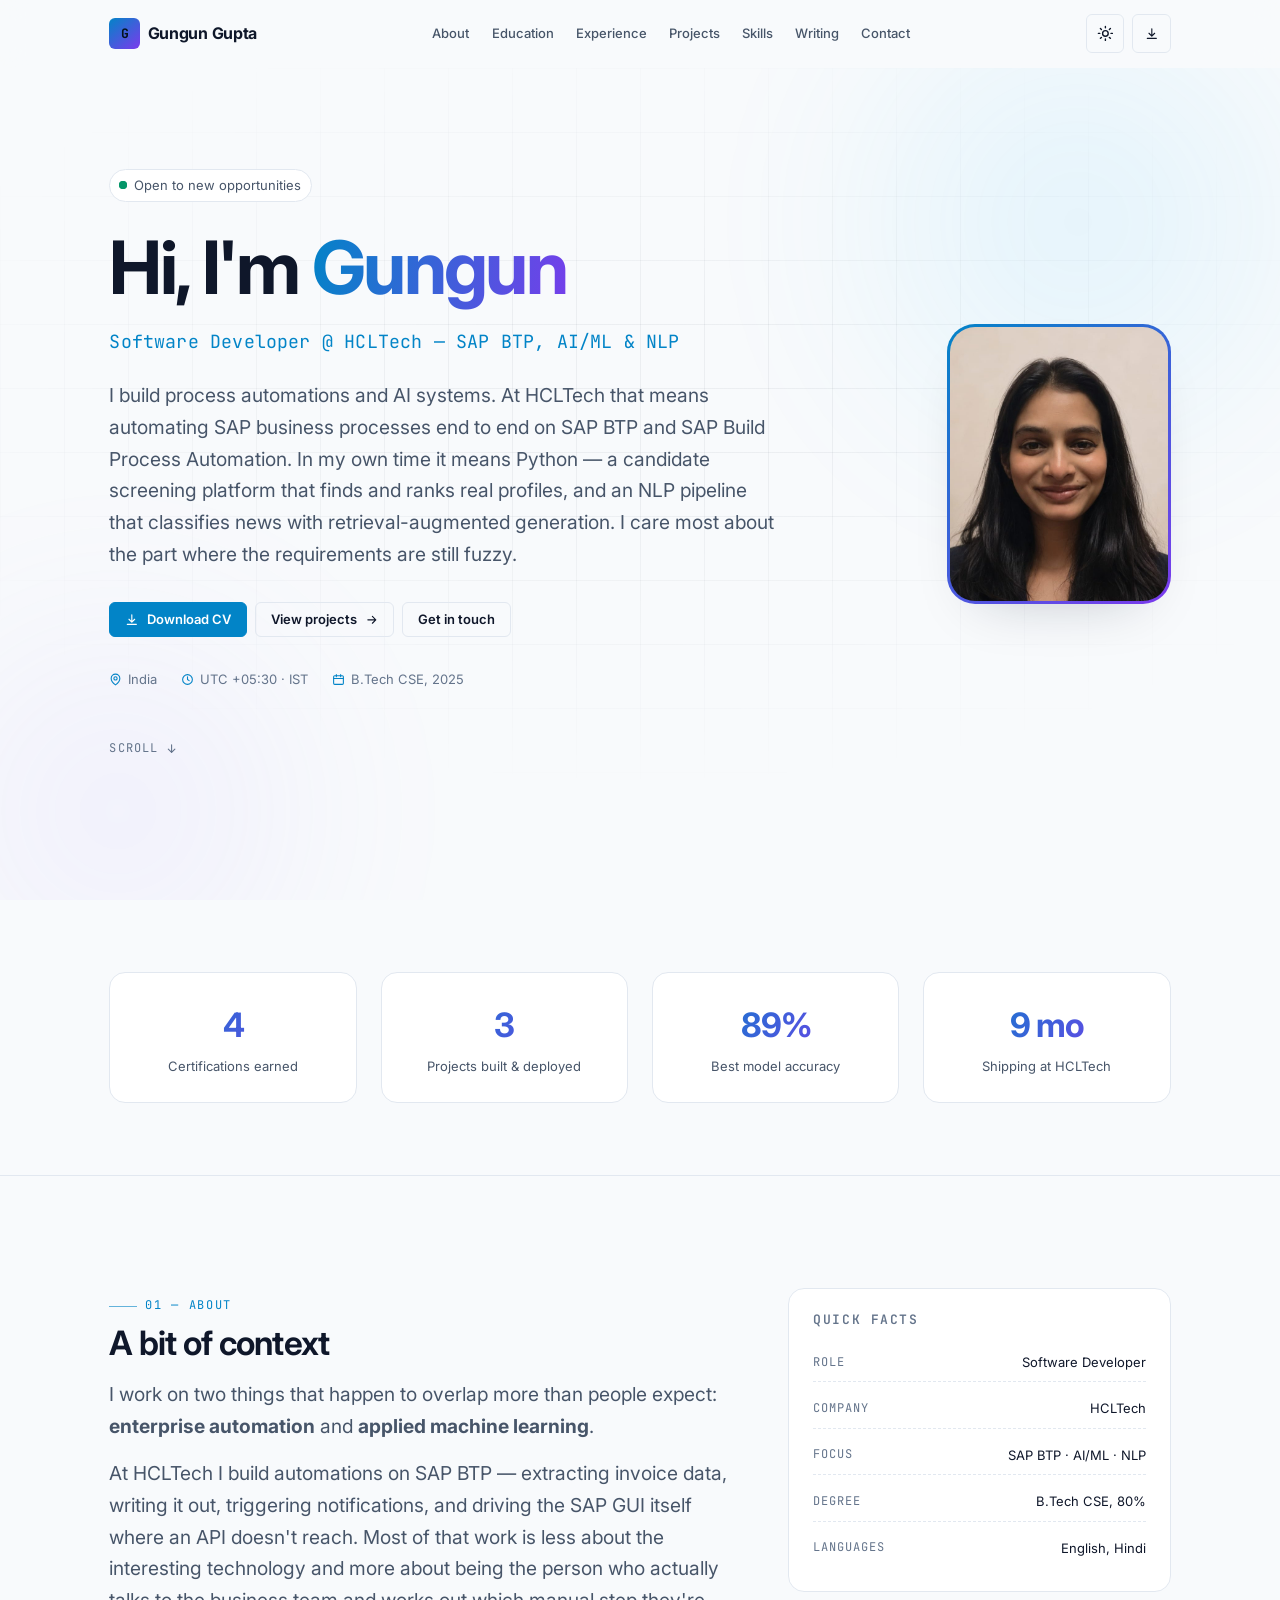
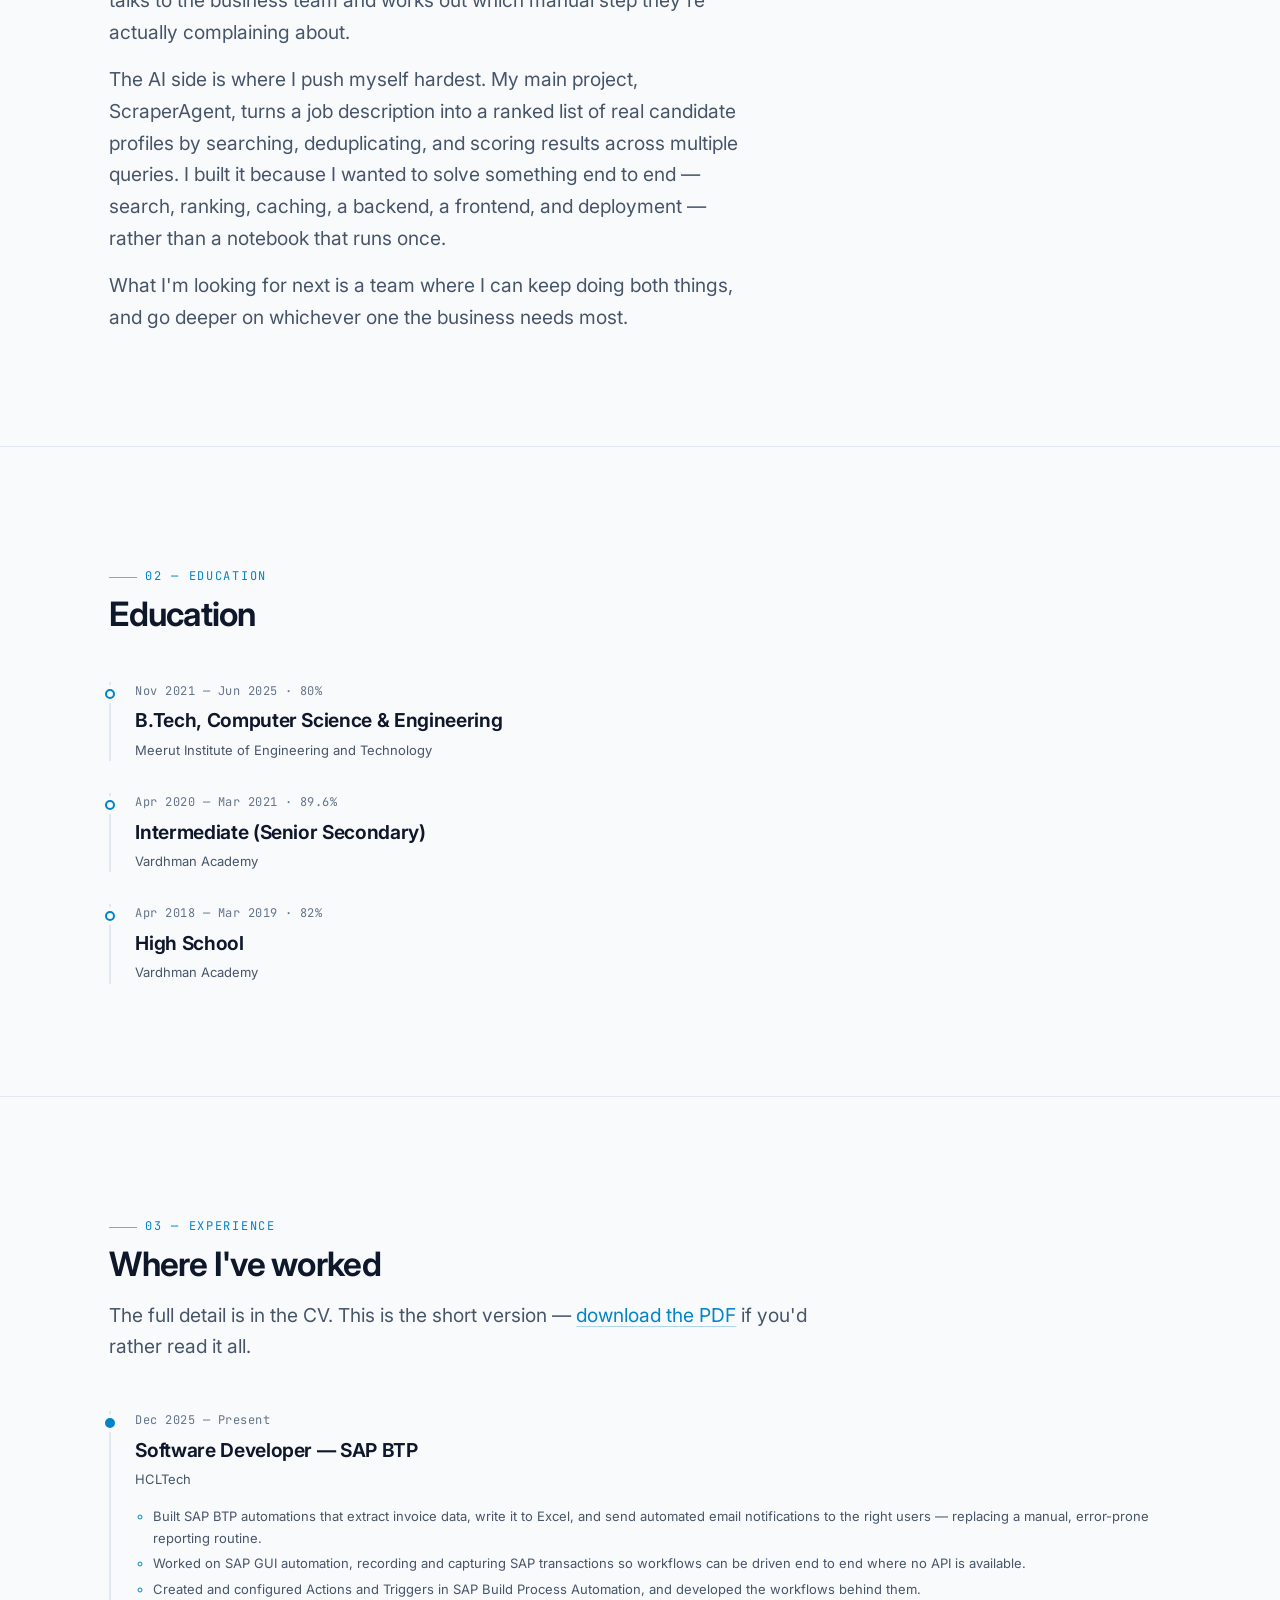
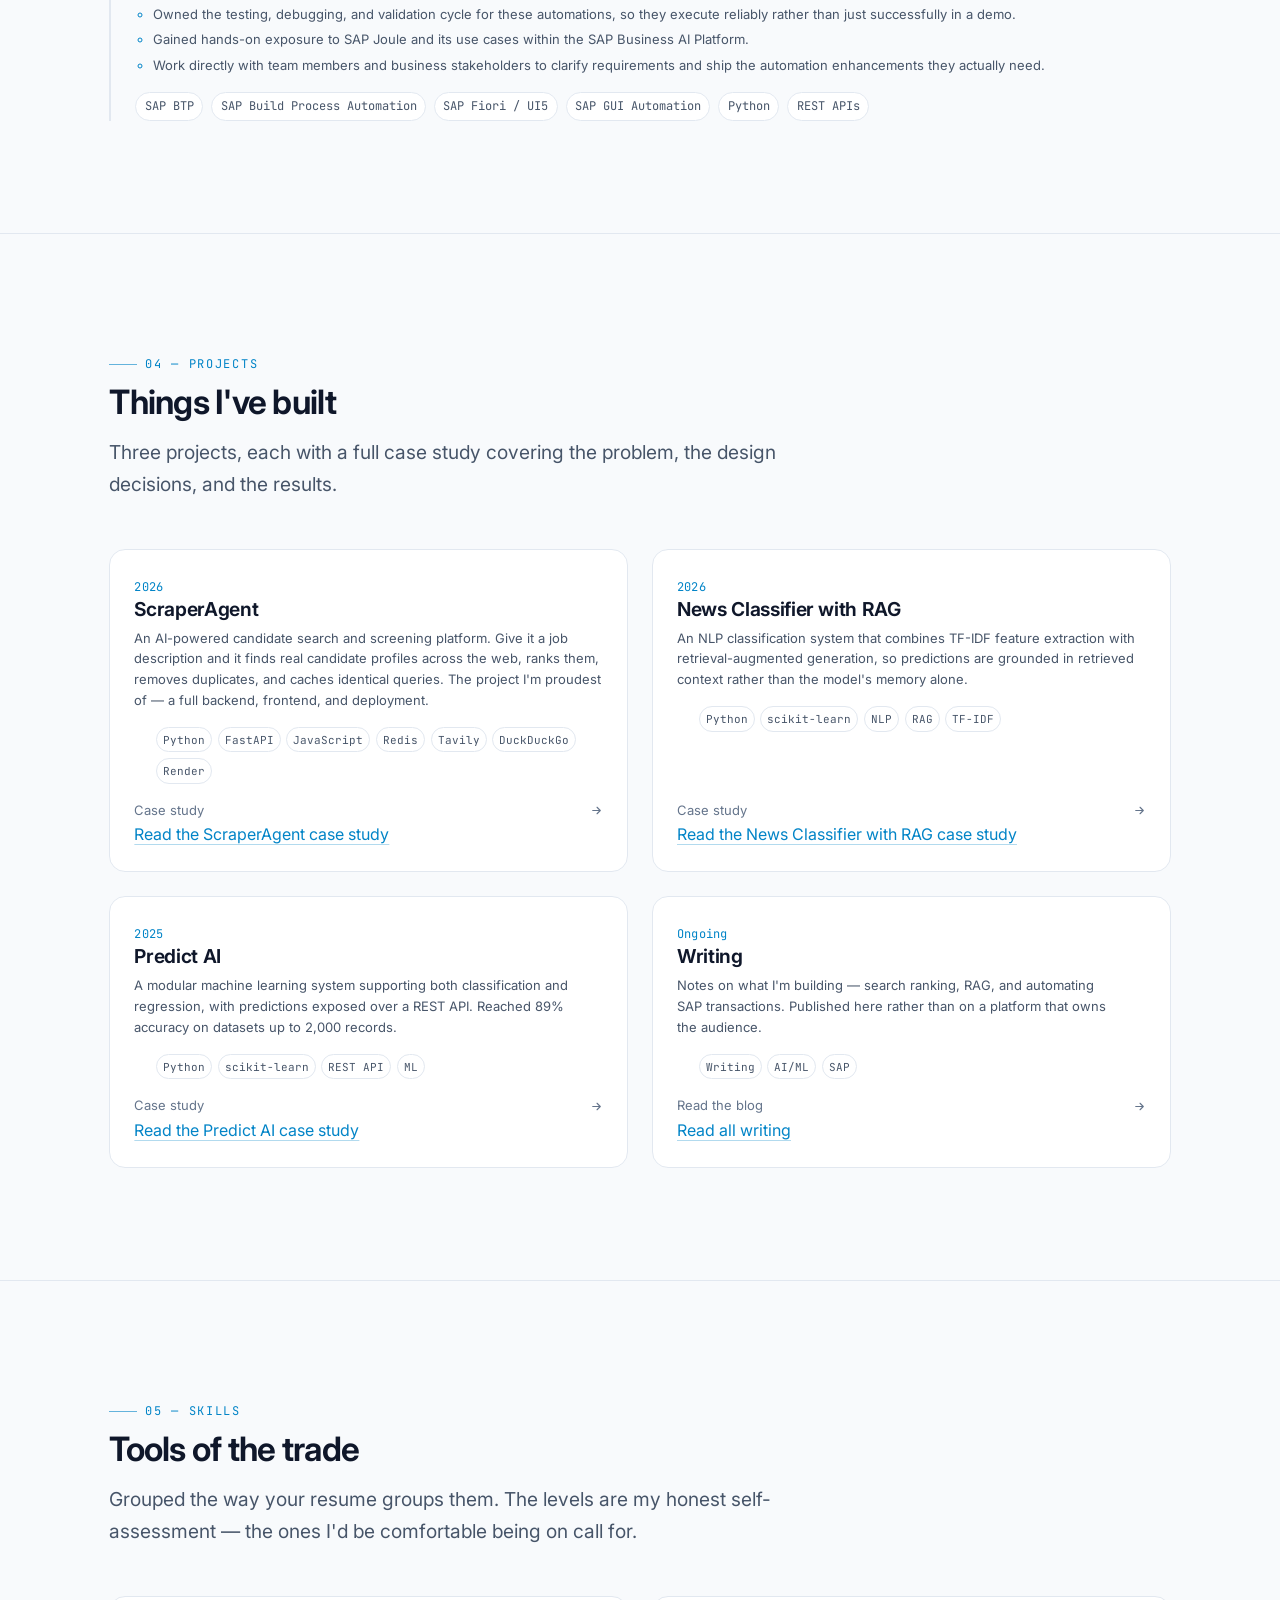
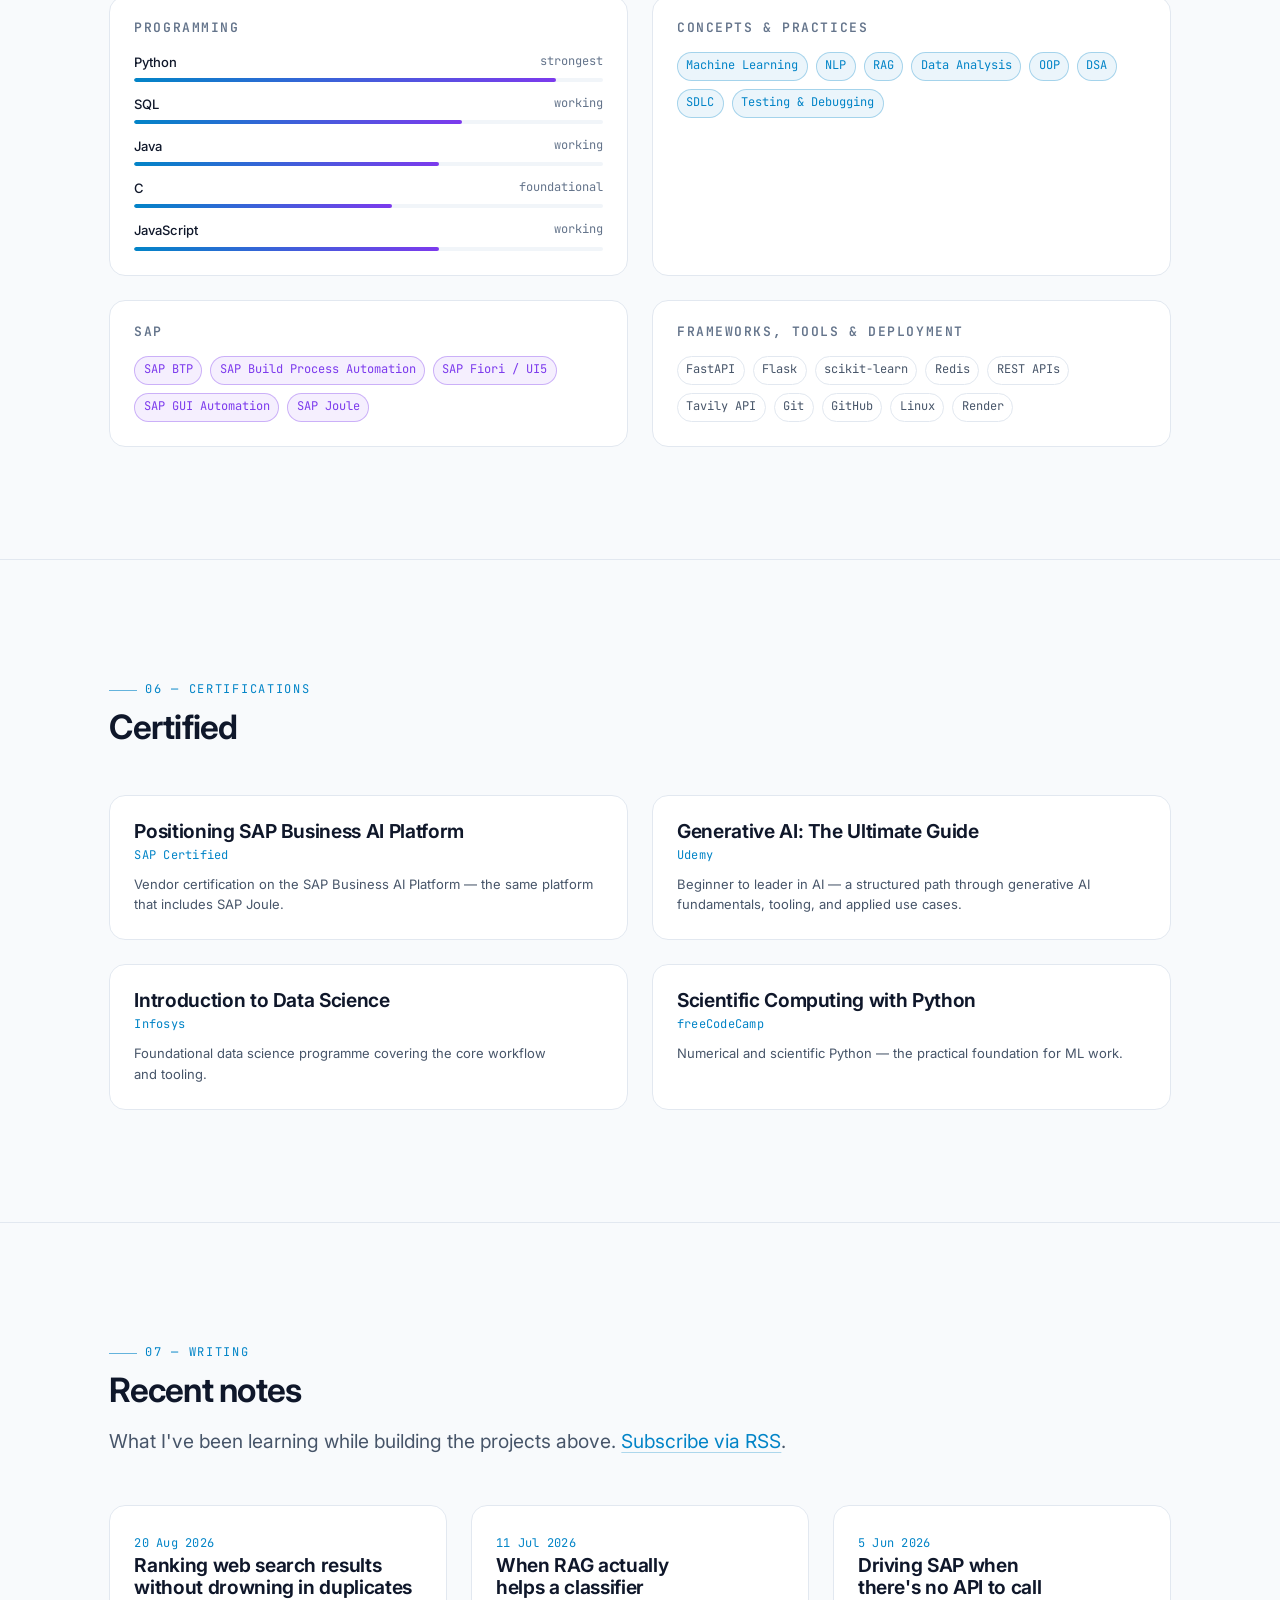
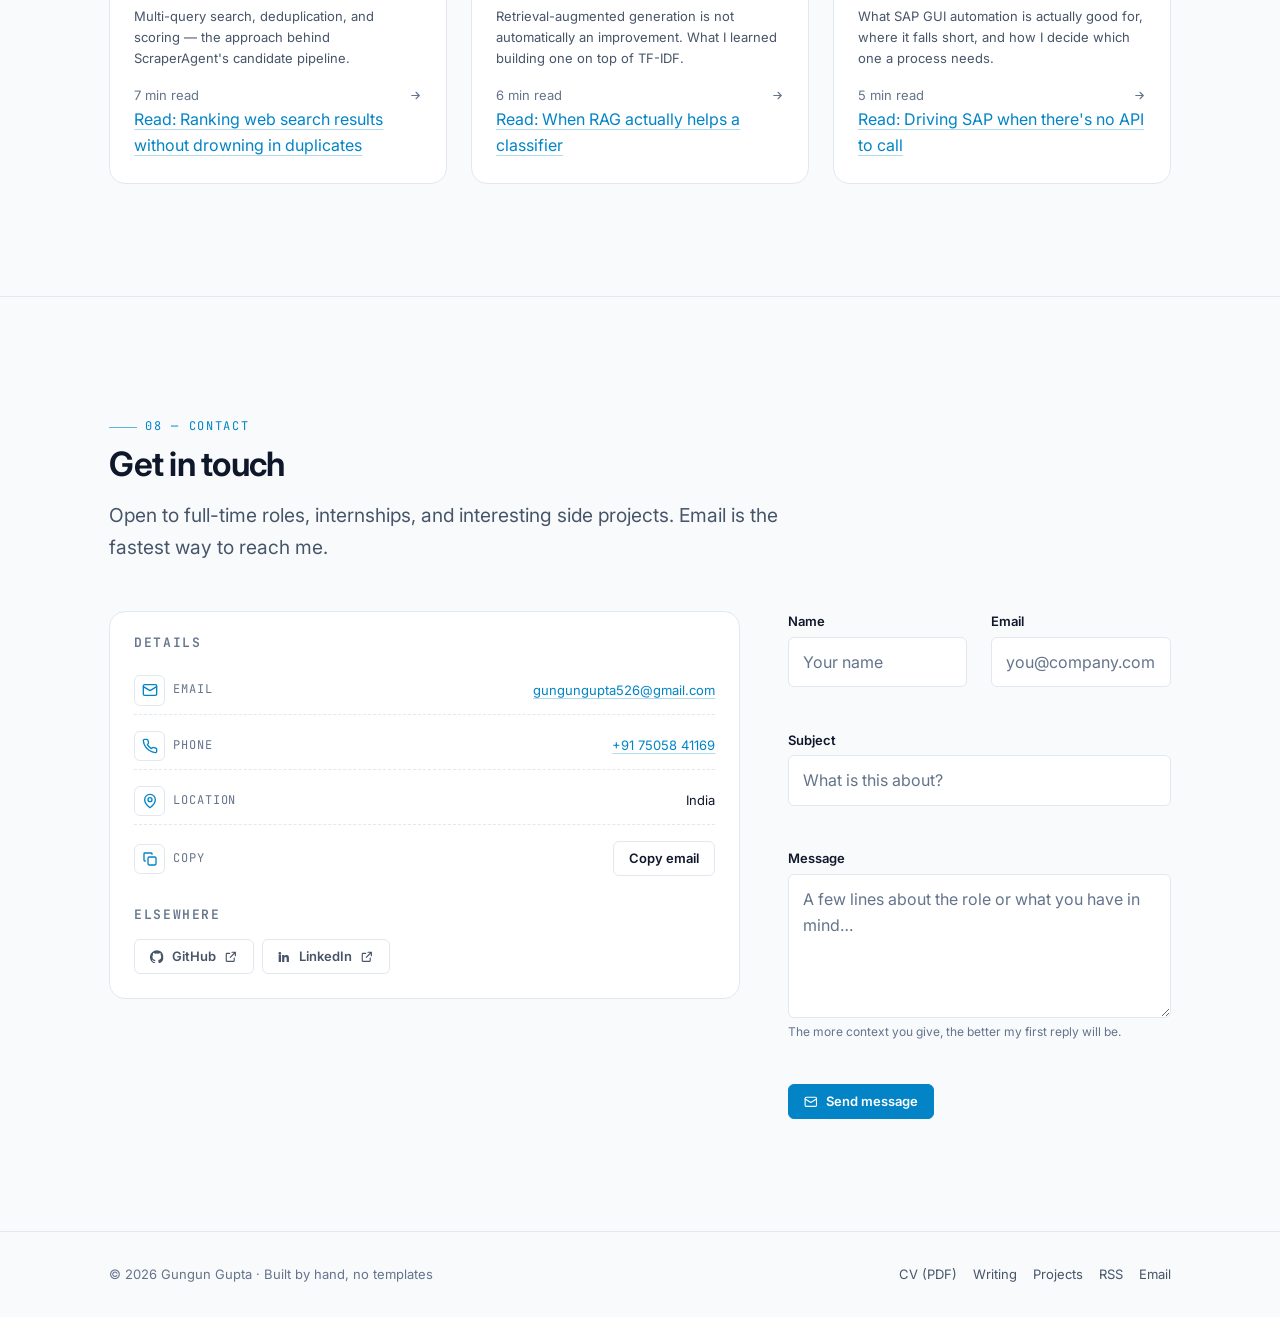
<file: index.html>
<!DOCTYPE html>
<html lang="en" data-theme="dark">
<head>
<meta charset="utf-8">
<meta name="viewport" content="width=device-width, initial-scale=1">

<!-- ============================================================
     SITE IDENTITY  ◄◄◄  1. EDIT THESE, then the same values in
     blog/index.html, projects/index.html, 404.html,
     sitemap.xml, feed.xml and robots.txt
     ============================================================ -->
<title>Gungun Gupta — Software Developer | SAP BTP, AI/ML &amp; NLP</title>
<meta name="description" content="Gungun Gupta is a software developer at HCLTech working on SAP BTP, SAP Build Process Automation, and AI/ML systems in Python. Projects, experience, and certifications.">
<meta name="author" content="Gungun Gupta">
<link rel="canonical" href="https://gungungupta7525.github.io/MyProfile/">

<!-- Open Graph / social preview -->
<meta property="og:type" content="website">
<meta property="og:title" content="Gungun Gupta — Software Developer | SAP BTP, AI/ML &amp; NLP">
<meta property="og:description" content="SAP BTP automation, SAP Build Process Automation, and AI/ML systems in Python. Projects, experience, and certifications.">
<meta property="og:url" content="https://gungungupta7525.github.io/MyProfile/">
<meta property="og:image" content="https://gungungupta7525.github.io/MyProfile/assets/img/og-image.svg">
<meta property="og:site_name" content="Gungun Gupta">
<meta name="twitter:card" content="summary_large_image">
<meta name="twitter:title" content="Gungun Gupta — Software Developer">
<meta name="twitter:description" content="SAP BTP automation and AI/ML systems in Python.">
<meta name="twitter:image" content="https://gungungupta7525.github.io/MyProfile/assets/img/og-image.svg">

<meta name="theme-color" content="#070a10">
<meta name="color-scheme" content="dark light">
<link rel="icon" href="assets/img/favicon.svg" type="image/svg+xml">
<link rel="apple-touch-icon" href="assets/img/apple-touch-icon.png">
<link rel="manifest" href="manifest.webmanifest">
<link rel="alternate" type="application/rss+xml" title="Gungun Gupta — Writing" href="feed.xml">

<!-- Fonts: preconnect, then load -->
<link rel="preconnect" href="https://fonts.googleapis.com">
<link rel="preconnect" href="https://fonts.gstatic.com" crossorigin>
<link rel="stylesheet" href="https://fonts.googleapis.com/css2?family=Inter:wght@400;500;600;700&family=JetBrains+Mono:wght@400;500;600&display=swap">

<link rel="stylesheet" href="assets/css/style.css">

<!-- Apply the saved theme before first paint so there is no flash of dark
     background on a light-theme reload. -->
<script>
  (function () {
    try {
      var saved = localStorage.getItem("theme");
      var system = window.matchMedia("(prefers-color-scheme: light)").matches ? "light" : "dark";
      document.documentElement.setAttribute("data-theme", saved || system);
    } catch (e) {}
  })();
</script>
</head>

<body>

<!-- Icon sprite. Reference one with an SVG element whose href points at a
     symbol id, e.g. href="#icon-mail". The full sprite only lives on this
     page; subpages inline the two or three icons they need. -->
<svg width="0" height="0" style="position:absolute" aria-hidden="true" focusable="false">
  <defs>
    <symbol id="icon-sun" viewBox="0 0 24 24" fill="none" stroke="currentColor" stroke-width="2" stroke-linecap="round">
      <circle cx="12" cy="12" r="4"/><path d="M12 2v2M12 20v2M4.9 4.9l1.4 1.4M17.7 17.7l1.4 1.4M2 12h2M20 12h2M4.9 19.1l1.4-1.4M17.7 6.3l1.4-1.4"/>
    </symbol>
    <symbol id="icon-moon" viewBox="0 0 24 24" fill="none" stroke="currentColor" stroke-width="2" stroke-linecap="round" stroke-linejoin="round">
      <path d="M21 12.8A9 9 0 1 1 11.2 3a7 7 0 0 0 9.8 9.8z"/>
    </symbol>
    <symbol id="icon-arrow-right" viewBox="0 0 24 24" fill="none" stroke="currentColor" stroke-width="2" stroke-linecap="round" stroke-linejoin="round"><path d="M5 12h14M13 6l6 6-6 6"/></symbol>
    <symbol id="icon-arrow-down" viewBox="0 0 24 24" fill="none" stroke="currentColor" stroke-width="2" stroke-linecap="round" stroke-linejoin="round"><path d="M12 5v14M6 13l6 6 6-6"/></symbol>
    <symbol id="icon-arrow-up-left" viewBox="0 0 24 24" fill="none" stroke="currentColor" stroke-width="2" stroke-linecap="round" stroke-linejoin="round"><path d="M17 17 7 7M7 7h10M7 7v10"/></symbol>
    <symbol id="icon-location" viewBox="0 0 24 24" fill="none" stroke="currentColor" stroke-width="2" stroke-linecap="round" stroke-linejoin="round"><path d="M20 10c0 6-8 12-8 12s-8-6-8-12a8 8 0 0 1 16 0z"/><circle cx="12" cy="10" r="3"/></symbol>
    <symbol id="icon-mail" viewBox="0 0 24 24" fill="none" stroke="currentColor" stroke-width="2" stroke-linecap="round" stroke-linejoin="round"><rect x="2" y="4" width="20" height="16" rx="2"/><path d="m2 7 10 6 10-6"/></symbol>
    <symbol id="icon-phone" viewBox="0 0 24 24" fill="none" stroke="currentColor" stroke-width="2" stroke-linecap="round" stroke-linejoin="round"><path d="M22 16.9v3a2 2 0 0 1-2.2 2 19.8 19.8 0 0 1-8.6-3.1 19.5 19.5 0 0 1-6-6A19.8 19.8 0 0 1 2 4.2 2 2 0 0 1 4 2h3a2 2 0 0 1 2 1.7c.1 1 .4 1.9.7 2.8a2 2 0 0 1-.5 2.1L8.1 9.9a16 16 0 0 0 6 6l1.3-1.1a2 2 0 0 1 2.1-.5c.9.3 1.8.6 2.8.7a2 2 0 0 1 1.7 2z"/></symbol>
    <symbol id="icon-github" viewBox="0 0 24 24" fill="currentColor"><path d="M12 .5a12 12 0 0 0-3.8 23.4c.6.1.8-.3.8-.6v-2c-3.3.7-4-1.6-4-1.6-.6-1.4-1.4-1.8-1.4-1.8-1-.7.1-.7.1-.7 1.2.1 1.8 1.2 1.8 1.2 1 1.8 2.8 1.3 3.5 1 .1-.8.4-1.3.7-1.6-2.7-.3-5.5-1.3-5.5-5.9 0-1.3.5-2.4 1.2-3.2-.1-.3-.5-1.5.1-3.2 0 0 1-.3 3.3 1.2a11.5 11.5 0 0 1 6 0C17.4 5 18.4 5.3 18.4 5.3c.6 1.7.2 2.9.1 3.2.8.8 1.2 1.9 1.2 3.2 0 4.6-2.8 5.6-5.5 5.9.4.4.8 1.1.8 2.2v3.3c0 .3.2.7.8.6A12 12 0 0 0 12 .5z"/></symbol>
    <symbol id="icon-linkedin" viewBox="0 0 24 24" fill="currentColor"><path d="M4.98 3.5a2.5 2.5 0 1 0 0 5 2.5 2.5 0 0 0 0-5zM3 9h4v12H3zM9 9h3.8v1.7h.1a4.2 4.2 0 0 1 3.8-2.1c4 0 4.3 2.5 4.3 5.9V21h-4v-5.6c0-1.3 0-3-1.9-3s-2.2 1.4-2.2 2.9V21H9z"/></symbol>
    <symbol id="icon-download" viewBox="0 0 24 24" fill="none" stroke="currentColor" stroke-width="2" stroke-linecap="round" stroke-linejoin="round"><path d="M12 3v12M7 11l5 5 5-5M4 20h16"/></symbol>
    <symbol id="icon-external" viewBox="0 0 24 24" fill="none" stroke="currentColor" stroke-width="2" stroke-linecap="round" stroke-linejoin="round"><path d="M14 4h6v6M20 4l-9 9M18 14v5a1 1 0 0 1-1 1H5a1 1 0 0 1-1-1V7a1 1 0 0 1 1-1h5"/></symbol>
    <symbol id="icon-copy" viewBox="0 0 24 24" fill="none" stroke="currentColor" stroke-width="2" stroke-linecap="round" stroke-linejoin="round"><rect x="9" y="9" width="12" height="12" rx="2"/><path d="M5 15H4a1 1 0 0 1-1-1V4a1 1 0 0 1 1-1h10a1 1 0 0 1 1 1v1"/></symbol>
    <symbol id="icon-calendar" viewBox="0 0 24 24" fill="none" stroke="currentColor" stroke-width="2" stroke-linecap="round" stroke-linejoin="round"><rect x="3" y="5" width="18" height="16" rx="2"/><path d="M3 10h18M8 3v4M16 3v4"/></symbol>
    <symbol id="icon-clock" viewBox="0 0 24 24" fill="none" stroke="currentColor" stroke-width="2" stroke-linecap="round" stroke-linejoin="round"><circle cx="12" cy="12" r="9"/><path d="M12 7v5l3 2"/></symbol>
    <symbol id="icon-check" viewBox="0 0 24 24" fill="none" stroke="currentColor" stroke-width="2.5" stroke-linecap="round" stroke-linejoin="round"><path d="M20 6 9 17l-5-5"/></symbol>
  </defs>
</svg>

<a class="skip-link" href="#main">Skip to content</a>

<!-- ===================== HEADER ===================== -->
<header class="header" data-header>
  <div class="container header__inner">

    <a class="brand" href="index.html">
      <span class="brand__mark" aria-hidden="true">G</span>
      <span>Gungun Gupta</span>
    </a>

    <nav class="nav" data-nav aria-label="Primary">
      <a class="nav__link" href="#about">About</a>
      <a class="nav__link" href="#education">Education</a>
      <a class="nav__link" href="#experience">Experience</a>
      <a class="nav__link" href="#projects">Projects</a>
      <a class="nav__link" href="#skills">Skills</a>
      <a class="nav__link" href="blog/">Writing</a>
      <a class="nav__link" href="#contact">Contact</a>
    </nav>

    <div class="header__actions">
      <button class="btn btn--ghost btn--icon theme-toggle" type="button"
              data-theme-toggle aria-label="Switch to light theme" aria-pressed="false">
        <svg class="theme-toggle__moon" aria-hidden="true"><use href="#icon-moon"/></svg>
        <svg class="theme-toggle__sun" aria-hidden="true"><use href="#icon-sun"/></svg>
      </button>

      <a class="btn btn--ghost btn--icon" href="cv/gungun-cv.pdf" download
         aria-label="Download CV as PDF" title="Download CV (PDF)">
        <svg class="btn__icon" aria-hidden="true"><use href="#icon-download"/></svg>
      </a>

      <button class="nav-toggle" type="button" data-nav-toggle
              aria-expanded="false" aria-label="Open menu">
        <span class="nav-toggle__bars" aria-hidden="true"></span>
      </button>
    </div>

  </div>
</header>

<main id="main">

  <!-- ===================== HERO ===================== -->
  <section class="hero">
    <div class="hero__glow hero__glow--1" aria-hidden="true"></div>
    <div class="hero__glow hero__glow--2" aria-hidden="true"></div>
    <div class="hero__grid" aria-hidden="true"></div>

    <div class="container hero__inner hero__inner--portrait">

      <div>
        <p class="hero__status">
          <span class="hero__status-dot" aria-hidden="true"></span>
          Open to new opportunities
        </p>

        <h1 class="hero__title">Hi, I'm <em>Gungun</em></h1>

        <p class="hero__role">
          Software Developer @ HCLTech — SAP BTP, AI/ML &amp; NLP
        </p>

        <!-- Written from the SUMMARY section of your resume. Reword freely —
             this is the one paragraph every visitor and every recruiter reads. -->
        <p class="hero__summary">
          I build process automations and AI systems. At HCLTech that means
          automating SAP business processes end to end on SAP BTP and SAP Build
          Process Automation. In my own time it means Python — a candidate
          screening platform that finds and ranks real profiles, and an NLP
          pipeline that classifies news with retrieval-augmented generation.
          I care most about the part where the requirements are still fuzzy.
        </p>

        <div class="hero__actions btn-row">
          <a class="btn btn--primary" href="cv/gungun-cv.pdf" download>
            <svg class="btn__icon" aria-hidden="true"><use href="#icon-download"/></svg>
            Download CV
          </a>
          <a class="btn btn--ghost" href="#projects">
            View projects
            <svg class="btn__icon" aria-hidden="true"><use href="#icon-arrow-right"/></svg>
          </a>
          <a class="btn btn--ghost" href="#contact">Get in touch</a>
        </div>

        <!-- EDIT: add your city. Time zone is inferred from the phone number
             in your resume — change it if you list a different location. -->
        <div class="hero__meta">
          <span class="hero__meta-item">
            <svg aria-hidden="true"><use href="#icon-location"/></svg>
            <!-- TODO: your city -->
            India
          </span>
          <span class="hero__meta-item">
            <svg aria-hidden="true"><use href="#icon-clock"/></svg>
            UTC +05:30 · IST
          </span>
          <span class="hero__meta-item">
            <svg aria-hidden="true"><use href="#icon-calendar"/></svg>
            B.Tech CSE, 2025
          </span>
        </div>

        <a class="hero__scroll" href="#about">
          Scroll
          <svg aria-hidden="true"><use href="#icon-arrow-down"/></svg>
        </a>
      </div>

      <!-- ==============================================================
           ▼▼▼  YOUR PHOTO  ▼▼▼

           Already done: assets/img/portrait.jpg is a 708x885 (4:5) crop,
           framed on the head with your neck and shoulders visible.

           To replace it: crop to a 4:5 shape (portrait orientation) and
           save it over that path. The hero shows it in a rounded rectangle,
           so 4:5 is what fits without the browser re-cropping it. Around
           710x890 is plenty — it displays at most 224px wide.
           Keep the file under ~150KB so the page stays fast.

           If the file is ever missing, the letter "G" shows instead of a
           broken-image icon — no code changes needed either way.
           ============================================================== -->
      <div class="hero__portrait" data-portrait>
        <img src="assets/img/portrait.jpg" width="708" height="885"
             alt="Gungun Gupta" decoding="async">
        <span class="hero__portrait__initial" aria-hidden="true">G</span>
      </div>

    </div>
  </section>

  <!-- ===================== STATS =====================
       Every number here is taken from your resume. Do not inflate them —
       recruiters ask how you measured, and these are easy to check. -->
  <section class="section section--tight" aria-label="At a glance">
    <div class="container">
      <ul class="stats reveal">
        <li class="stats__item">
          <div class="stats__value"><span data-count-to="4" data-count-suffix="">4</span></div>
          <div class="stats__label">Certifications earned</div>
        </li>
        <li class="stats__item">
          <div class="stats__value"><span data-count-to="3" data-count-suffix="">3</span></div>
          <div class="stats__label">Projects built &amp; deployed</div>
        </li>
        <li class="stats__item">
          <div class="stats__value"><span data-count-to="89" data-count-suffix="%">89%</span></div>
          <div class="stats__label">Best model accuracy</div>
        </li>
        <li class="stats__item">
          <div class="stats__value"><span data-count-to="9" data-count-suffix=" mo">9 mo</span></div>
          <div class="stats__label">Shipping at HCLTech</div>
        </li>
      </ul>
    </div>
  </section>

  <!-- ===================== ABOUT ===================== -->
  <section class="section" id="about">
    <div class="container">
      <div class="split">
        <div class="reveal">
          <p class="section__eyebrow">01 — About</p>
          <h2>A bit of context</h2>

          <div class="section__lede">
            <p>
              I work on two things that happen to overlap more than people
              expect: <strong>enterprise automation</strong> and
              <strong>applied machine learning</strong>.
            </p>
            <p style="margin-top:var(--space-sm)">
              At HCLTech I build automations on SAP BTP — extracting invoice data,
              writing it out, triggering notifications, and driving the SAP GUI
              itself where an API doesn't reach. Most of that work is less about
              the interesting technology and more about being the person who
              actually talks to the business team and works out which manual step
              they're actually complaining about.
            </p>
            <p style="margin-top:var(--space-sm)">
              The AI side is where I push myself hardest. My main project,
              ScraperAgent, turns a job description into a ranked list of real
              candidate profiles by searching, deduplicating, and scoring results
              across multiple queries. I built it because I wanted to solve
              something end to end — search, ranking, caching, a backend, a
              frontend, and deployment — rather than a notebook that runs once.
            </p>
            <p style="margin-top:var(--space-sm)">
              What I'm looking for next is a team where I can keep doing both
              things, and go deeper on whichever one the business needs most.
            </p>
          </div>
        </div>

        <aside class="panel split--sticky reveal" aria-label="Quick facts">
          <h3 class="panel__title">Quick facts</h3>
          <ul class="contact-list">
            <li class="contact-list__item">
              <span class="contact-list__label">Role</span>
              <span class="contact-list__value">Software Developer</span>
            </li>
            <li class="contact-list__item">
              <span class="contact-list__label">Company</span>
              <span class="contact-list__value">HCLTech</span>
            </li>
            <li class="contact-list__item">
              <span class="contact-list__label">Focus</span>
              <span class="contact-list__value">SAP BTP · AI/ML · NLP</span>
            </li>
            <li class="contact-list__item">
              <span class="contact-list__label">Degree</span>
              <span class="contact-list__value">B.Tech CSE, 80%</span>
            </li>
            <li class="contact-list__item">
              <span class="contact-list__label">Languages</span>
              <span class="contact-list__value">English, Hindi</span>
            </li>
          </ul>
        </aside>
      </div>
    </div>
  </section>

  <!-- ===================== EDUCATION =====================
       Placed above Experience because for an early-career developer this is
       the first thing a recruiter filters on. -->
  <section class="section" id="education">
    <div class="container">
      <div class="section__head reveal">
        <p class="section__eyebrow">02 — Education</p>
        <h2>Education</h2>
      </div>

      <ol class="timeline">
        <li class="timeline__item reveal">
          <span class="timeline__period">Nov 2021 — Jun 2025 · 80%</span>
          <h3 class="timeline__role">B.Tech, Computer Science &amp; Engineering</h3>
          <p class="timeline__org">Meerut Institute of Engineering and Technology</p>
        </li>

        <li class="timeline__item reveal">
          <span class="timeline__period">Apr 2020 — Mar 2021 · 89.6%</span>
          <h3 class="timeline__role">Intermediate (Senior Secondary)</h3>
          <p class="timeline__org">Vardhman Academy</p>
        </li>

        <li class="timeline__item reveal">
          <span class="timeline__period">Apr 2018 — Mar 2019 · 82%</span>
          <h3 class="timeline__role">High School</h3>
          <p class="timeline__org">Vardhman Academy</p>
        </li>
      </ol>
    </div>
  </section>

  <!-- ===================== EXPERIENCE ===================== -->
  <section class="section" id="experience">
    <div class="container">
      <div class="section__head reveal">
        <p class="section__eyebrow">03 — Experience</p>
        <h2>Where I've worked</h2>
        <p class="section__lede">
          The full detail is in the CV. This is the short version —
          <a href="cv/gungun-cv.pdf" download>download the PDF</a> if you'd
          rather read it all.
        </p>
      </div>

      <ol class="timeline">
        <li class="timeline__item timeline__item--current reveal">
          <span class="timeline__period">Dec 2025 — Present</span>
          <h3 class="timeline__role">Software Developer — SAP BTP</h3>
          <p class="timeline__org">HCLTech</p>
          <div class="timeline__content">
            <ul>
              <li>
                Built SAP BTP automations that extract invoice data, write it to
                Excel, and send automated email notifications to the right users —
                replacing a manual, error-prone reporting routine.
              </li>
              <li>
                Worked on SAP GUI automation, recording and capturing SAP
                transactions so workflows can be driven end to end where no API
                is available.
              </li>
              <li>
                Created and configured Actions and Triggers in SAP Build Process
                Automation, and developed the workflows behind them.
              </li>
              <li>
                Owned the testing, debugging, and validation cycle for these
                automations, so they execute reliably rather than just
                successfully in a demo.
              </li>
              <li>
                Gained hands-on exposure to SAP Joule and its use cases within the
                SAP Business AI Platform.
              </li>
              <li>
                Work directly with team members and business stakeholders to
                clarify requirements and ship the automation enhancements they
                actually need.
              </li>
            </ul>
          </div>
          <ul class="pill-list" style="margin-top:var(--space-2xs)">
            <li class="pill">SAP BTP</li>
            <li class="pill">SAP Build Process Automation</li>
            <li class="pill">SAP Fiori / UI5</li>
            <li class="pill">SAP GUI Automation</li>
            <li class="pill">Python</li>
            <li class="pill">REST APIs</li>
          </ul>
        </li>
      </ol>
    </div>
  </section>

  <!-- ===================== PROJECTS ===================== -->
  <section class="section" id="projects">
    <div class="container">
      <div class="section__head reveal">
        <p class="section__eyebrow">04 — Projects</p>
        <h2>Things I've built</h2>
        <p class="section__lede">
          Three projects, each with a full case study covering the problem, the
          design decisions, and the results.
        </p>
      </div>

      <div class="grid grid--2">

        <article class="card card--link reveal">
          <p class="card__subtitle">2026</p>
          <h3 class="card__title">ScraperAgent</h3>
          <p class="card__body">
            An AI-powered candidate search and screening platform. Give it a job
            description and it finds real candidate profiles across the web,
            ranks them, removes duplicates, and caches identical queries. The
            project I'm proudest of — a full backend, frontend, and deployment.
          </p>
          <ul class="card__tags">
            <li class="pill">Python</li>
            <li class="pill">FastAPI</li>
            <li class="pill">JavaScript</li>
            <li class="pill">Redis</li>
            <li class="pill">Tavily</li>
            <li class="pill">DuckDuckGo</li>
            <li class="pill">Render</li>
          </ul>
          <p class="card__foot">
            <span>Case study</span>
            <svg class="card__arrow" aria-hidden="true"><use href="#icon-arrow-right"/></svg>
          </p>
          <a class="card__stretch" href="projects/scraperagent.html">Read the ScraperAgent case study</a>
        </article>

        <article class="card card--link reveal">
          <p class="card__subtitle">2026</p>
          <h3 class="card__title">News Classifier with RAG</h3>
          <p class="card__body">
            An NLP classification system that combines TF-IDF feature extraction
            with retrieval-augmented generation, so predictions are grounded in
            retrieved context rather than the model's memory alone.
          </p>
          <ul class="card__tags">
            <li class="pill">Python</li>
            <li class="pill">scikit-learn</li>
            <li class="pill">NLP</li>
            <li class="pill">RAG</li>
            <li class="pill">TF-IDF</li>
          </ul>
          <p class="card__foot">
            <span>Case study</span>
            <svg class="card__arrow" aria-hidden="true"><use href="#icon-arrow-right"/></svg>
          </p>
          <a class="card__stretch" href="projects/news-classifier-rag.html">Read the News Classifier with RAG case study</a>
        </article>

        <article class="card card--link reveal">
          <p class="card__subtitle">2025</p>
          <h3 class="card__title">Predict AI</h3>
          <p class="card__body">
            A modular machine learning system supporting both classification and
            regression, with predictions exposed over a REST API. Reached 89%
            accuracy on datasets up to 2,000 records.
          </p>
          <ul class="card__tags">
            <li class="pill">Python</li>
            <li class="pill">scikit-learn</li>
            <li class="pill">REST API</li>
            <li class="pill">ML</li>
          </ul>
          <p class="card__foot">
            <span>Case study</span>
            <svg class="card__arrow" aria-hidden="true"><use href="#icon-arrow-right"/></svg>
          </p>
          <a class="card__stretch" href="projects/predict-ai.html">Read the Predict AI case study</a>
        </article>

        <article class="card card--link reveal">
          <p class="card__subtitle">Ongoing</p>
          <h3 class="card__title">Writing</h3>
          <p class="card__body">
            Notes on what I'm building — search ranking, RAG, and automating SAP
            transactions. Published here rather than on a platform that owns the
            audience.
          </p>
          <ul class="card__tags">
            <li class="pill">Writing</li>
            <li class="pill">AI/ML</li>
            <li class="pill">SAP</li>
          </ul>
          <p class="card__foot">
            <span>Read the blog</span>
            <svg class="card__arrow" aria-hidden="true"><use href="#icon-arrow-right"/></svg>
          </p>
          <a class="card__stretch" href="blog/">Read all writing</a>
        </article>

      </div>
    </div>
  </section>

  <!-- ===================== SKILLS ===================== -->
  <section class="section" id="skills">
    <div class="container">
      <div class="section__head reveal">
        <p class="section__eyebrow">05 — Skills</p>
        <h2>Tools of the trade</h2>
        <p class="section__lede">
          Grouped the way your resume groups them. The levels are my honest
          self-assessment — the ones I'd be comfortable being on call for.
        </p>
      </div>

      <div class="grid grid--2">

        <div class="panel reveal">
          <h3 class="panel__title">Programming</h3>
          <ul class="skill-list">
            <li class="skill-list__item">
              <div class="skill-list__top">
                <span class="skill-list__name">Python</span>
                <span class="skill-list__level">strongest</span>
              </div>
              <div class="skill-list__track"><div class="skill-list__fill" style="width:90%"></div></div>
            </li>
            <li class="skill-list__item">
              <div class="skill-list__top">
                <span class="skill-list__name">SQL</span>
                <span class="skill-list__level">working</span>
              </div>
              <div class="skill-list__track"><div class="skill-list__fill" style="width:70%"></div></div>
            </li>
            <li class="skill-list__item">
              <div class="skill-list__top">
                <span class="skill-list__name">Java</span>
                <span class="skill-list__level">working</span>
              </div>
              <div class="skill-list__track"><div class="skill-list__fill" style="width:65%"></div></div>
            </li>
            <li class="skill-list__item">
              <div class="skill-list__top">
                <span class="skill-list__name">C</span>
                <span class="skill-list__level">foundational</span>
              </div>
              <div class="skill-list__track"><div class="skill-list__fill" style="width:55%"></div></div>
            </li>
            <li class="skill-list__item">
              <div class="skill-list__top">
                <span class="skill-list__name">JavaScript</span>
                <span class="skill-list__level">working</span>
              </div>
              <div class="skill-list__track"><div class="skill-list__fill" style="width:65%"></div></div>
            </li>
          </ul>
        </div>

        <div class="panel reveal">
          <h3 class="panel__title">Concepts &amp; Practices</h3>
          <ul class="pill-list">
            <li class="pill pill--accent">Machine Learning</li>
            <li class="pill pill--accent">NLP</li>
            <li class="pill pill--accent">RAG</li>
            <li class="pill pill--accent">Data Analysis</li>
            <li class="pill pill--accent">OOP</li>
            <li class="pill pill--accent">DSA</li>
            <li class="pill pill--accent">SDLC</li>
            <li class="pill pill--accent">Testing &amp; Debugging</li>
          </ul>
        </div>

        <div class="panel reveal">
          <h3 class="panel__title">SAP</h3>
          <ul class="pill-list">
            <li class="pill pill--accent-2">SAP BTP</li>
            <li class="pill pill--accent-2">SAP Build Process Automation</li>
            <li class="pill pill--accent-2">SAP Fiori / UI5</li>
            <li class="pill pill--accent-2">SAP GUI Automation</li>
            <li class="pill pill--accent-2">SAP Joule</li>
          </ul>
        </div>

        <div class="panel reveal">
          <h3 class="panel__title">Frameworks, Tools &amp; Deployment</h3>
          <ul class="pill-list">
            <li class="pill">FastAPI</li>
            <li class="pill">Flask</li>
            <li class="pill">scikit-learn</li>
            <li class="pill">Redis</li>
            <li class="pill">REST APIs</li>
            <li class="pill">Tavily API</li>
            <li class="pill">Git</li>
            <li class="pill">GitHub</li>
            <li class="pill">Linux</li>
            <li class="pill">Render</li>
          </ul>
        </div>

      </div>
    </div>
  </section>

  <!-- ===================== CERTIFICATIONS ===================== -->
  <section class="section" id="certifications">
    <div class="container">
      <div class="section__head reveal">
        <p class="section__eyebrow">06 — Certifications</p>
        <h2>Certified</h2>
      </div>

      <!-- EDIT: link each card to the certificate or course URL if you have
           one. Adds real credibility — a verified link beats a claim. -->
      <div class="grid grid--2">
        <article class="card reveal">
          <h3 class="card__title" style="font-size:var(--text-lg)">Positioning SAP Business AI Platform</h3>
          <p class="card__subtitle">SAP Certified</p>
          <p class="card__body">
            Vendor certification on the SAP Business AI Platform — the same
            platform that includes SAP Joule.
          </p>
        </article>

        <article class="card reveal">
          <h3 class="card__title" style="font-size:var(--text-lg)">Generative AI: The Ultimate Guide</h3>
          <p class="card__subtitle">Udemy</p>
          <p class="card__body">
            Beginner to leader in AI — a structured path through generative AI
            fundamentals, tooling, and applied use cases.
          </p>
        </article>

        <article class="card reveal">
          <h3 class="card__title" style="font-size:var(--text-lg)">Introduction to Data Science</h3>
          <p class="card__subtitle">Infosys</p>
          <p class="card__body">Foundational data science programme covering the core workflow and tooling.</p>
        </article>

        <article class="card reveal">
          <h3 class="card__title" style="font-size:var(--text-lg)">Scientific Computing with Python</h3>
          <p class="card__subtitle">freeCodeCamp</p>
          <p class="card__body">Numerical and scientific Python — the practical foundation for ML work.</p>
        </article>
      </div>
    </div>
  </section>

  <!-- ===================== WRITING ===================== -->
  <section class="section" id="writing">
    <div class="container">
      <div class="section__head reveal">
        <p class="section__eyebrow">07 — Writing</p>
        <h2>Recent notes</h2>
        <p class="section__lede">
          What I've been learning while building the projects above.
          <a href="feed.xml">Subscribe via RSS</a>.
        </p>
      </div>

      <!-- Keep these three in sync with blog/index.html, feed.xml, sitemap.xml -->
      <div class="grid grid--3">

        <article class="card card--link reveal">
          <p class="card__subtitle"><time datetime="2026-08-20">20 Aug 2026</time></p>
          <h3 class="card__title">Ranking web search results without drowning in duplicates</h3>
          <p class="card__body">
            Multi-query search, deduplication, and scoring — the approach behind
            ScraperAgent's candidate pipeline.
          </p>
          <p class="card__foot">
            <span>7 min read</span>
            <svg class="card__arrow" aria-hidden="true"><use href="#icon-arrow-right"/></svg>
          </p>
          <a class="card__stretch" href="blog/posts/ranking-web-search-results.html">Read: Ranking web search results without drowning in duplicates</a>
        </article>

        <article class="card card--link reveal">
          <p class="card__subtitle"><time datetime="2026-07-11">11 Jul 2026</time></p>
          <h3 class="card__title">When RAG actually helps a classifier</h3>
          <p class="card__body">
            Retrieval-augmented generation is not automatically an improvement.
            What I learned building one on top of TF-IDF.
          </p>
          <p class="card__foot">
            <span>6 min read</span>
            <svg class="card__arrow" aria-hidden="true"><use href="#icon-arrow-right"/></svg>
          </p>
          <a class="card__stretch" href="blog/posts/when-rag-helps-a-classifier.html">Read: When RAG actually helps a classifier</a>
        </article>

        <article class="card card--link reveal">
          <p class="card__subtitle"><time datetime="2026-06-05">5 Jun 2026</time></p>
          <h3 class="card__title">Driving SAP when there's no API to call</h3>
          <p class="card__body">
            What SAP GUI automation is actually good for, where it falls short,
            and how I decide which one a process needs.
          </p>
          <p class="card__foot">
            <span>5 min read</span>
            <svg class="card__arrow" aria-hidden="true"><use href="#icon-arrow-right"/></svg>
          </p>
          <a class="card__stretch" href="blog/posts/driving-sap-without-an-api.html">Read: Driving SAP when there's no API to call</a>
        </article>

      </div>
    </div>
  </section>

  <!-- ===================== CONTACT ===================== -->
  <section class="section" id="contact">
    <div class="container">
      <div class="section__head reveal">
        <p class="section__eyebrow">08 — Contact</p>
        <h2>Get in touch</h2>
        <p class="section__lede">
          Open to full-time roles, internships, and interesting side projects.
          Email is the fastest way to reach me.
        </p>
      </div>

      <div class="split">

        <div class="panel reveal">
          <h3 class="panel__title">Details</h3>
          <ul class="contact-list">
            <li class="contact-list__item">
              <span class="contact-list__icon"><svg aria-hidden="true"><use href="#icon-mail"/></svg></span>
              <span class="contact-list__label">Email</span>
              <a class="contact-list__value" href="mailto:gungungupta526@gmail.com">gungungupta526@gmail.com</a>
            </li>
            <li class="contact-list__item">
              <span class="contact-list__icon"><svg aria-hidden="true"><use href="#icon-phone"/></svg></span>
              <span class="contact-list__label">Phone</span>
              <a class="contact-list__value" href="tel:+917505841169">+91 75058 41169</a>
            </li>
            <li class="contact-list__item">
              <span class="contact-list__icon"><svg aria-hidden="true"><use href="#icon-location"/></svg></span>
              <span class="contact-list__label">Location</span>
              <!-- TODO: your city -->
              <span class="contact-list__value">India</span>
            </li>
            <li class="contact-list__item">
              <span class="contact-list__icon"><svg aria-hidden="true"><use href="#icon-copy"/></svg></span>
              <span class="contact-list__label">Copy</span>
              <button class="contact-list__value btn btn--ghost" type="button"
                      data-copy="gungungupta526@gmail.com" style="justify-self:end">
                <span data-copy-label>Copy email</span>
              </button>
            </li>
          </ul>

          <h3 class="panel__title" style="margin-top:var(--space-md)">Elsewhere</h3>
          <!--
            Social links. Both verified live.
            The X button was removed: x.com/gungungupta7525 returns 404, and a
            dead link on a portfolio looks worse than no button. If you ever
            create an account, re-add the #icon-x <symbol> to the sprite block
            near the top of this file, plus an <a> like the two below.
          -->
          <div class="social-row">
            <a class="btn btn--ghost" href="https://github.com/gungungupta7525" target="_blank" rel="noopener noreferrer">
              <svg class="btn__icon" aria-hidden="true"><use href="#icon-github"/></svg>
              GitHub
              <svg class="btn__icon" aria-hidden="true"><use href="#icon-external"/></svg>
              <span class="visually-hidden">(opens in a new tab)</span>
            </a>
            <a class="btn btn--ghost" href="https://www.linkedin.com/in/gungun-gupta-14325522b/" target="_blank" rel="noopener noreferrer">
              <svg class="btn__icon" aria-hidden="true"><use href="#icon-linkedin"/></svg>
              LinkedIn
              <svg class="btn__icon" aria-hidden="true"><use href="#icon-external"/></svg>
              <span class="visually-hidden">(opens in a new tab)</span>
            </a>
          </div>
        </div>

        <!--
          ►►►  FORM SETUP — pick one:
          1. Leave action="#" as-is: the form validates, then opens the
             visitor's email client with the message pre-filled. Works now,
             no accounts, no spam.
          2. Or paste a Formspree / Basin / Web3Forms endpoint into the
             action attribute and it will POST directly.
        -->
        <form class="form reveal" data-contact-form action="#"
              data-mailto="gungungupta526@gmail.com"
              data-subject="Portfolio enquiry"
              method="post" novalidate>

          <!-- Honeypot: invisible to people, tempting to bots -->
          <div class="hp-field" aria-hidden="true">
            <label for="company">Company (leave blank)</label>
            <input type="text" id="company" name="company" tabindex="-1" autocomplete="off">
          </div>

          <div class="form__row">
            <div class="field">
              <label class="field__label" for="name">Name</label>
              <input class="field__control" type="text" id="name" name="name"
                     autocomplete="name" placeholder="Your name" required>
              <p class="field__error" data-error-for="name" role="alert"></p>
            </div>
            <div class="field">
              <label class="field__label" for="email">Email</label>
              <input class="field__control" type="email" id="email" name="email"
                     autocomplete="email" placeholder="you@company.com" required>
              <p class="field__error" data-error-for="email" role="alert"></p>
            </div>
          </div>

          <div class="field">
            <label class="field__label" for="subject">Subject</label>
            <input class="field__control" type="text" id="subject" name="subject"
                   list="subject-options" placeholder="What is this about?">
            <datalist id="subject-options">
              <option value="Full-time opportunity"></option>
              <option value="Internship"></option>
              <option value="SAP BTP contract work"></option>
              <option value="Collaboration on a project"></option>
              <option value="Just saying hello"></option>
            </datalist>
            <p class="field__error" data-error-for="subject" role="alert"></p>
          </div>

          <div class="field">
            <label class="field__label" for="message">Message</label>
            <textarea class="field__control" id="message" name="message"
                      placeholder="A few lines about the role or what you have in mind…"
                      required minlength="10"></textarea>
            <p class="field__hint">The more context you give, the better my first reply will be.</p>
            <p class="field__error" data-error-for="message" role="alert"></p>
          </div>

          <div class="btn-row">
            <button class="btn btn--primary" type="submit">
              <svg class="btn__icon" aria-hidden="true"><use href="#icon-mail"/></svg>
              Send message
            </button>
          </div>

          <p class="form__status" data-form-status role="status" aria-live="polite"></p>
        </form>

      </div>
    </div>
  </section>

</main>

<!-- ===================== FOOTER ===================== -->
<footer class="footer">
  <div class="container footer__inner">
    <p>
      © <span data-year>2026</span> Gungun Gupta · Built by hand, no templates
    </p>
    <ul class="footer__links">
      <li><a href="cv/gungun-cv.pdf" download>CV (PDF)</a></li>
      <li><a href="blog/">Writing</a></li>
      <li><a href="projects/">Projects</a></li>
      <li><a href="feed.xml">RSS</a></li>
      <li><a href="mailto:gungungupta526@gmail.com">Email</a></li>
    </ul>
  </div>
</footer>

<script src="assets/js/main.js" defer></script>
</body>
</html>
</file>
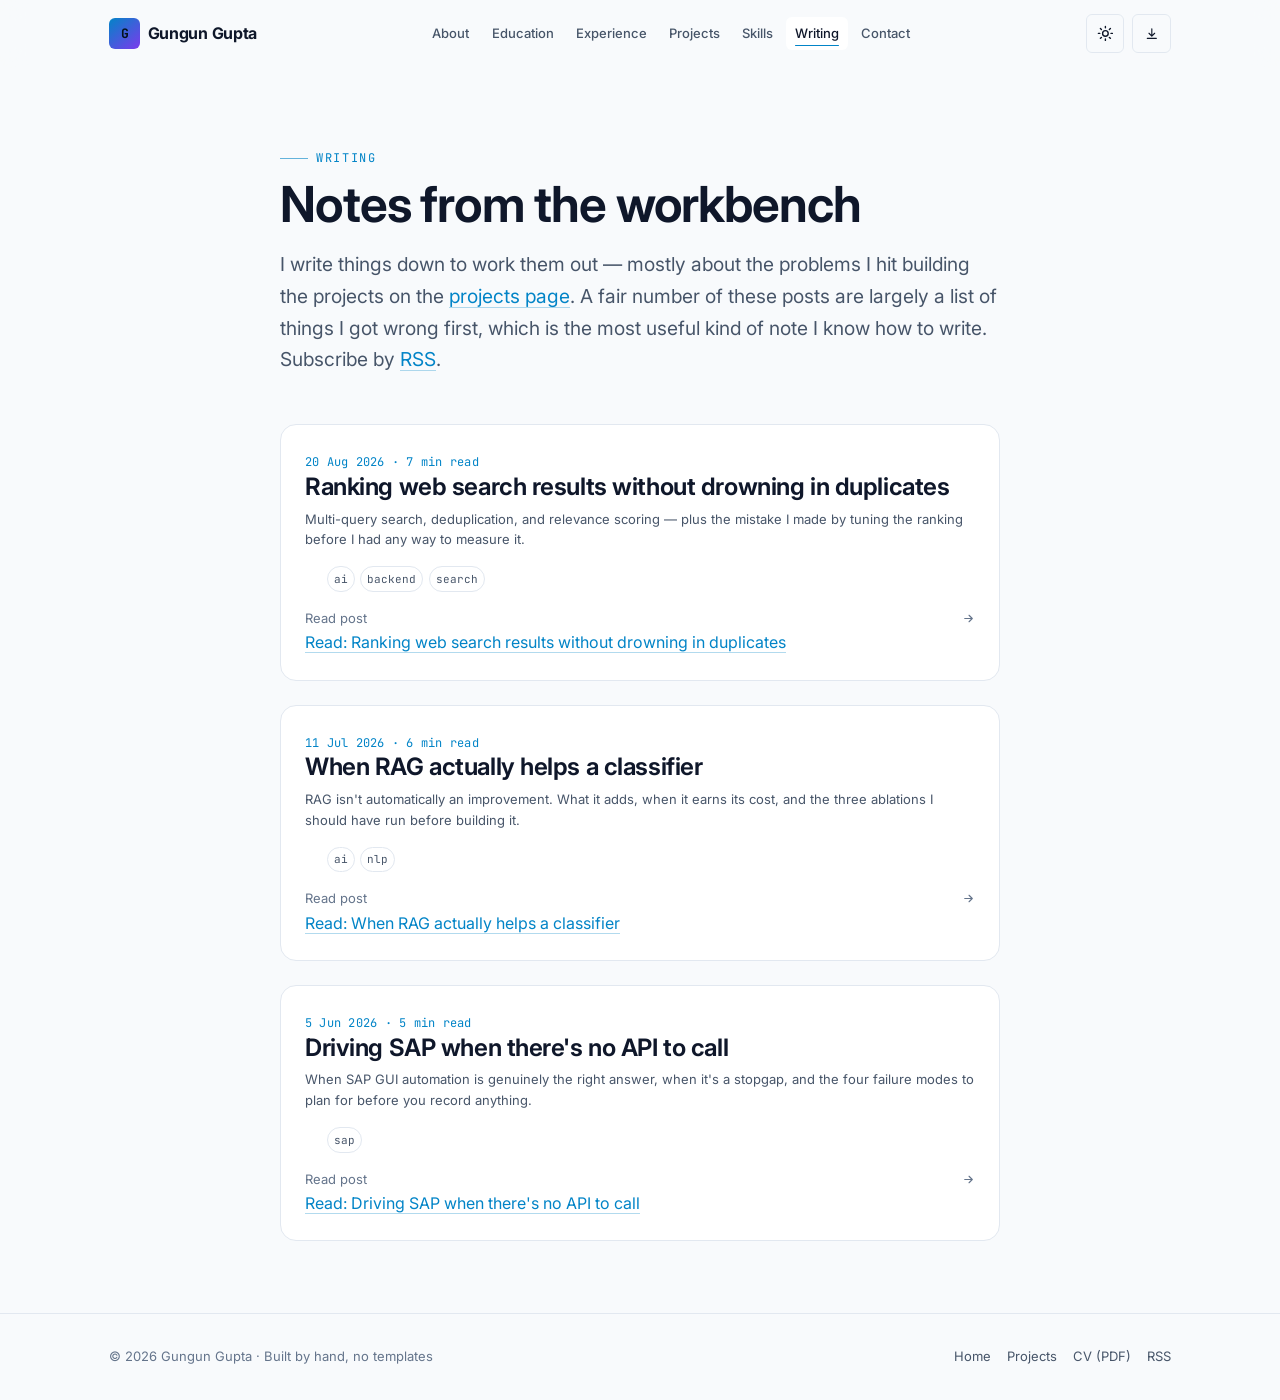
<file: blog/index.html>
<!DOCTYPE html>
<html lang="en" data-theme="dark">
<head>
<meta charset="utf-8">
<meta name="viewport" content="width=device-width, initial-scale=1">
<title>Writing — Gungun Gupta</title>
<meta name="description" content="Notes from Gungun Gupta on AI/ML, NLP, search ranking, and automating SAP processes.">
<link rel="canonical" href="https://gungungupta7525.github.io/MyProfile/blog/">

<meta property="og:type" content="website">
<meta property="og:title" content="Writing — Gungun Gupta">
<meta property="og:description" content="Notes on AI/ML, NLP, search ranking, and automating SAP processes.">
<meta property="og:url" content="https://gungungupta7525.github.io/MyProfile/blog/">
<meta property="og:image" content="https://gungungupta7525.github.io/MyProfile/assets/img/og-image.svg">
<meta name="twitter:card" content="summary_large_image">

<meta name="theme-color" content="#070a10">
<meta name="color-scheme" content="dark light">
<link rel="icon" href="../assets/img/favicon.svg" type="image/svg+xml">
<link rel="alternate" type="application/rss+xml" title="Gungun Gupta — Writing" href="../feed.xml">
<link rel="preconnect" href="https://fonts.googleapis.com">
<link rel="preconnect" href="https://fonts.gstatic.com" crossorigin>
<link rel="stylesheet" href="https://fonts.googleapis.com/css2?family=Inter:wght@400;500;600;700&family=JetBrains+Mono:wght@400;500;600&display=swap">
<link rel="stylesheet" href="../assets/css/style.css">
<script>
  (function () {
    try {
      var saved = localStorage.getItem("theme");
      var system = window.matchMedia("(prefers-color-scheme: light)").matches ? "light" : "dark";
      document.documentElement.setAttribute("data-theme", saved || system);
    } catch (e) {}
  })();
</script>
</head>
<body>

<svg width="0" height="0" style="position:absolute" aria-hidden="true" focusable="false">
  <defs>
    <symbol id="icon-sun" viewBox="0 0 24 24" fill="none" stroke="currentColor" stroke-width="2" stroke-linecap="round"><circle cx="12" cy="12" r="4"/><path d="M12 2v2M12 20v2M4.9 4.9l1.4 1.4M17.7 17.7l1.4 1.4M2 12h2M20 12h2M4.9 19.1l1.4-1.4M17.7 6.3l1.4-1.4"/></symbol>
    <symbol id="icon-moon" viewBox="0 0 24 24" fill="none" stroke="currentColor" stroke-width="2" stroke-linecap="round" stroke-linejoin="round"><path d="M21 12.8A9 9 0 1 1 11.2 3a7 7 0 0 0 9.8 9.8z"/></symbol>
    <symbol id="icon-arrow-right" viewBox="0 0 24 24" fill="none" stroke="currentColor" stroke-width="2" stroke-linecap="round" stroke-linejoin="round"><path d="M5 12h14M13 6l6 6-6 6"/></symbol>
  </defs>
</svg>

<a class="skip-link" href="#main">Skip to content</a>

<header class="header" data-header>
  <div class="container header__inner">
    <a class="brand" href="../">
      <span class="brand__mark" aria-hidden="true">G</span>
      <span>Gungun Gupta</span>
    </a>
    <nav class="nav" data-nav aria-label="Primary">
      <a class="nav__link" href="../#about">About</a>
      <a class="nav__link" href="../#education">Education</a>
      <a class="nav__link" href="../#experience">Experience</a>
      <a class="nav__link" href="../projects/">Projects</a>
      <a class="nav__link" href="../#skills">Skills</a>
      <a class="nav__link" href="../blog/" aria-current="page">Writing</a>
      <a class="nav__link" href="../#contact">Contact</a>
    </nav>
    <div class="header__actions">
      <button class="btn btn--ghost btn--icon theme-toggle" type="button"
              data-theme-toggle aria-label="Switch to light theme" aria-pressed="false">
        <svg class="theme-toggle__moon" aria-hidden="true"><use href="#icon-moon"/></svg>
        <svg class="theme-toggle__sun" aria-hidden="true"><use href="#icon-sun"/></svg>
      </button>
      <a class="btn btn--ghost btn--icon" href="../cv/gungun-cv.pdf" download
         aria-label="Download CV as PDF" title="Download CV (PDF)">
        <svg class="btn__icon" aria-hidden="true" viewBox="0 0 24 24" fill="none" stroke="currentColor" stroke-width="2" stroke-linecap="round" stroke-linejoin="round"><path d="M12 3v12M7 11l5 5 5-5M4 20h16"/></svg>
      </a>
      <button class="nav-toggle" type="button" data-nav-toggle
              aria-expanded="false" aria-label="Open menu">
        <span class="nav-toggle__bars" aria-hidden="true"></span>
      </button>
    </div>
  </div>
</header>

<main id="main">

  <section class="section section--tight">
    <div class="container container--prose">
      <p class="section__eyebrow reveal">Writing</p>
      <h1 class="reveal">Notes from the workbench</h1>
      <p class="section__lede reveal">
        I write things down to work them out — mostly about the problems I hit
        building the projects on the
        <a href="../projects/">projects page</a>. A fair number of these posts are
        largely a list of things I got wrong first, which is the most useful kind
        of note I know how to write. Subscribe by <a href="../feed.xml">RSS</a>.
      </p>

      <!-- Add a new <article> at the top for each new post. Newest first. -->
      <div class="grid" style="margin-top:var(--space-xl)">

        <article class="card card--link reveal">
          <p class="card__subtitle">
            <time datetime="2026-08-20">20 Aug 2026</time> · 7 min read
          </p>
          <h2 class="card__title" style="font-size:var(--text-xl)">
            Ranking web search results without drowning in duplicates
          </h2>
          <p class="card__body">
            Multi-query search, deduplication, and relevance scoring — plus the
            mistake I made by tuning the ranking before I had any way to measure it.
          </p>
          <ul class="card__tags">
            <li class="pill">ai</li>
            <li class="pill">backend</li>
            <li class="pill">search</li>
          </ul>
          <p class="card__foot">
            <span>Read post</span>
            <svg class="card__arrow" aria-hidden="true"><use href="#icon-arrow-right"/></svg>
          </p>
          <a class="card__stretch" href="posts/ranking-web-search-results.html">Read: Ranking web search results without drowning in duplicates</a>
        </article>

        <article class="card card--link reveal">
          <p class="card__subtitle">
            <time datetime="2026-07-11">11 Jul 2026</time> · 6 min read
          </p>
          <h2 class="card__title" style="font-size:var(--text-xl)">
            When RAG actually helps a classifier
          </h2>
          <p class="card__body">
            RAG isn't automatically an improvement. What it adds, when it earns its
            cost, and the three ablations I should have run before building it.
          </p>
          <ul class="card__tags">
            <li class="pill">ai</li>
            <li class="pill">nlp</li>
          </ul>
          <p class="card__foot">
            <span>Read post</span>
            <svg class="card__arrow" aria-hidden="true"><use href="#icon-arrow-right"/></svg>
          </p>
          <a class="card__stretch" href="posts/when-rag-helps-a-classifier.html">Read: When RAG actually helps a classifier</a>
        </article>

        <article class="card card--link reveal">
          <p class="card__subtitle">
            <time datetime="2026-06-05">5 Jun 2026</time> · 5 min read
          </p>
          <h2 class="card__title" style="font-size:var(--text-xl)">
            Driving SAP when there's no API to call
          </h2>
          <p class="card__body">
            When SAP GUI automation is genuinely the right answer, when it's a
            stopgap, and the four failure modes to plan for before you record
            anything.
          </p>
          <ul class="card__tags">
            <li class="pill">sap</li>
          </ul>
          <p class="card__foot">
            <span>Read post</span>
            <svg class="card__arrow" aria-hidden="true"><use href="#icon-arrow-right"/></svg>
          </p>
          <a class="card__stretch" href="posts/driving-sap-without-an-api.html">Read: Driving SAP when there's no API to call</a>
        </article>

      </div>
    </div>
  </section>

</main>

<footer class="footer">
  <div class="container footer__inner">
    <p>© <span data-year>2026</span> Gungun Gupta · Built by hand, no templates</p>
    <ul class="footer__links">
      <li><a href="../">Home</a></li>
      <li><a href="../projects/">Projects</a></li>
      <li><a href="../cv/gungun-cv.pdf" download>CV (PDF)</a></li>
      <li><a href="../feed.xml">RSS</a></li>
    </ul>
  </div>
</footer>

<script src="../assets/js/main.js" defer></script>
</body>
</html>
</file>
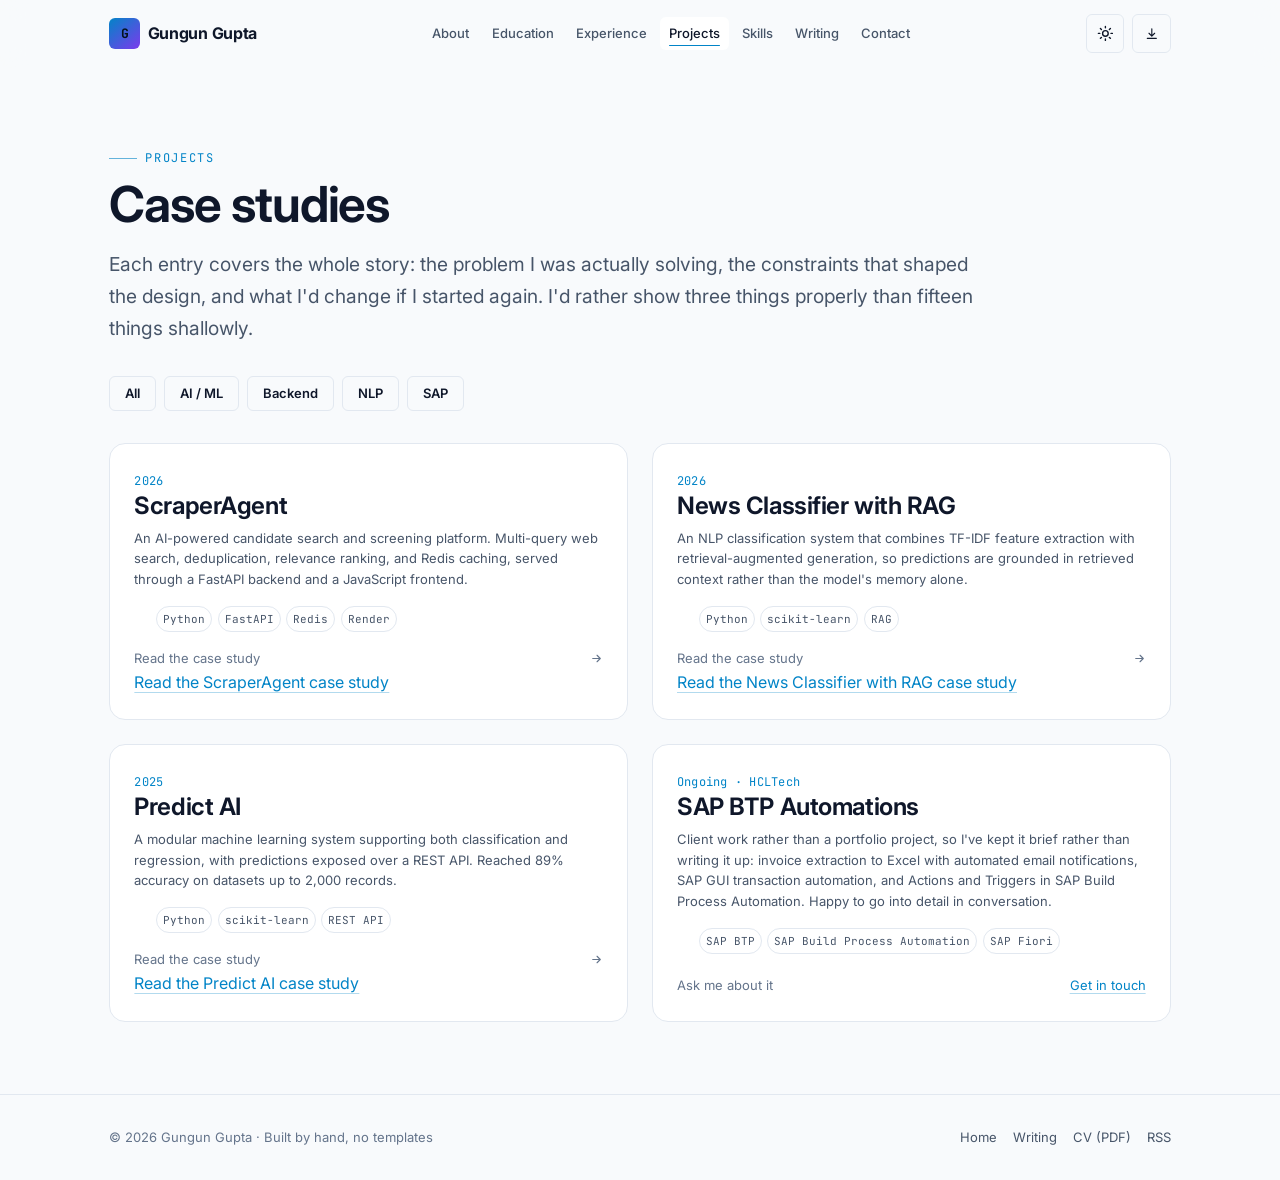
<file: projects/index.html>
<!DOCTYPE html>
<html lang="en" data-theme="dark">
<head>
<meta charset="utf-8">
<meta name="viewport" content="width=device-width, initial-scale=1">
<title>Projects — Gungun Gupta</title>
<meta name="description" content="Case studies of software Gungun Gupta has built: AI candidate screening, RAG news classification, and an ML prediction API.">
<link rel="canonical" href="https://gungungupta7525.github.io/MyProfile/projects/">

<meta property="og:type" content="website">
<meta property="og:title" content="Projects — Gungun Gupta">
<meta property="og:description" content="Case studies of software I have built: AI candidate screening, RAG news classification, and an ML prediction API.">
<meta property="og:url" content="https://gungungupta7525.github.io/MyProfile/projects/">
<meta property="og:image" content="https://gungungupta7525.github.io/MyProfile/assets/img/og-image.svg">
<meta name="twitter:card" content="summary_large_image">

<meta name="theme-color" content="#070a10">
<meta name="color-scheme" content="dark light">
<link rel="icon" href="../assets/img/favicon.svg" type="image/svg+xml">
<link rel="preconnect" href="https://fonts.googleapis.com">
<link rel="preconnect" href="https://fonts.gstatic.com" crossorigin>
<link rel="stylesheet" href="https://fonts.googleapis.com/css2?family=Inter:wght@400;500;600;700&family=JetBrains+Mono:wght@400;500;600&display=swap">
<link rel="stylesheet" href="../assets/css/style.css">
<script>
  (function () {
    try {
      var saved = localStorage.getItem("theme");
      var system = window.matchMedia("(prefers-color-scheme: light)").matches ? "light" : "dark";
      document.documentElement.setAttribute("data-theme", saved || system);
    } catch (e) {}
  })();
</script>
</head>
<body>

<svg width="0" height="0" style="position:absolute" aria-hidden="true" focusable="false">
  <defs>
    <symbol id="icon-sun" viewBox="0 0 24 24" fill="none" stroke="currentColor" stroke-width="2" stroke-linecap="round"><circle cx="12" cy="12" r="4"/><path d="M12 2v2M12 20v2M4.9 4.9l1.4 1.4M17.7 17.7l1.4 1.4M2 12h2M20 12h2M4.9 19.1l1.4-1.4M17.7 6.3l1.4-1.4"/></symbol>
    <symbol id="icon-moon" viewBox="0 0 24 24" fill="none" stroke="currentColor" stroke-width="2" stroke-linecap="round" stroke-linejoin="round"><path d="M21 12.8A9 9 0 1  1 11.2 3a7 7 0 0 0 9.8 9.8z"/></symbol>
    <symbol id="icon-arrow-right" viewBox="0 0 24 24" fill="none" stroke="currentColor" stroke-width="2" stroke-linecap="round" stroke-linejoin="round"><path d="M5 12h14M13 6l6 6-6 6"/></symbol>
  </defs>
</svg>

<a class="skip-link" href="#main">Skip to content</a>

<header class="header" data-header>
  <div class="container header__inner">
    <a class="brand" href="../">
      <span class="brand__mark" aria-hidden="true">G</span>
      <span>Gungun Gupta</span>
    </a>
    <nav class="nav" data-nav aria-label="Primary">
      <a class="nav__link" href="../#about">About</a>
      <a class="nav__link" href="../#education">Education</a>
      <a class="nav__link" href="../#experience">Experience</a>
      <a class="nav__link" href="../projects/" aria-current="page">Projects</a>
      <a class="nav__link" href="../#skills">Skills</a>
      <a class="nav__link" href="../blog/">Writing</a>
      <a class="nav__link" href="../#contact">Contact</a>
    </nav>
    <div class="header__actions">
      <button class="btn btn--ghost btn--icon theme-toggle" type="button"
              data-theme-toggle aria-label="Switch to light theme" aria-pressed="false">
        <svg class="theme-toggle__moon" aria-hidden="true"><use href="#icon-moon"/></svg>
        <svg class="theme-toggle__sun" aria-hidden="true"><use href="#icon-sun"/></svg>
      </button>
      <a class="btn btn--ghost btn--icon" href="../cv/gungun-cv.pdf" download
         aria-label="Download CV as PDF" title="Download CV (PDF)">
        <svg class="btn__icon" aria-hidden="true" viewBox="0 0 24 24" fill="none" stroke="currentColor" stroke-width="2" stroke-linecap="round" stroke-linejoin="round"><path d="M12 3v12M7 11l5 5 5-5M4 20h16"/></svg>
      </a>
      <button class="nav-toggle" type="button" data-nav-toggle
              aria-expanded="false" aria-label="Open menu">
        <span class="nav-toggle__bars" aria-hidden="true"></span>
      </button>
    </div>
  </div>
</header>

<main id="main">

  <section class="section section--tight">
    <div class="container">
      <p class="section__eyebrow reveal">Projects</p>
      <h1 class="reveal">Case studies</h1>
      <p class="section__lede reveal" style="max-width:var(--content-width)">
        Each entry covers the whole story: the problem I was actually solving,
        the constraints that shaped the design, and what I'd change if I started
        again. I'd rather show three things properly than fifteen things
        shallowly.
      </p>

      <!-- Filter bar. main.js reads each card's data-filter-item attribute
           (space-separated tags). Delete this block if you don't need it. -->
      <div class="btn-row reveal" data-filter-bar role="group" aria-label="Filter projects" style="margin-top:var(--space-lg)">
        <button class="btn btn--ghost" type="button" data-filter="all" aria-pressed="true">All</button>
        <button class="btn btn--ghost" type="button" data-filter="ai" aria-pressed="false">AI / ML</button>
        <button class="btn btn--ghost" type="button" data-filter="backend" aria-pressed="false">Backend</button>
        <button class="btn btn--ghost" type="button" data-filter="nlp" aria-pressed="false">NLP</button>
        <button class="btn btn--ghost" type="button" data-filter="sap" aria-pressed="false">SAP</button>
      </div>

      <div class="grid grid--2" style="margin-top:var(--space-lg)">

        <article class="card card--link reveal" data-filter-item="ai backend">
          <p class="card__subtitle">2026</p>
          <h2 class="card__title" style="font-size:var(--text-xl)">ScraperAgent</h2>
          <p class="card__body">
            An AI-powered candidate search and screening platform. Multi-query
            web search, deduplication, relevance ranking, and Redis caching,
            served through a FastAPI backend and a JavaScript frontend.
          </p>
          <ul class="card__tags">
            <li class="pill">Python</li>
            <li class="pill">FastAPI</li>
            <li class="pill">Redis</li>
            <li class="pill">Render</li>
          </ul>
          <p class="card__foot">
            <span>Read the case study</span>
            <svg class="card__arrow" aria-hidden="true"><use href="#icon-arrow-right"/></svg>
          </p>
          <a class="card__stretch" href="scraperagent.html">Read the ScraperAgent case study</a>
        </article>

        <article class="card card--link reveal" data-filter-item="ai nlp">
          <p class="card__subtitle">2026</p>
          <h2 class="card__title" style="font-size:var(--text-xl)">News Classifier with RAG</h2>
          <p class="card__body">
            An NLP classification system that combines TF-IDF feature extraction
            with retrieval-augmented generation, so predictions are grounded in
            retrieved context rather than the model's memory alone.
          </p>
          <ul class="card__tags">
            <li class="pill">Python</li>
            <li class="pill">scikit-learn</li>
            <li class="pill">RAG</li>
          </ul>
          <p class="card__foot">
            <span>Read the case study</span>
            <svg class="card__arrow" aria-hidden="true"><use href="#icon-arrow-right"/></svg>
          </p>
          <a class="card__stretch" href="news-classifier-rag.html">Read the News Classifier with RAG case study</a>
        </article>

        <article class="card card--link reveal" data-filter-item="ai backend">
          <p class="card__subtitle">2025</p>
          <h2 class="card__title" style="font-size:var(--text-xl)">Predict AI</h2>
          <p class="card__body">
            A modular machine learning system supporting both classification and
            regression, with predictions exposed over a REST API. Reached 89%
            accuracy on datasets up to 2,000 records.
          </p>
          <ul class="card__tags">
            <li class="pill">Python</li>
            <li class="pill">scikit-learn</li>
            <li class="pill">REST API</li>
          </ul>
          <p class="card__foot">
            <span>Read the case study</span>
            <svg class="card__arrow" aria-hidden="true"><use href="#icon-arrow-right"/></svg>
          </p>
          <a class="card__stretch" href="predict-ai.html">Read the Predict AI case study</a>
        </article>

        <article class="card reveal" data-filter-item="sap">
          <p class="card__subtitle">Ongoing · HCLTech</p>
          <h2 class="card__title" style="font-size:var(--text-xl)">SAP BTP Automations</h2>
          <p class="card__body">
            Client work rather than a portfolio project, so I've kept it brief
            rather than writing it up: invoice extraction to Excel with automated
            email notifications, SAP GUI transaction automation, and Actions and
            Triggers in SAP Build Process Automation. Happy to go into detail in
            conversation.
          </p>
          <ul class="card__tags">
            <li class="pill">SAP BTP</li>
            <li class="pill">SAP Build Process Automation</li>
            <li class="pill">SAP Fiori</li>
          </ul>
          <p class="card__foot">
            <span>Ask me about it</span>
            <a href="../#contact">Get in touch</a>
          </p>
        </article>

      </div>

      <p class="form__note reveal" data-filter-empty hidden style="margin-top:var(--space-lg)">
        No projects in that category yet.
      </p>
    </div>
  </section>

</main>

<footer class="footer">
  <div class="container footer__inner">
    <p>© <span data-year>2026</span> Gungun Gupta · Built by hand, no templates</p>
    <ul class="footer__links">
      <li><a href="../">Home</a></li>
      <li><a href="../blog/">Writing</a></li>
      <li><a href="../cv/gungun-cv.pdf" download>CV (PDF)</a></li>
      <li><a href="../feed.xml">RSS</a></li>
    </ul>
  </div>
</footer>

<script src="../assets/js/main.js" defer></script>
</body>
</html>
</file>
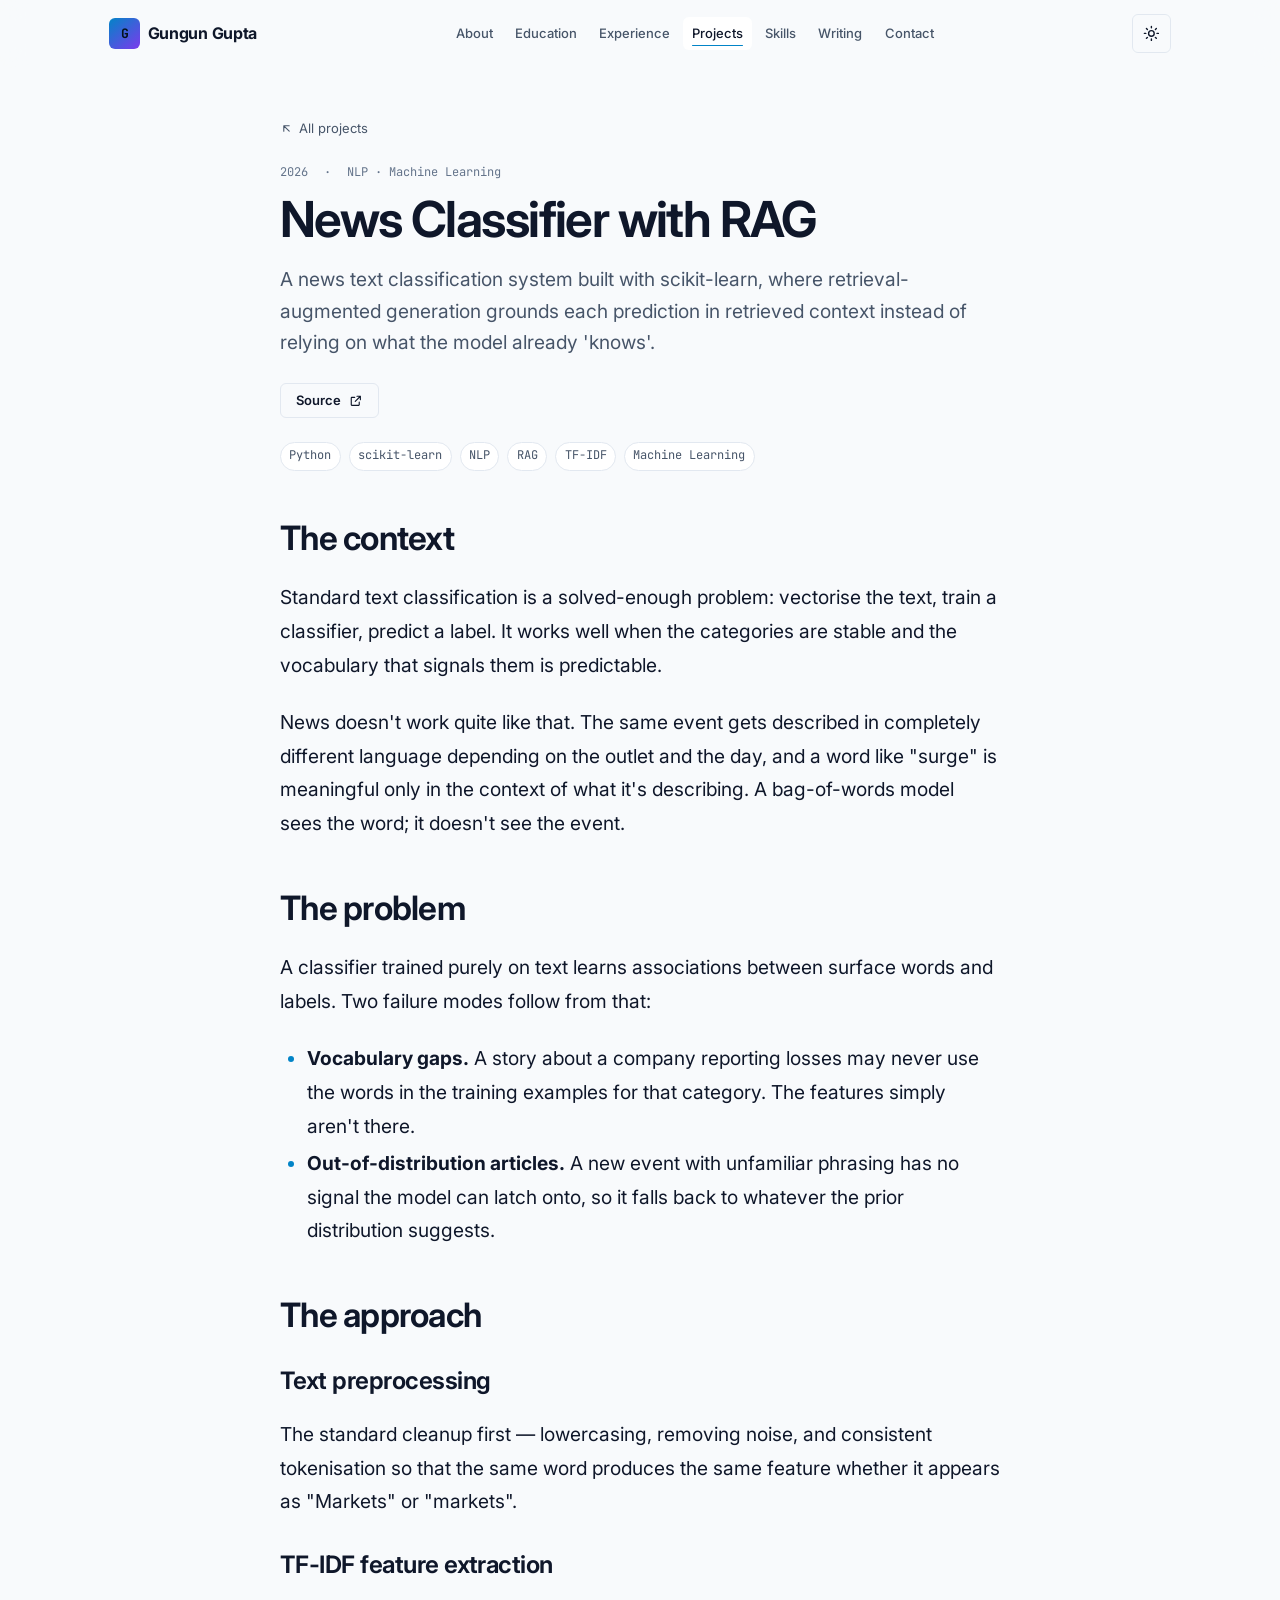
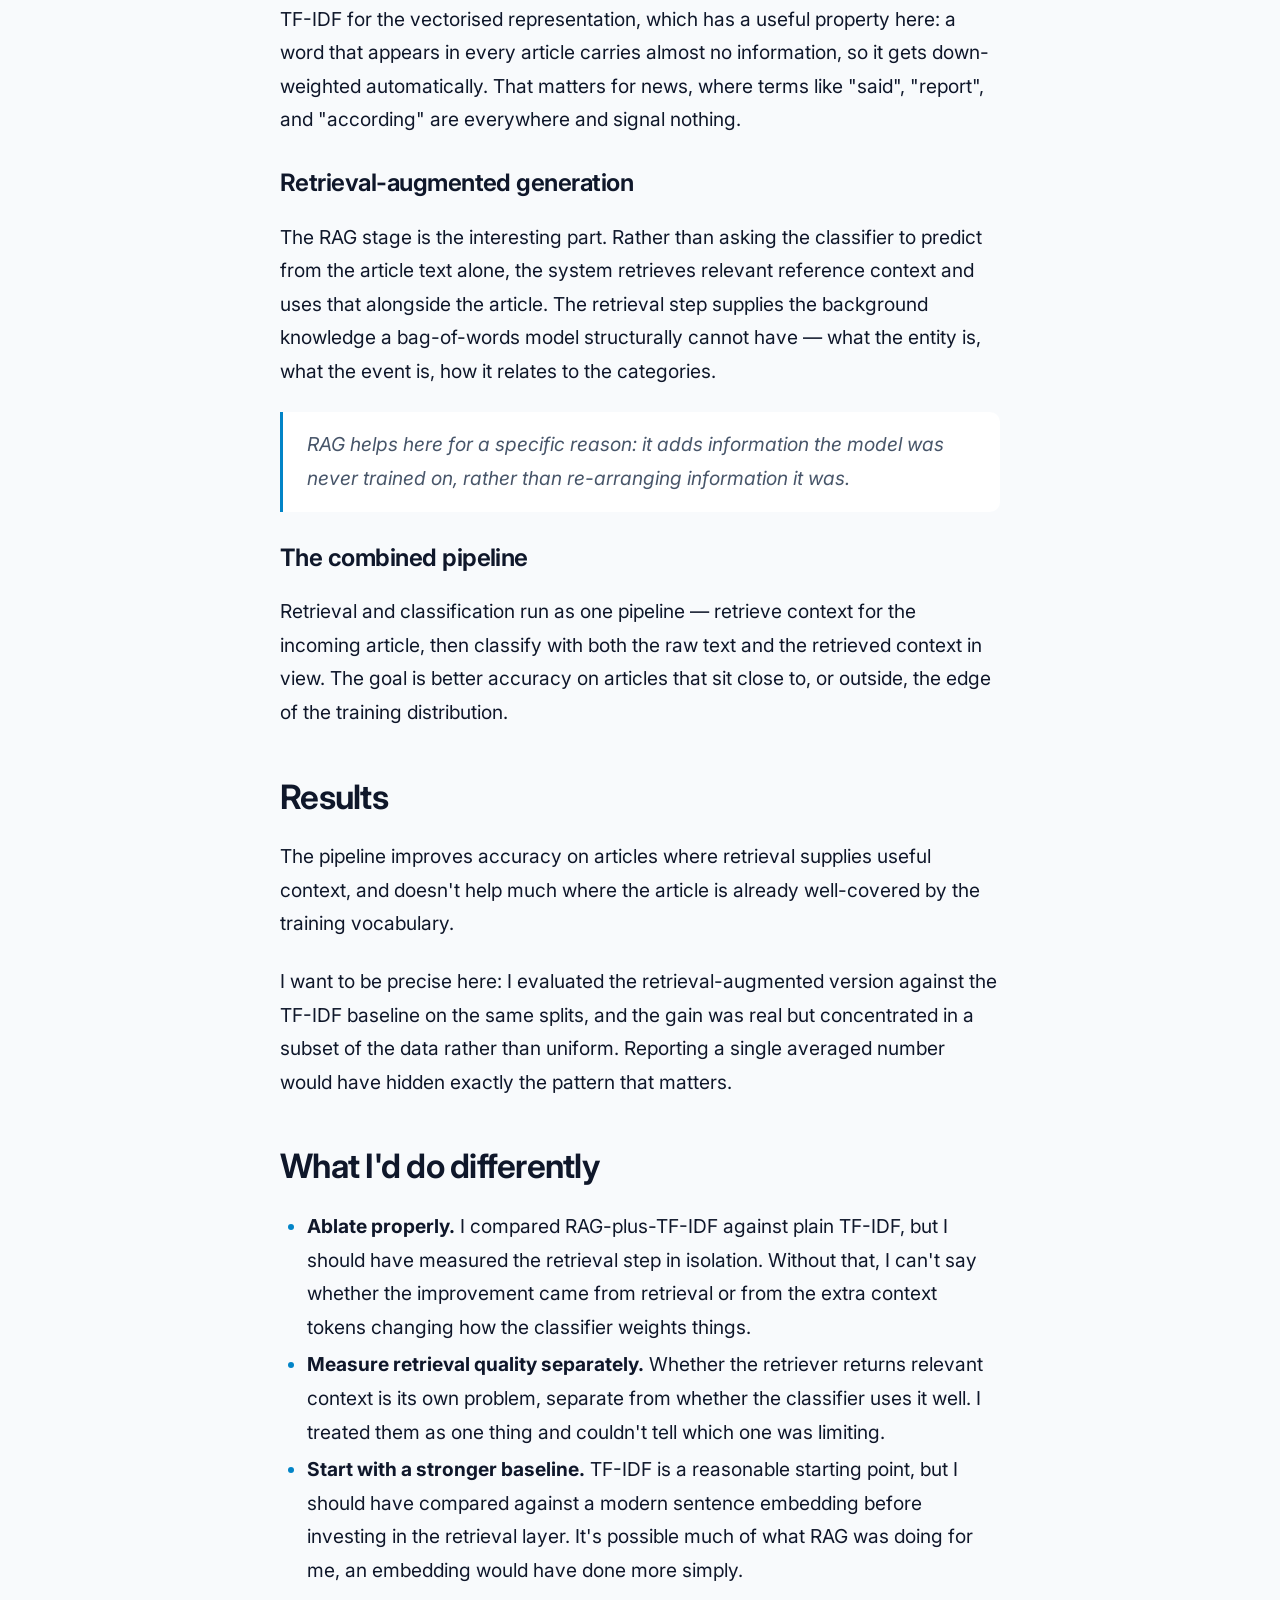
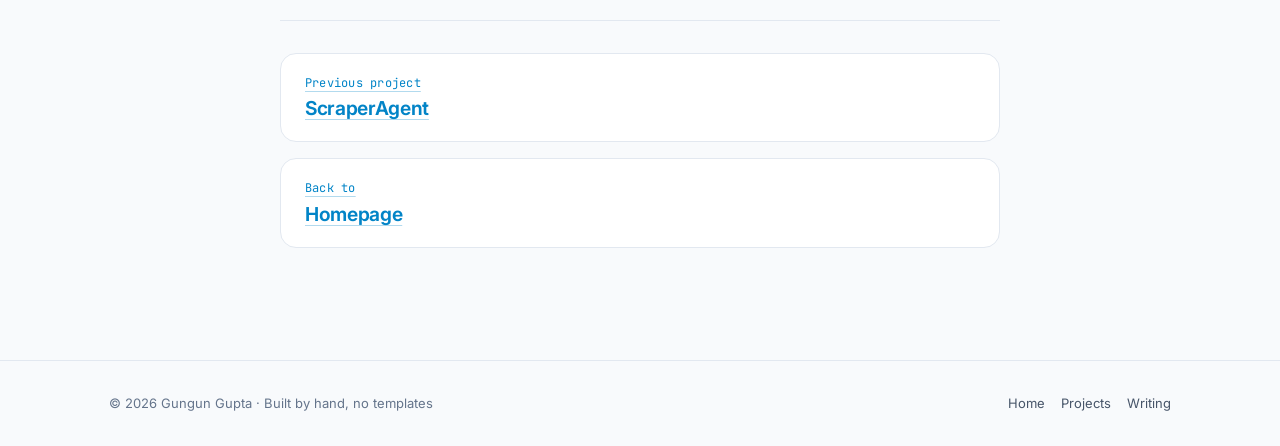
<file: projects/news-classifier-rag.html>
<!DOCTYPE html>
<html lang="en" data-theme="dark">
<head>
<meta charset="utf-8">
<meta name="viewport" content="width=device-width, initial-scale=1">
<title>News Classifier with RAG — Gungun Gupta</title>
<meta name="description" content="An NLP news classification system combining TF-IDF feature extraction with retrieval-augmented generation for context-aware predictions.">
<link rel="canonical" href="https://gungungupta7525.github.io/MyProfile/projects/news-classifier-rag.html">

<meta property="og:type" content="article">
<meta property="og:title" content="News Classifier with RAG">
<meta property="og:description" content="An NLP news classification system combining TF-IDF feature extraction with retrieval-augmented generation for context-aware predictions.">
<meta property="og:url" content="https://gungungupta7525.github.io/MyProfile/projects/news-classifier-rag.html">
<meta property="og:image" content="https://gungungupta7525.github.io/MyProfile/assets/img/og-image.svg">
<meta name="twitter:card" content="summary_large_image">

<meta name="theme-color" content="#070a10">
<meta name="color-scheme" content="dark light">
<link rel="icon" href="../assets/img/favicon.svg" type="image/svg+xml">
<link rel="preconnect" href="https://fonts.googleapis.com">
<link rel="preconnect" href="https://fonts.gstatic.com" crossorigin>
<link rel="stylesheet" href="https://fonts.googleapis.com/css2?family=Inter:wght@400;500;600;700&family=JetBrains+Mono:wght@400;500;600&display=swap">
<link rel="stylesheet" href="../assets/css/style.css">
<script>
  (function () {
    try {
      var saved = localStorage.getItem("theme");
      var system = window.matchMedia("(prefers-color-scheme: light)").matches ? "light" : "dark";
      document.documentElement.setAttribute("data-theme", saved || system);
    } catch (e) {}
  })();
</script>
</head>
<body>

<div class="progress" data-progress aria-hidden="true"></div>

<svg width="0" height="0" style="position:absolute" aria-hidden="true" focusable="false">
  <defs>
    <symbol id="icon-sun" viewBox="0 0 24 24" fill="none" stroke="currentColor" stroke-width="2" stroke-linecap="round"><circle cx="12" cy="12" r="4"/><path d="M12 2v2M12 20v2M4.9 4.9l1.4 1.4M17.7 17.7l1.4 1.4M2 12h2M20 12h2M4.9 19.1l1.4-1.4M17.7 6.3l1.4-1.4"/></symbol>
    <symbol id="icon-moon" viewBox="0 0 24 24" fill="none" stroke="currentColor" stroke-width="2" stroke-linecap="round" stroke-linejoin="round"><path d="M21 12.8A9 9 0 1 1 11.2 3a7 7 0 0 0 9.8 9.8z"/></symbol>
    <symbol id="icon-arrow-up-left" viewBox="0 0 24 24" fill="none" stroke="currentColor" stroke-width="2" stroke-linecap="round" stroke-linejoin="round"><path d="M17 17 7 7M7 7h10M7 7v10"/></symbol>
    <symbol id="icon-external" viewBox="0 0 24 24" fill="none" stroke="currentColor" stroke-width="2" stroke-linecap="round" stroke-linejoin="round"><path d="M14 4h6v6M20 4l-9 9M18 14v5a1 1 0 0 1-1 1H5a1 1 0 0 1-1-1V7a1 1 0 0 1 1-1h5"/></symbol>
  </defs>
</svg>

<a class="skip-link" href="#main">Skip to content</a>

<header class="header" data-header>
  <div class="container header__inner">
    <a class="brand" href="../">
      <span class="brand__mark" aria-hidden="true">G</span>
      <span>Gungun Gupta</span>
    </a>
    <nav class="nav" data-nav aria-label="Primary">
      <a class="nav__link" href="../#about">About</a>
      <a class="nav__link" href="../#education">Education</a>
      <a class="nav__link" href="../#experience">Experience</a>
      <a class="nav__link" href="../projects/" aria-current="page">Projects</a>
      <a class="nav__link" href="../#skills">Skills</a>
      <a class="nav__link" href="../blog/">Writing</a>
      <a class="nav__link" href="../#contact">Contact</a>
    </nav>
    <div class="header__actions">
      <button class="btn btn--ghost btn--icon theme-toggle" type="button"
              data-theme-toggle aria-label="Switch to light theme" aria-pressed="false">
        <svg class="theme-toggle__moon" aria-hidden="true"><use href="#icon-moon"/></svg>
        <svg class="theme-toggle__sun" aria-hidden="true"><use href="#icon-sun"/></svg>
      </button>
      <button class="nav-toggle" type="button" data-nav-toggle
              aria-expanded="false" aria-label="Open menu">
        <span class="nav-toggle__bars" aria-hidden="true"></span>
      </button>
    </div>
  </div>
</header>

<main id="main">
  <article class="article">
    <div class="container container--prose">

      <a class="article__back" href="../projects/">
        <svg aria-hidden="true"><use href="#icon-arrow-up-left"/></svg>
        All projects
      </a>

      <header>
        <div class="article__meta">
          <span>2026</span>
          <span>·</span>
          <span>NLP · Machine Learning</span>
        </div>

        <h1 class="article__title">News Classifier with RAG</h1>

        <p class="article__lede">A news text classification system built with scikit-learn, where retrieval-augmented generation grounds each prediction in retrieved context instead of relying on what the model already 'knows'.</p>

        <div class="btn-row" style="margin-top:var(--space-md)">
          <a class="btn btn--ghost" href="https://github.com/gungungupta7525/news-classifier-rag" target="_blank" rel="noopener noreferrer">
            Source
            <svg class="btn__icon" aria-hidden="true"><use href="#icon-external"/></svg>
            <span class="visually-hidden">(opens in a new tab)</span>
          </a>
        </div>

        <ul class="pill-list article__tags">
          <li class="pill">Python</li>
          <li class="pill">scikit-learn</li>
          <li class="pill">NLP</li>
          <li class="pill">RAG</li>
          <li class="pill">TF-IDF</li>
          <li class="pill">Machine Learning</li>
        </ul>
      </header>

      <div class="prose">

        <h2 id="context">The context</h2>

        <p>
          Standard text classification is a solved-enough problem: vectorise the
          text, train a classifier, predict a label. It works well when the
          categories are stable and the vocabulary that signals them is
          predictable.
        </p>

        <p>
          News doesn't work quite like that. The same event gets described in
          completely different language depending on the outlet and the day, and
          a word like "surge" is meaningful only in the context of what it's
          describing. A bag-of-words model sees the word; it doesn't see the event.
        </p>

        <h2 id="problem">The problem</h2>

        <p>
          A classifier trained purely on text learns associations between surface
          words and labels. Two failure modes follow from that:
        </p>

        <ul>
          <li>
            <strong>Vocabulary gaps.</strong> A story about a company reporting
            losses may never use the words in the training examples for that
            category. The features simply aren't there.
          </li>
          <li>
            <strong>Out-of-distribution articles.</strong> A new event with
            unfamiliar phrasing has no signal the model can latch onto, so it
            falls back to whatever the prior distribution suggests.
          </li>
        </ul>

        <h2 id="approach">The approach</h2>

        <h3>Text preprocessing</h3>

        <p>
          The standard cleanup first — lowercasing, removing noise, and consistent
          tokenisation so that the same word produces the same feature whether it
          appears as "Markets" or "markets".
        </p>

        <h3>TF-IDF feature extraction</h3>

        <p>
          TF-IDF for the vectorised representation, which has a useful property
          here: a word that appears in every article carries almost no
          information, so it gets down-weighted automatically. That matters for
          news, where terms like "said", "report", and "according" are everywhere
          and signal nothing.
        </p>

        <h3>Retrieval-augmented generation</h3>

        <p>
          The RAG stage is the interesting part. Rather than asking the classifier
          to predict from the article text alone, the system retrieves relevant
          reference context and uses that alongside the article. The retrieval
          step supplies the background knowledge a bag-of-words model structurally
          cannot have — what the entity is, what the event is, how it relates to
          the categories.
        </p>

        <blockquote>
          <p>
            RAG helps here for a specific reason: it adds information the model
            was never trained on, rather than re-arranging information it was.
          </p>
        </blockquote>

        <h3>The combined pipeline</h3>

        <p>
          Retrieval and classification run as one pipeline — retrieve context for
          the incoming article, then classify with both the raw text and the
          retrieved context in view. The goal is better accuracy on articles that
          sit close to, or outside, the edge of the training distribution.

        </p>

        <h2 id="results">Results</h2>

        <p>
          The pipeline improves accuracy on articles where retrieval supplies
          useful context, and doesn't help much where the article is already
          well-covered by the training vocabulary.
        </p>

        <p>
          I want to be precise here: I evaluated the retrieval-augmented version
          against the TF-IDF baseline on the same splits, and the gain was real
          but concentrated in a subset of the data rather than uniform. Reporting
          a single averaged number would have hidden exactly the pattern that
          matters.
        </p>

        <h2 id="differently">What I'd do differently</h2>

        <ul>
          <li>
            <strong>Ablate properly.</strong> I compared RAG-plus-TF-IDF against
            plain TF-IDF, but I should have measured the retrieval step in
            isolation. Without that, I can't say whether the improvement came
            from retrieval or from the extra context tokens changing how the
            classifier weights things.
          </li>
          <li>
            <strong>Measure retrieval quality separately.</strong> Whether the
            retriever returns relevant context is its own problem, separate from
            whether the classifier uses it well. I treated them as one thing and
            couldn't tell which one was limiting.
          </li>
          <li>
            <strong>Start with a stronger baseline.</strong> TF-IDF is a
            reasonable starting point, but I should have compared against a modern
            sentence embedding before investing in the retrieval layer. It's
            possible much of what RAG was doing for me, an embedding would have
            done more simply.
          </li>
        </ul>

      </div>

      <hr>

      <nav aria-label="More projects" style="display:grid;gap:var(--space-sm)">
        <a class="card card--link" href="scraperagent.html" style="padding:var(--space-sm) var(--space-md)">
          <p class="card__subtitle">Previous project</p>
          <span class="card__title">ScraperAgent</span>
        </a>
        <a class="card card--link" href="../" style="padding:var(--space-sm) var(--space-md)">
          <p class="card__subtitle">Back to</p>
          <span class="card__title">Homepage</span>
        </a>
      </nav>

    </div>
  </article>
</main>

<footer class="footer">
  <div class="container footer__inner">
    <p>© <span data-year>2026</span> Gungun Gupta · Built by hand, no templates</p>
    <ul class="footer__links">
      <li><a href="../">Home</a></li>
      <li><a href="../projects/">Projects</a></li>
      <li><a href="../blog/">Writing</a></li>
    </ul>
  </div>
</footer>

<script src="../assets/js/main.js" defer></script>
</body>
</html>
</file>
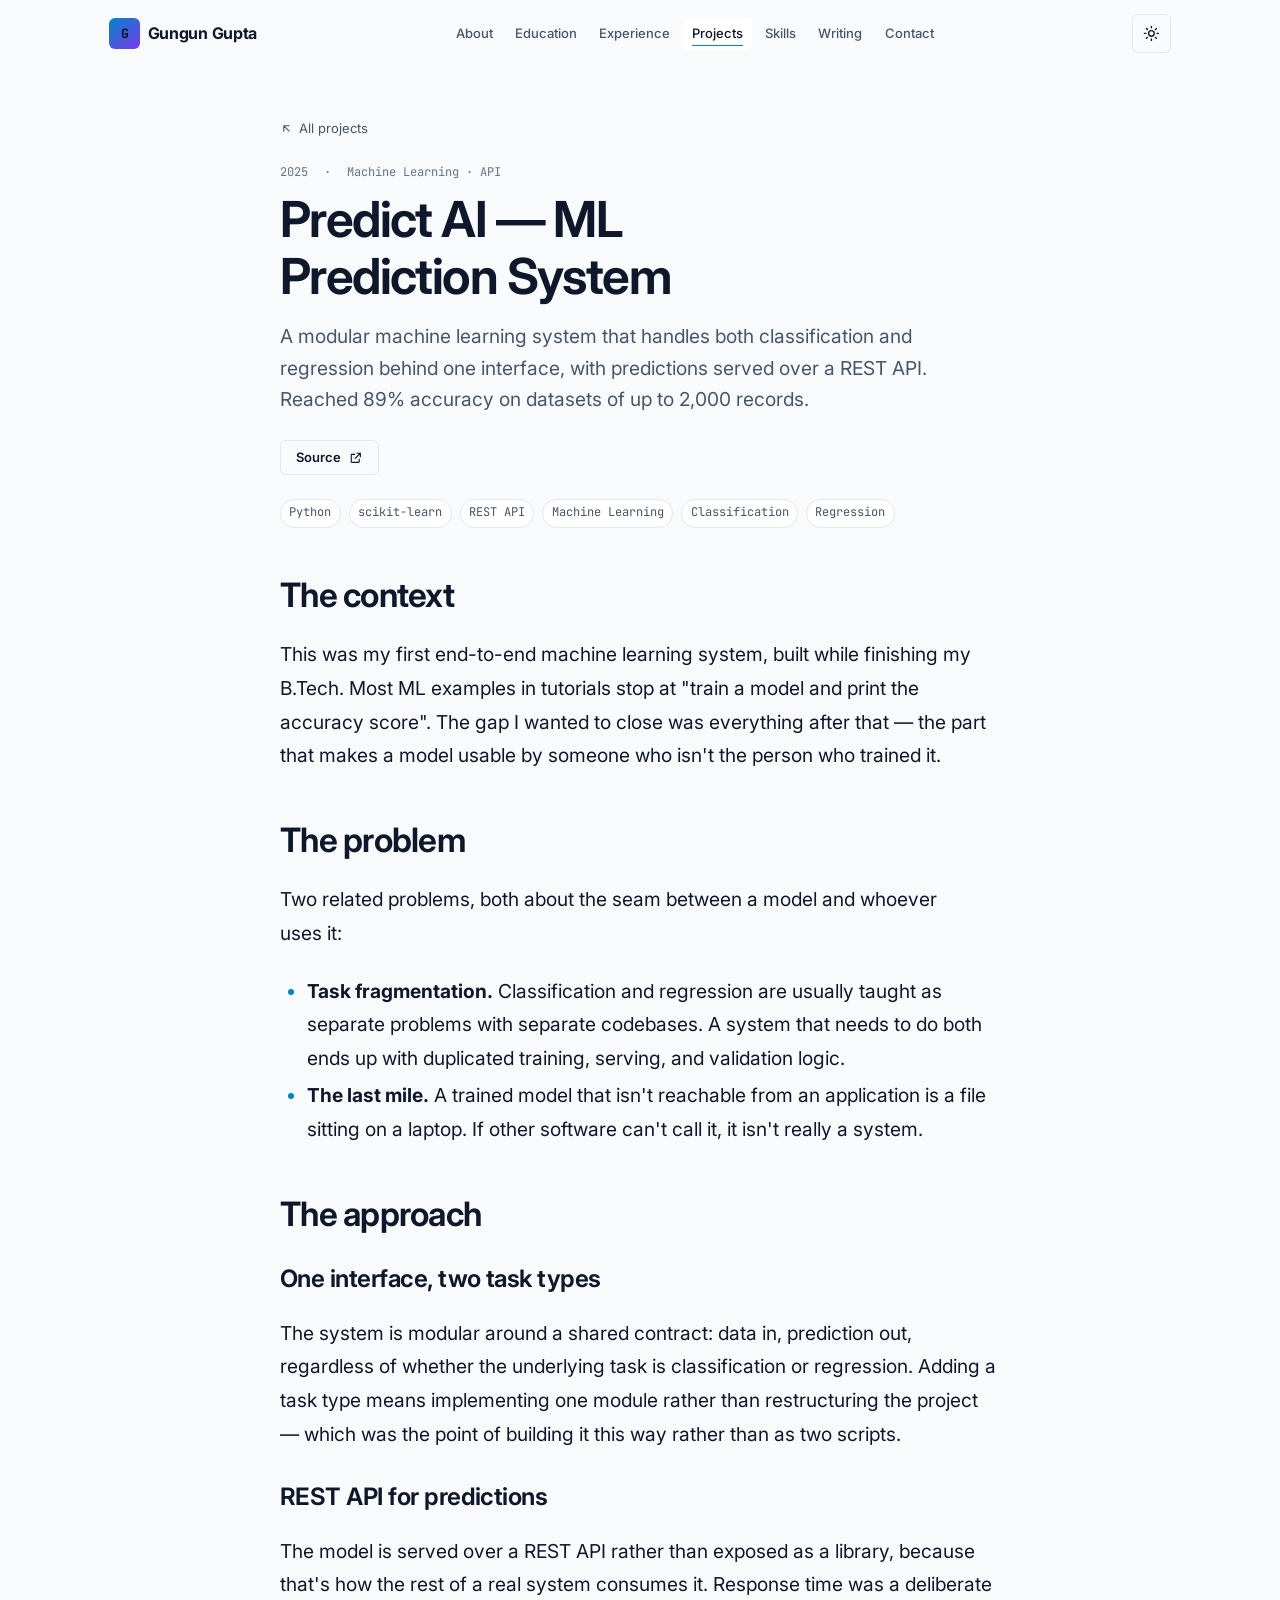
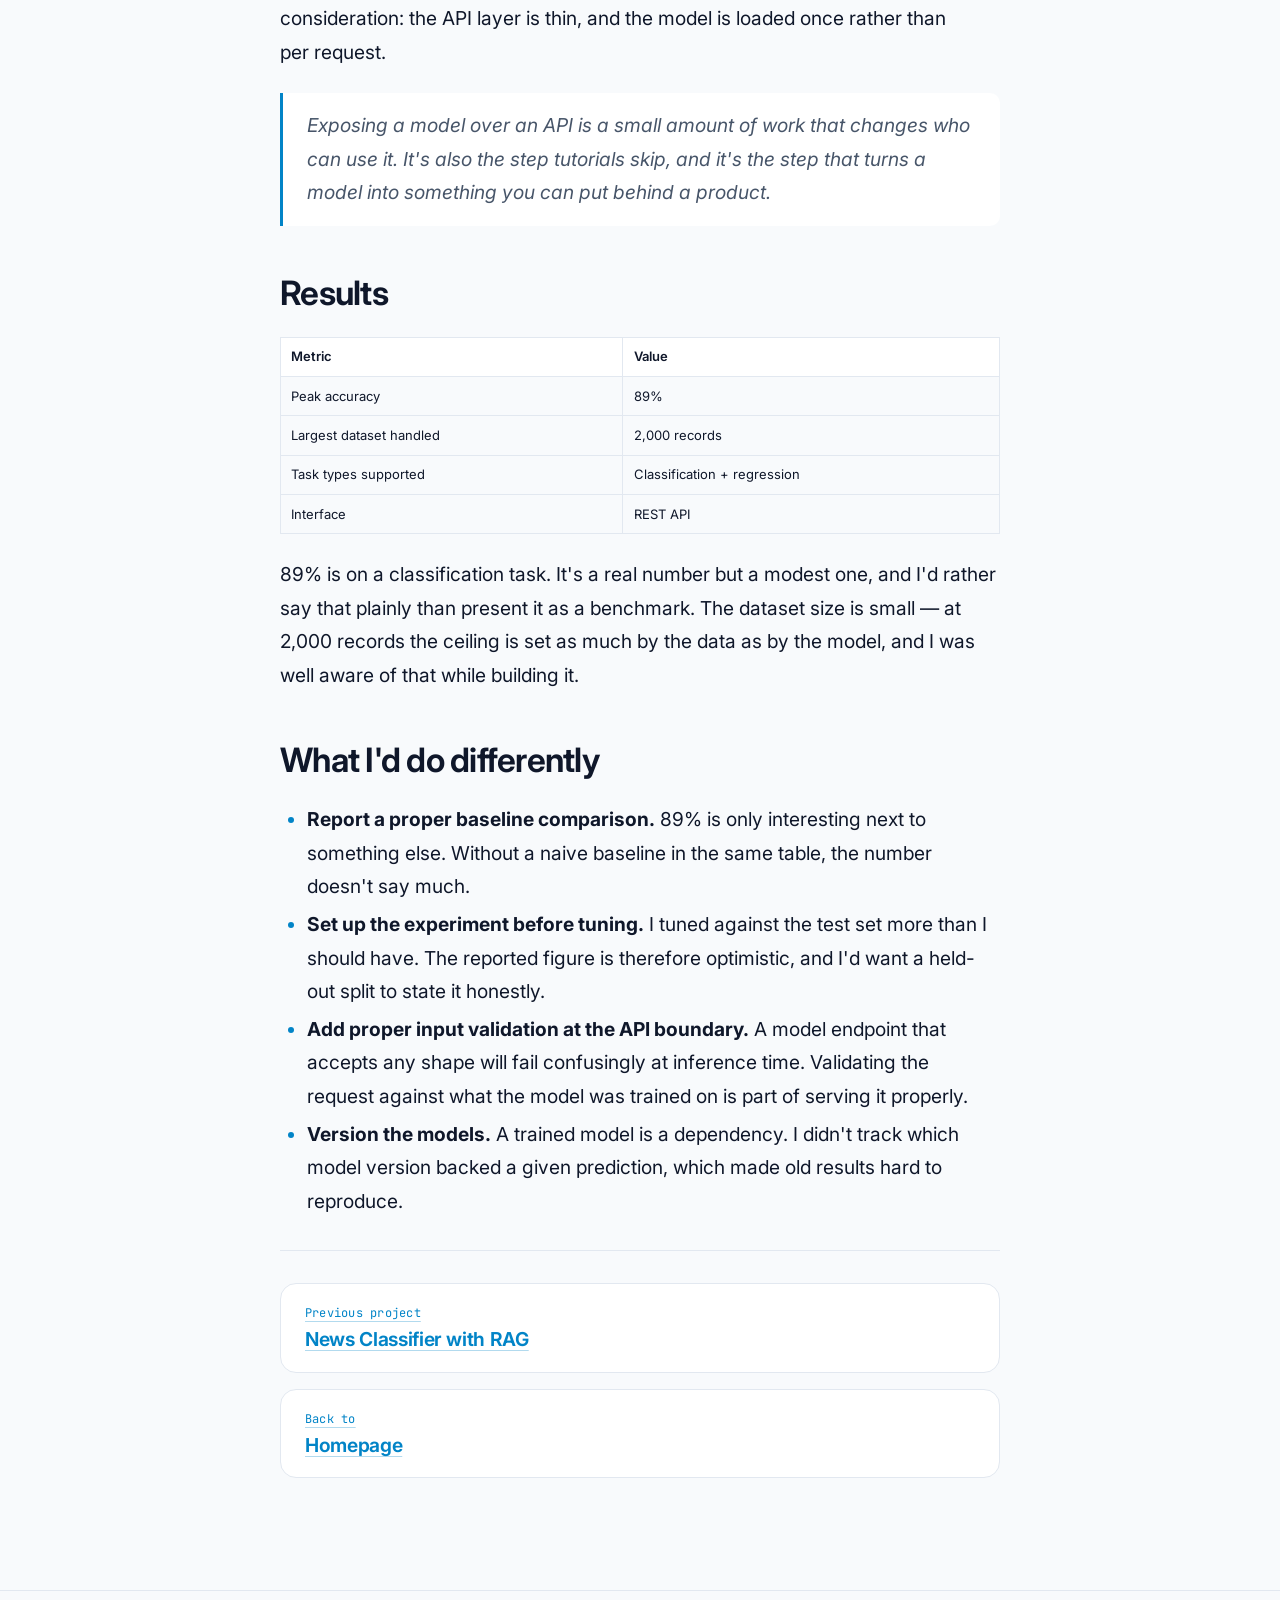
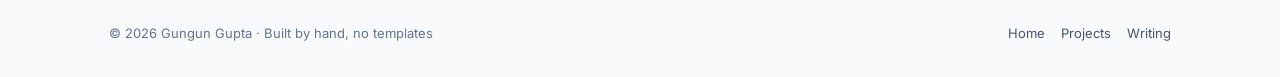
<file: projects/predict-ai.html>
<!DOCTYPE html>
<html lang="en" data-theme="dark">
<head>
<meta charset="utf-8">
<meta name="viewport" content="width=device-width, initial-scale=1">
<title>Predict AI — ML Prediction System — Gungun Gupta</title>
<meta name="description" content="A modular machine learning system supporting both classification and regression, with predictions exposed over a REST API. 89% accuracy on datasets up to 2,000 records.">
<link rel="canonical" href="https://gungungupta7525.github.io/MyProfile/projects/predict-ai.html">

<meta property="og:type" content="article">
<meta property="og:title" content="Predict AI — ML Prediction System">
<meta property="og:description" content="A modular machine learning system supporting both classification and regression, with predictions exposed over a REST API. 89% accuracy on datasets up to 2,000 records.">
<meta property="og:url" content="https://gungungupta7525.github.io/MyProfile/projects/predict-ai.html">
<meta property="og:image" content="https://gungungupta7525.github.io/MyProfile/assets/img/og-image.svg">
<meta name="twitter:card" content="summary_large_image">

<meta name="theme-color" content="#070a10">
<meta name="color-scheme" content="dark light">
<link rel="icon" href="../assets/img/favicon.svg" type="image/svg+xml">
<link rel="preconnect" href="https://fonts.googleapis.com">
<link rel="preconnect" href="https://fonts.gstatic.com" crossorigin>
<link rel="stylesheet" href="https://fonts.googleapis.com/css2?family=Inter:wght@400;500;600;700&family=JetBrains+Mono:wght@400;500;600&display=swap">
<link rel="stylesheet" href="../assets/css/style.css">
<script>
  (function () {
    try {
      var saved = localStorage.getItem("theme");
      var system = window.matchMedia("(prefers-color-scheme: light)").matches ? "light" : "dark";
      document.documentElement.setAttribute("data-theme", saved || system);
    } catch (e) {}
  })();
</script>
</head>
<body>

<div class="progress" data-progress aria-hidden="true"></div>

<svg width="0" height="0" style="position:absolute" aria-hidden="true" focusable="false">
  <defs>
    <symbol id="icon-sun" viewBox="0 0 24 24" fill="none" stroke="currentColor" stroke-width="2" stroke-linecap="round"><circle cx="12" cy="12" r="4"/><path d="M12 2v2M12 20v2M4.9 4.9l1.4 1.4M17.7 17.7l1.4 1.4M2 12h2M20 12h2M4.9 19.1l1.4-1.4M17.7 6.3l1.4-1.4"/></symbol>
    <symbol id="icon-moon" viewBox="0 0 24 24" fill="none" stroke="currentColor" stroke-width="2" stroke-linecap="round" stroke-linejoin="round"><path d="M21 12.8A9 9 0 1 1 11.2 3a7 7 0 0 0 9.8 9.8z"/></symbol>
    <symbol id="icon-arrow-up-left" viewBox="0 0 24 24" fill="none" stroke="currentColor" stroke-width="2" stroke-linecap="round" stroke-linejoin="round"><path d="M17 17 7 7M7 7h10M7 7v10"/></symbol>
    <symbol id="icon-external" viewBox="0 0 24 24" fill="none" stroke="currentColor" stroke-width="2" stroke-linecap="round" stroke-linejoin="round"><path d="M14 4h6v6M20 4l-9 9M18 14v5a1 1 0 0 1-1 1H5a1 1 0 0 1-1-1V7a1 1 0 0 1 1-1h5"/></symbol>
  </defs>
</svg>

<a class="skip-link" href="#main">Skip to content</a>

<header class="header" data-header>
  <div class="container header__inner">
    <a class="brand" href="../">
      <span class="brand__mark" aria-hidden="true">G</span>
      <span>Gungun Gupta</span>
    </a>
    <nav class="nav" data-nav aria-label="Primary">
      <a class="nav__link" href="../#about">About</a>
      <a class="nav__link" href="../#education">Education</a>
      <a class="nav__link" href="../#experience">Experience</a>
      <a class="nav__link" href="../projects/" aria-current="page">Projects</a>
      <a class="nav__link" href="../#skills">Skills</a>
      <a class="nav__link" href="../blog/">Writing</a>
      <a class="nav__link" href="../#contact">Contact</a>
    </nav>
    <div class="header__actions">
      <button class="btn btn--ghost btn--icon theme-toggle" type="button"
              data-theme-toggle aria-label="Switch to light theme" aria-pressed="false">
        <svg class="theme-toggle__moon" aria-hidden="true"><use href="#icon-moon"/></svg>
        <svg class="theme-toggle__sun" aria-hidden="true"><use href="#icon-sun"/></svg>
      </button>
      <button class="nav-toggle" type="button" data-nav-toggle
              aria-expanded="false" aria-label="Open menu">
        <span class="nav-toggle__bars" aria-hidden="true"></span>
      </button>
    </div>
  </div>
</header>

<main id="main">
  <article class="article">
    <div class="container container--prose">

      <a class="article__back" href="../projects/">
        <svg aria-hidden="true"><use href="#icon-arrow-up-left"/></svg>
        All projects
      </a>

      <header>
        <div class="article__meta">
          <span>2025</span>
          <span>·</span>
          <span>Machine Learning · API</span>
        </div>

        <h1 class="article__title">Predict AI — ML Prediction System</h1>

        <p class="article__lede">A modular machine learning system that handles both classification and regression behind one interface, with predictions served over a REST API. Reached 89% accuracy on datasets of up to 2,000 records.</p>

        <div class="btn-row" style="margin-top:var(--space-md)">
          <a class="btn btn--ghost" href="https://github.com/gungungupta7525/predict-ai" target="_blank" rel="noopener noreferrer">
            Source
            <svg class="btn__icon" aria-hidden="true"><use href="#icon-external"/></svg>
            <span class="visually-hidden">(opens in a new tab)</span>
          </a>
        </div>

        <ul class="pill-list article__tags">
          <li class="pill">Python</li>
          <li class="pill">scikit-learn</li>
          <li class="pill">REST API</li>
          <li class="pill">Machine Learning</li>
          <li class="pill">Classification</li>
          <li class="pill">Regression</li>
        </ul>
      </header>

      <div class="prose">

        <h2 id="context">The context</h2>

        <p>
          This was my first end-to-end machine learning system, built while
          finishing my B.Tech. Most ML examples in tutorials stop at "train a
          model and print the accuracy score". The gap I wanted to close was
          everything after that — the part that makes a model usable by someone
          who isn't the person who trained it.
        </p>

        <h2 id="problem">The problem</h2>

        <p>
          Two related problems, both about the seam between a model and whoever
          uses it:
        </p>

        <ul>
          <li>
            <strong>Task fragmentation.</strong> Classification and regression are
            usually taught as separate problems with separate codebases. A system
            that needs to do both ends up with duplicated training, serving, and
            validation logic.
          </li>
          <li>
            <strong>The last mile.</strong> A trained model that isn't reachable
            from an application is a file sitting on a laptop. If other software
            can't call it, it isn't really a system.
          </li>
        </ul>

        <h2 id="approach">The approach</h2>

        <h3>One interface, two task types</h3>

        <p>
          The system is modular around a shared contract: data in, prediction
          out, regardless of whether the underlying task is classification or
          regression. Adding a task type means implementing one module rather than
          restructuring the project — which was the point of building it this way
          rather than as two scripts.
        </p>

        <h3>REST API for predictions</h3>

        <p>
          The model is served over a REST API rather than exposed as a library,
          because that's how the rest of a real system consumes it. Response time
          was a deliberate consideration: the API layer is thin, and the model is
          loaded once rather than per request.
        </p>

        <blockquote>
          <p>
            Exposing a model over an API is a small amount of work that changes
            who can use it. It's also the step tutorials skip, and it's the step
            that turns a model into something you can put behind a product.
          </p>
        </blockquote>

        <h2 id="results">Results</h2>

        <table>
          <thead>
            <tr><th>Metric</th><th>Value</th></tr>
          </thead>
          <tbody>
            <tr><td>Peak accuracy</td><td>89%</td></tr>
            <tr><td>Largest dataset handled</td><td>2,000 records</td></tr>
            <tr><td>Task types supported</td><td>Classification + regression</td></tr>
            <tr><td>Interface</td><td>REST API</td></tr>
          </tbody>
        </table>

        <p>
          89% is on a classification task. It's a real number but a modest one,
          and I'd rather say that plainly than present it as a benchmark. The
          dataset size is small — at 2,000 records the ceiling is set as much by
          the data as by the model, and I was well aware of that while building
          it.
        </p>

        <h2 id="differently">What I'd do differently</h2>

        <ul>
          <li>
            <strong>Report a proper baseline comparison.</strong> 89% is only
            interesting next to something else. Without a naive baseline in the
            same table, the number doesn't say much.
          </li>
          <li>
            <strong>Set up the experiment before tuning.</strong> I tuned against
            the test set more than I should have. The reported figure is
            therefore optimistic, and I'd want a held-out split to state it
            honestly.
          </li>
          <li>
            <strong>Add proper input validation at the API boundary.</strong> A
            model endpoint that accepts any shape will fail confusingly at
            inference time. Validating the request against what the model was
            trained on is part of serving it properly.
          </li>
          <li>
            <strong>Version the models.</strong> A trained model is a dependency.
            I didn't track which model version backed a given prediction, which
            made old results hard to reproduce.
          </li>
        </ul>

      </div>

      <hr>

      <nav aria-label="More projects" style="display:grid;gap:var(--space-sm)">
        <a class="card card--link" href="news-classifier-rag.html" style="padding:var(--space-sm) var(--space-md)">
          <p class="card__subtitle">Previous project</p>
          <span class="card__title">News Classifier with RAG</span>
        </a>
        <a class="card card--link" href="../" style="padding:var(--space-sm) var(--space-md)">
          <p class="card__subtitle">Back to</p>
          <span class="card__title">Homepage</span>
        </a>
      </nav>

    </div>
  </article>
</main>

<footer class="footer">
  <div class="container footer__inner">
    <p>© <span data-year>2026</span> Gungun Gupta · Built by hand, no templates</p>
    <ul class="footer__links">
      <li><a href="../">Home</a></li>
      <li><a href="../projects/">Projects</a></li>
      <li><a href="../blog/">Writing</a></li>
    </ul>
  </div>
</footer>

<script src="../assets/js/main.js" defer></script>
</body>
</html>
</file>
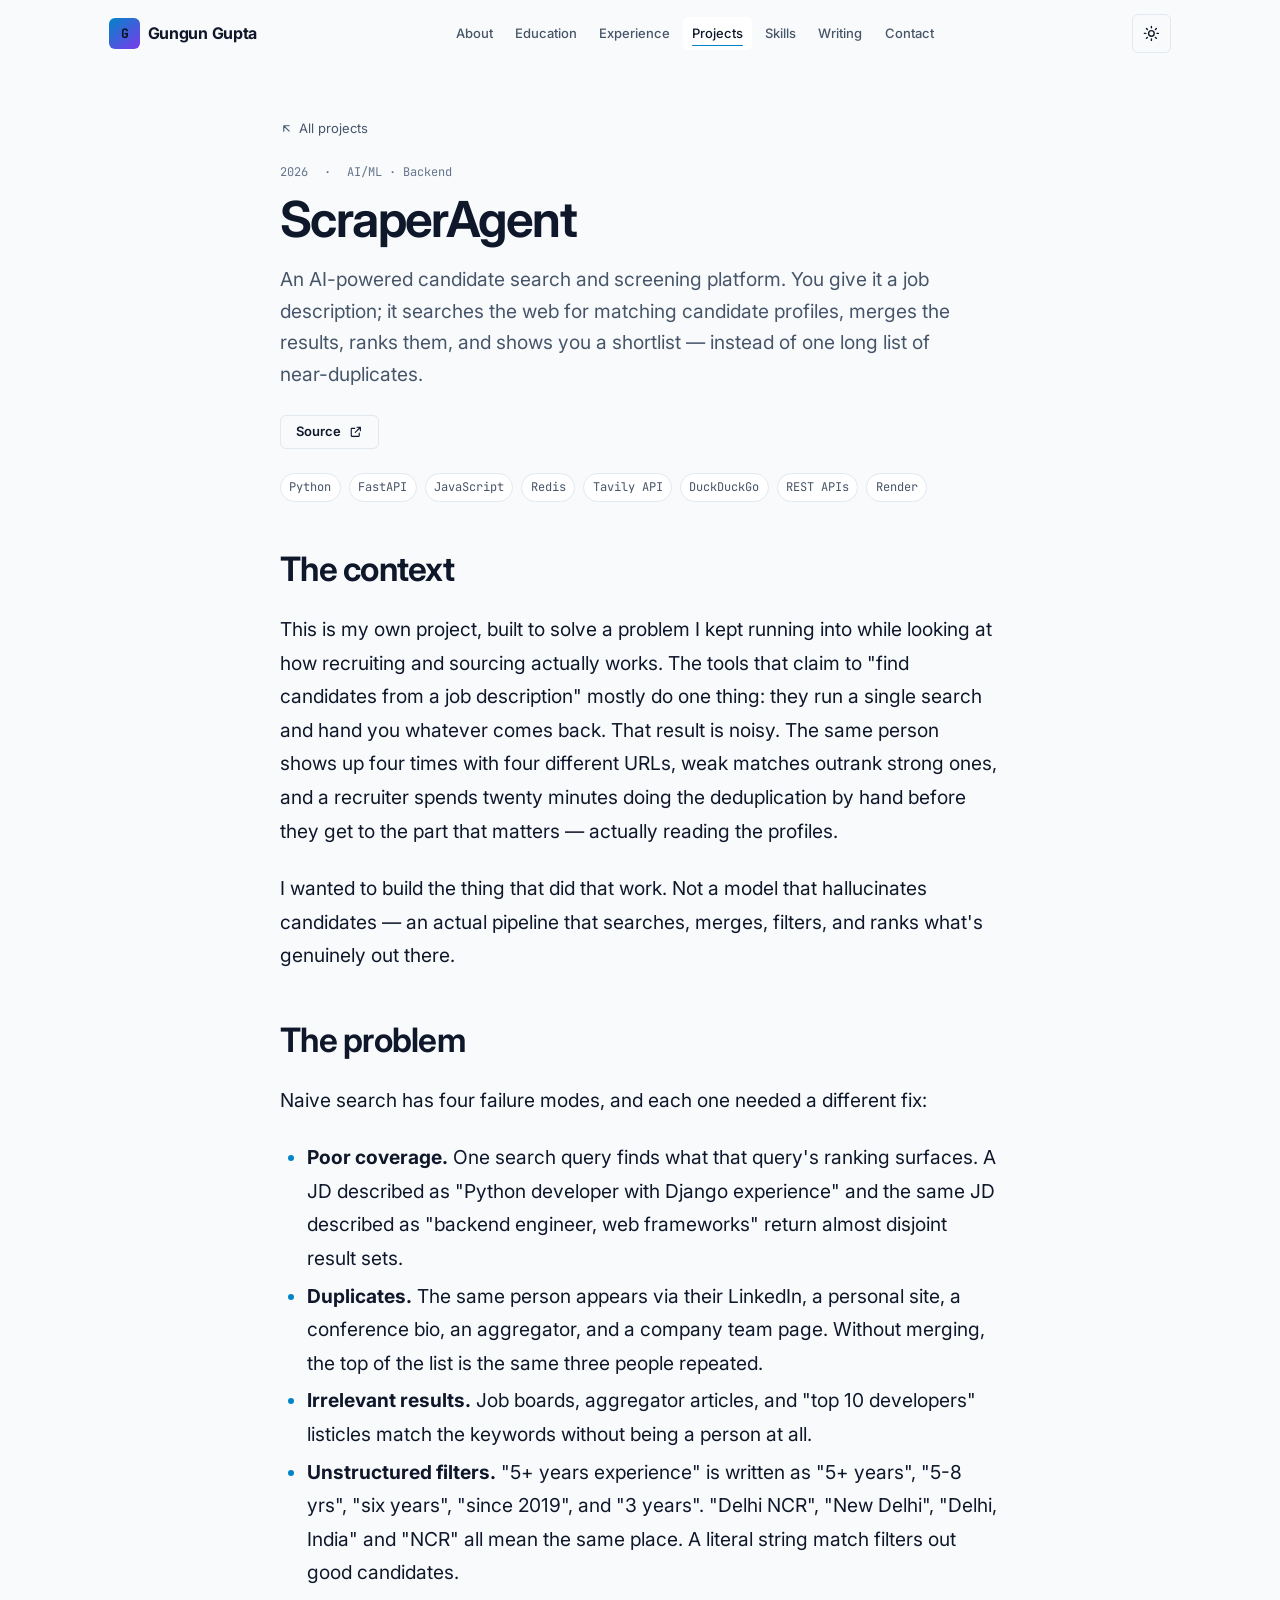
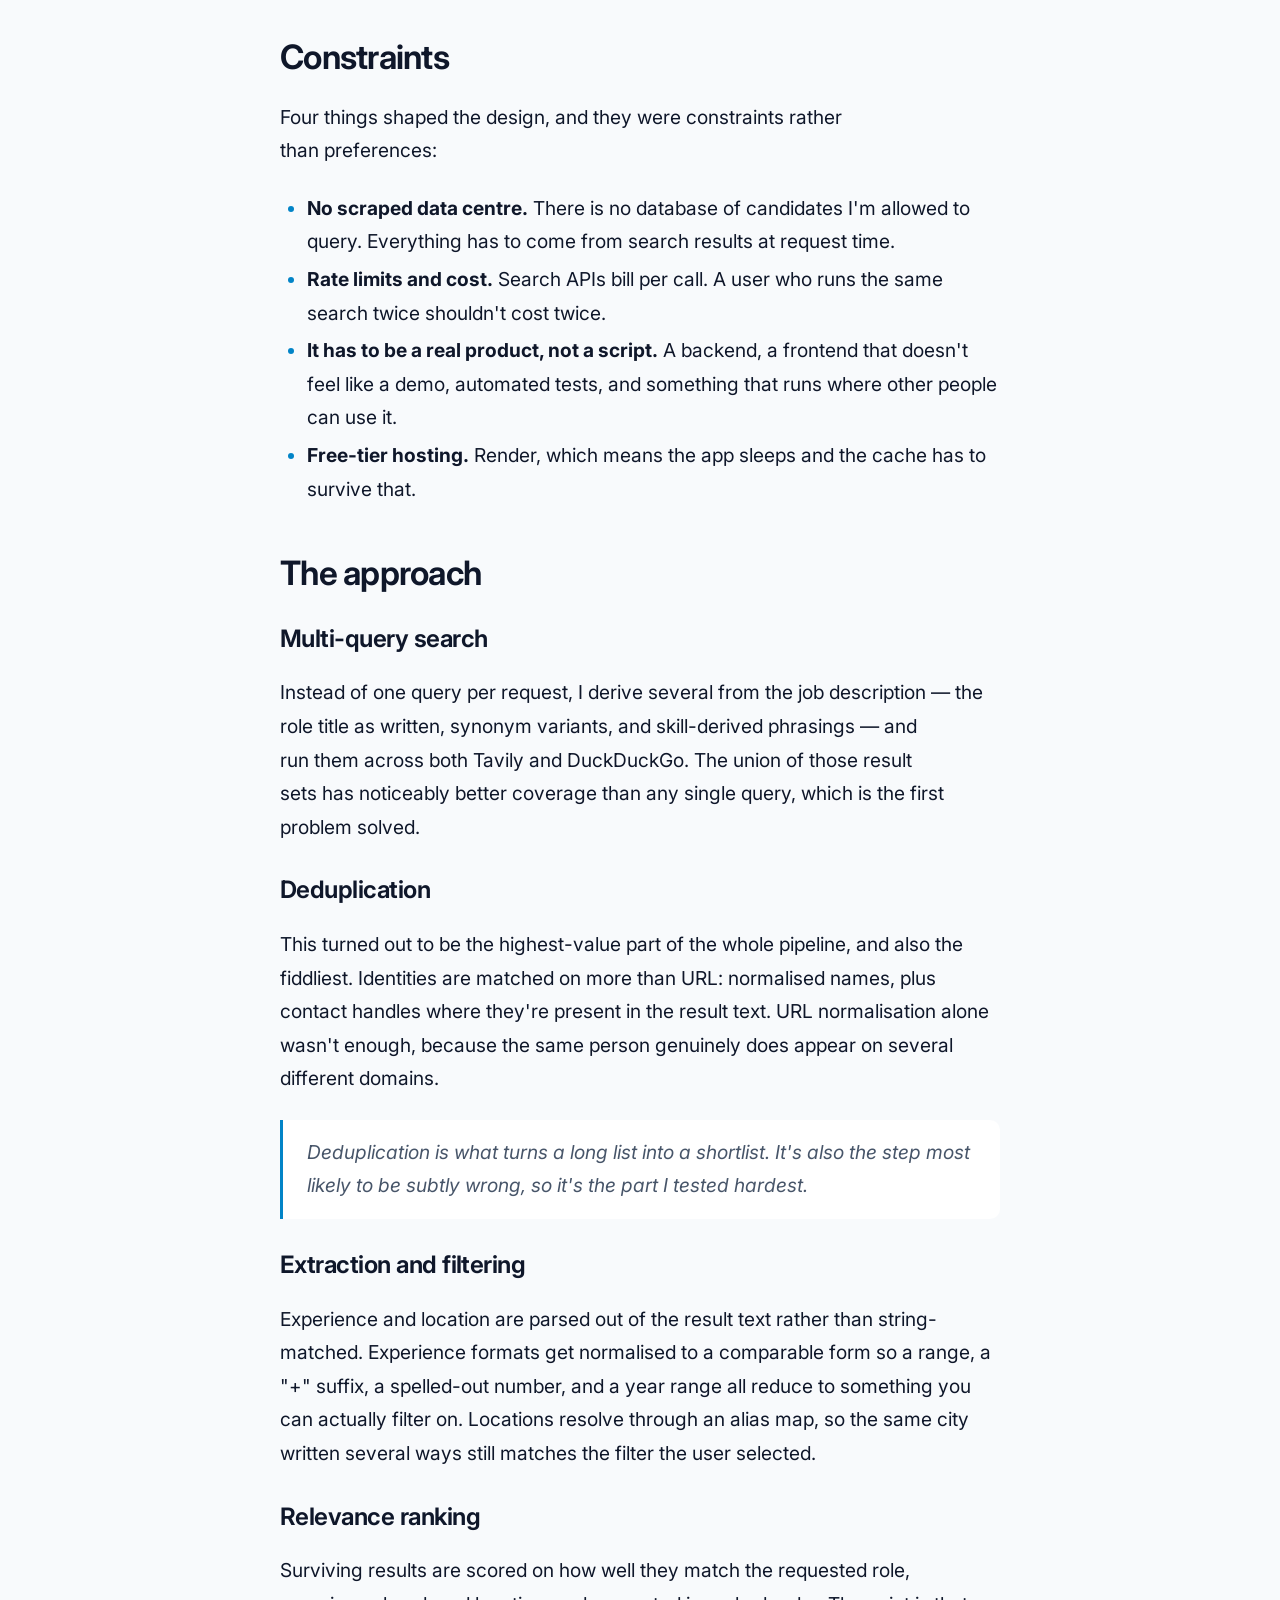
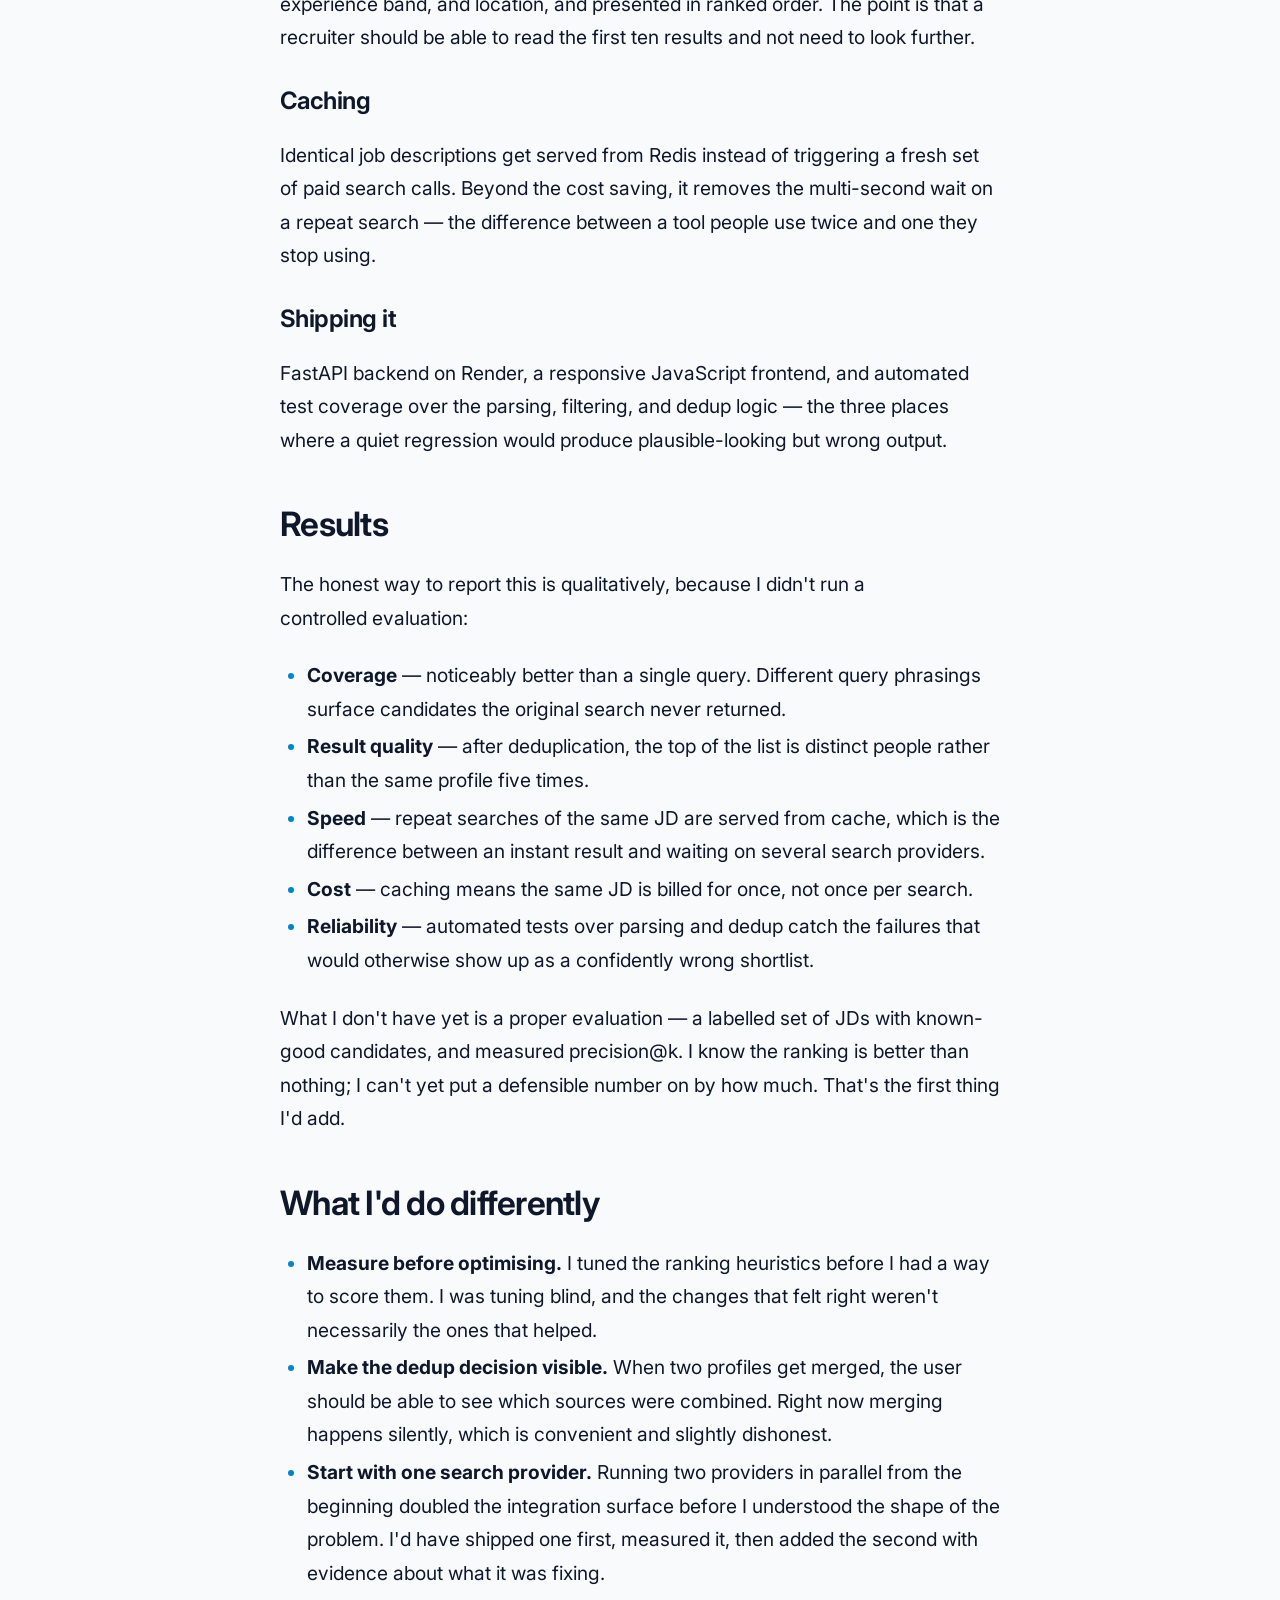
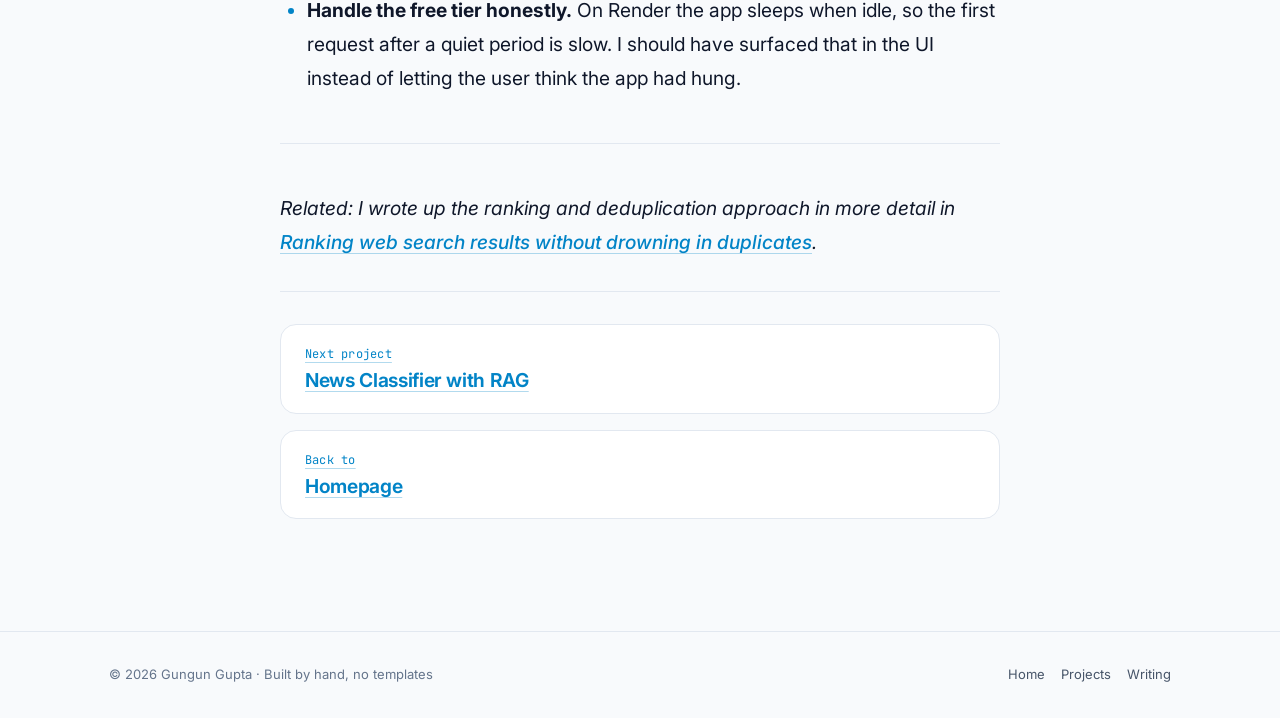
<file: projects/scraperagent.html>
<!DOCTYPE html>
<html lang="en" data-theme="dark">
<head>
<meta charset="utf-8">
<meta name="viewport" content="width=device-width, initial-scale=1">
<title>ScraperAgent — AI Candidate Search &amp; Screening — Gungun Gupta</title>
<meta name="description" content="How I built ScraperAgent: multi-query web search, deduplication, relevance ranking, and Redis caching behind an AI-powered candidate screening platform.">
<link rel="canonical" href="https://gungungupta7525.github.io/MyProfile/projects/scraperagent.html">

<meta property="og:type" content="article">
<meta property="og:title" content="ScraperAgent — AI Candidate Search &amp; Screening">
<meta property="og:description" content="Multi-query web search, deduplication, relevance ranking, and Redis caching behind an AI-powered candidate screening platform.">
<meta property="og:url" content="https://gungungupta7525.github.io/MyProfile/projects/scraperagent.html">
<meta property="og:image" content="https://gungungupta7525.github.io/MyProfile/assets/img/og-image.svg">
<meta name="twitter:card" content="summary_large_image">

<meta name="theme-color" content="#070a10">
<meta name="color-scheme" content="dark light">
<link rel="icon" href="../assets/img/favicon.svg" type="image/svg+xml">
<link rel="preconnect" href="https://fonts.googleapis.com">
<link rel="preconnect" href="https://fonts.gstatic.com" crossorigin>
<link rel="stylesheet" href="https://fonts.googleapis.com/css2?family=Inter:wght@400;500;600;700&family=JetBrains+Mono:wght@400;500;600&display=swap">
<link rel="stylesheet" href="../assets/css/style.css">
<script>
  (function () {
    try {
      var saved = localStorage.getItem("theme");
      var system = window.matchMedia("(prefers-color-scheme: light)").matches ? "light" : "dark";
      document.documentElement.setAttribute("data-theme", saved || system);
    } catch (e) {}
  })();
</script>
</head>
<body>

<div class="progress" data-progress aria-hidden="true"></div>

<svg width="0" height="0" style="position:absolute" aria-hidden="true" focusable="false">
  <defs>
    <symbol id="icon-sun" viewBox="0 0 24 24" fill="none" stroke="currentColor" stroke-width="2" stroke-linecap="round"><circle cx="12" cy="12" r="4"/><path d="M12 2v2M12 20v2M4.9 4.9l1.4 1.4M17.7 17.7l1.4 1.4M2 12h2M20 12h2M4.9 19.1l1.4-1.4M17.7 6.3l1.4-1.4"/></symbol>
    <symbol id="icon-moon" viewBox="0 0 24 24" fill="none" stroke="currentColor" stroke-width="2" stroke-linecap="round" stroke-linejoin="round"><path d="M21 12.8A9 9 0 1 1 11.2 3a7 7 0 0 0 9.8 9.8z"/></symbol>
    <symbol id="icon-arrow-up-left" viewBox="0 0 24 24" fill="none" stroke="currentColor" stroke-width="2" stroke-linecap="round" stroke-linejoin="round"><path d="M17 17 7 7M7 7h10M7 7v10"/></symbol>
    <symbol id="icon-arrow-right" viewBox="0 0 24 24" fill="none" stroke="currentColor" stroke-width="2" stroke-linecap="round" stroke-linejoin="round"><path d="M5 12h14M13 6l6 6-6 6"/></symbol>
    <symbol id="icon-external" viewBox="0 0 24 24" fill="none" stroke="currentColor" stroke-width="2" stroke-linecap="round" stroke-linejoin="round"><path d="M14 4h6v6M20 4l-9 9M18 14v5a1 1 0 0 1-1 1H5a1 1 0 0 1-1-1V7a1 1 0 0 1 1-1h5"/></symbol>
  </defs>
</svg>

<a class="skip-link" href="#main">Skip to content</a>

<header class="header" data-header>
  <div class="container header__inner">
    <a class="brand" href="../">
      <span class="brand__mark" aria-hidden="true">G</span>
      <span>Gungun Gupta</span>
    </a>
    <nav class="nav" data-nav aria-label="Primary">
      <a class="nav__link" href="../#about">About</a>
      <a class="nav__link" href="../#education">Education</a>
      <a class="nav__link" href="../#experience">Experience</a>
      <a class="nav__link" href="../projects/" aria-current="page">Projects</a>
      <a class="nav__link" href="../#skills">Skills</a>
      <a class="nav__link" href="../blog/">Writing</a>
      <a class="nav__link" href="../#contact">Contact</a>
    </nav>
    <div class="header__actions">
      <button class="btn btn--ghost btn--icon theme-toggle" type="button"
              data-theme-toggle aria-label="Switch to light theme" aria-pressed="false">
        <svg class="theme-toggle__moon" aria-hidden="true"><use href="#icon-moon"/></svg>
        <svg class="theme-toggle__sun" aria-hidden="true"><use href="#icon-sun"/></svg>
      </button>
      <button class="nav-toggle" type="button" data-nav-toggle
              aria-expanded="false" aria-label="Open menu">
        <span class="nav-toggle__bars" aria-hidden="true"></span>
      </button>
    </div>
  </div>
</header>

<main id="main">
  <article class="article">
    <div class="container container--prose">

      <a class="article__back" href="../projects/">
        <svg aria-hidden="true"><use href="#icon-arrow-up-left"/></svg>
        All projects
      </a>

      <header>
        <div class="article__meta">
          <span>2026</span>
          <span>·</span>
          <span>AI/ML · Backend</span>
        </div>

        <h1 class="article__title">ScraperAgent</h1>

        <p class="article__lede">
          An AI-powered candidate search and screening platform. You give it a job
          description; it searches the web for matching candidate profiles, merges
          the results, ranks them, and shows you a shortlist — instead of one
          long list of near-duplicates.
        </p>

        <!-- TODO: replace with your real repository and live demo URLs.
             A working demo link is the single strongest thing you can add here. -->
        <div class="btn-row" style="margin-top:var(--space-md)">
          <a class="btn btn--ghost" href="https://github.com/gungungupta7525/scraperagent" target="_blank" rel="noopener noreferrer">
            Source
            <svg class="btn__icon" aria-hidden="true"><use href="#icon-external"/></svg>
            <span class="visually-hidden">(opens in a new tab)</span>
          </a>
        </div>

        <ul class="pill-list article__tags">
          <li class="pill">Python</li>
          <li class="pill">FastAPI</li>
          <li class="pill">JavaScript</li>
          <li class="pill">Redis</li>
          <li class="pill">Tavily API</li>
          <li class="pill">DuckDuckGo</li>
          <li class="pill">REST APIs</li>
          <li class="pill">Render</li>
        </ul>
      </header>

      <div class="prose">

        <h2 id="context">The context</h2>

        <p>
          This is my own project, built to solve a problem I kept running into
          while looking at how recruiting and sourcing actually works. The tools
          that claim to "find candidates from a job description" mostly do one
          thing: they run a single search and hand you whatever comes back. That
          result is noisy. The same person shows up four times with four different
          URLs, weak matches outrank strong ones, and a recruiter spends twenty
          minutes doing the deduplication by hand before they get to the part
          that matters — actually reading the profiles.
        </p>

        <p>
          I wanted to build the thing that did that work. Not a model that
          hallucinates candidates — an actual pipeline that searches, merges,
          filters, and ranks what's genuinely out there.
        </p>

        <h2 id="problem">The problem</h2>

        <p>
          Naive search has four failure modes, and each one needed a different
          fix:
        </p>

        <ul>
          <li>
            <strong>Poor coverage.</strong> One search query finds what that
            query's ranking surfaces. A JD described as "Python developer with
            Django experience" and the same JD described as "backend engineer,
            web frameworks" return almost disjoint result sets.
          </li>
          <li>
            <strong>Duplicates.</strong> The same person appears via their
            LinkedIn, a personal site, a conference bio, an aggregator, and a
            company team page. Without merging, the top of the list is the same
            three people repeated.
          </li>
          <li>
            <strong>Irrelevant results.</strong> Job boards, aggregator articles,
            and "top 10 developers" listicles match the keywords without being a
            person at all.
          </li>
          <li>
            <strong>Unstructured filters.</strong> "5+ years experience" is
            written as "5+ years", "5-8 yrs", "six years", "since 2019", and
            "3 years". "Delhi NCR", "New Delhi", "Delhi, India" and "NCR" all
            mean the same place. A literal string match filters out good
            candidates.
          </li>
        </ul>

        <h2 id="constraints">Constraints</h2>

        <p>
          Four things shaped the design, and they were constraints rather than
          preferences:
        </p>

        <ul>
          <li>
            <strong>No scraped data centre.</strong> There is no database of
            candidates I'm allowed to query. Everything has to come from search
            results at request time.
          </li>
          <li>
            <strong>Rate limits and cost.</strong> Search APIs bill per call. A
            user who runs the same search twice shouldn't cost twice.
          </li>
          <li>
            <strong>It has to be a real product, not a script.</strong> A
            backend, a frontend that doesn't feel like a demo, automated tests,
            and something that runs where other people can use it.
          </li>
          <li>
            <strong>Free-tier hosting.</strong> Render, which means the app
            sleeps and the cache has to survive that.
          </li>
        </ul>

        <h2 id="approach">The approach</h2>

        <h3>Multi-query search</h3>

        <p>
          Instead of one query per request, I derive several from the job
          description — the role title as written, synonym variants, and
          skill-derived phrasings — and run them across both Tavily and
          DuckDuckGo. The union of those result sets has noticeably better
          coverage than any single query, which is the first problem solved.
        </p>

        <h3>Deduplication</h3>

        <p>
          This turned out to be the highest-value part of the whole pipeline, and
          also the fiddliest. Identities are matched on more than URL: normalised
          names, plus contact handles where they're present in the result text.
          URL normalisation alone wasn't enough, because the same person
          genuinely does appear on several different domains.
        </p>

        <blockquote>
          <p>
            Deduplication is what turns a long list into a shortlist. It's also
            the step most likely to be subtly wrong, so it's the part I tested
            hardest.
          </p>
        </blockquote>

        <h3>Extraction and filtering</h3>

        <p>
          Experience and location are parsed out of the result text rather than
          string-matched. Experience formats get normalised to a comparable form
          so a range, a "+" suffix, a spelled-out number, and a year range all
          reduce to something you can actually filter on. Locations resolve
          through an alias map, so the same city written several ways still
          matches the filter the user selected.
        </p>

        <h3>Relevance ranking</h3>

        <p>
          Surviving results are scored on how well they match the requested role,
          experience band, and location, and presented in ranked order. The point
          is that a recruiter should be able to read the first ten results and
          not need to look further.
        </p>

        <h3>Caching</h3>

        <p>
          Identical job descriptions get served from Redis instead of triggering a
          fresh set of paid search calls. Beyond the cost saving, it removes the
          multi-second wait on a repeat search — the difference between a tool
          people use twice and one they stop using.
        </p>

        <h3>Shipping it</h3>

        <p>
          FastAPI backend on Render, a responsive JavaScript frontend, and
          automated test coverage over the parsing, filtering, and dedup logic —
          the three places where a quiet regression would produce plausible-looking
          but wrong output.
        </p>

        <h2 id="results">Results</h2>

        <p>
          The honest way to report this is qualitatively, because I didn't run a
          controlled evaluation:
        </p>

        <ul>
          <li>
            <strong>Coverage</strong> — noticeably better than a single query.
            Different query phrasings surface candidates the original search
            never returned.
          </li>
          <li>
            <strong>Result quality</strong> — after deduplication, the top of the
            list is distinct people rather than the same profile five times.
          </li>
          <li>
            <strong>Speed</strong> — repeat searches of the same JD are served
            from cache, which is the difference between an instant result and
            waiting on several search providers.
          </li>
          <li>
            <strong>Cost</strong> — caching means the same JD is billed for once,
            not once per search.
          </li>
          <li>
            <strong>Reliability</strong> — automated tests over parsing and
            dedup catch the failures that would otherwise show up as a
            confidently wrong shortlist.
          </li>
        </ul>

        <p>
          What I don't have yet is a proper evaluation — a labelled set of
          JDs with known-good candidates, and measured precision@k. I know the
          ranking is better than nothing; I can't yet put a defensible number on
          by how much. That's the first thing I'd add.
        </p>

        <h2 id="differently">What I'd do differently</h2>

        <ul>
          <li>
            <strong>Measure before optimising.</strong> I tuned the ranking
            heuristics before I had a way to score them. I was tuning blind, and
            the changes that felt right weren't necessarily the ones that helped.
          </li>
          <li>
            <strong>Make the dedup decision visible.</strong> When two profiles
            get merged, the user should be able to see which sources were
            combined. Right now merging happens silently, which is convenient and
            slightly dishonest.
          </li>
          <li>
            <strong>Start with one search provider.</strong> Running two
            providers in parallel from the beginning doubled the integration
            surface before I understood the shape of the problem. I'd have
            shipped one first, measured it, then added the second with evidence
            about what it was fixing.
          </li>
          <li>
            <strong>Handle the free tier honestly.</strong> On Render the app
            sleeps when idle, so the first request after a quiet period is slow.
            I should have surfaced that in the UI instead of letting the user
            think the app had hung.
          </li>
        </ul>

        <hr>

        <p>
          <em>Related: I wrote up the ranking and deduplication approach in more
          detail in
          <a href="../blog/posts/ranking-web-search-results.html">Ranking web search results without drowning in duplicates</a>.</em>
        </p>

      </div>

      <hr>

      <nav aria-label="More projects" style="display:grid;gap:var(--space-sm)">
        <a class="card card--link" href="news-classifier-rag.html" style="padding:var(--space-sm) var(--space-md)">
          <p class="card__subtitle">Next project</p>
          <span class="card__title">News Classifier with RAG</span>
        </a>
        <a class="card card--link" href="../" style="padding:var(--space-sm) var(--space-md)">
          <p class="card__subtitle">Back to</p>
          <span class="card__title">Homepage</span>
        </a>
      </nav>

    </div>
  </article>
</main>

<footer class="footer">
  <div class="container footer__inner">
    <p>© <span data-year>2026</span> Gungun Gupta · Built by hand, no templates</p>
    <ul class="footer__links">
      <li><a href="../">Home</a></li>
      <li><a href="../projects/">Projects</a></li>
      <li><a href="../blog/">Writing</a></li>
    </ul>
  </div>
</footer>

<script src="../assets/js/main.js" defer></script>
</body>
</html>
</file>
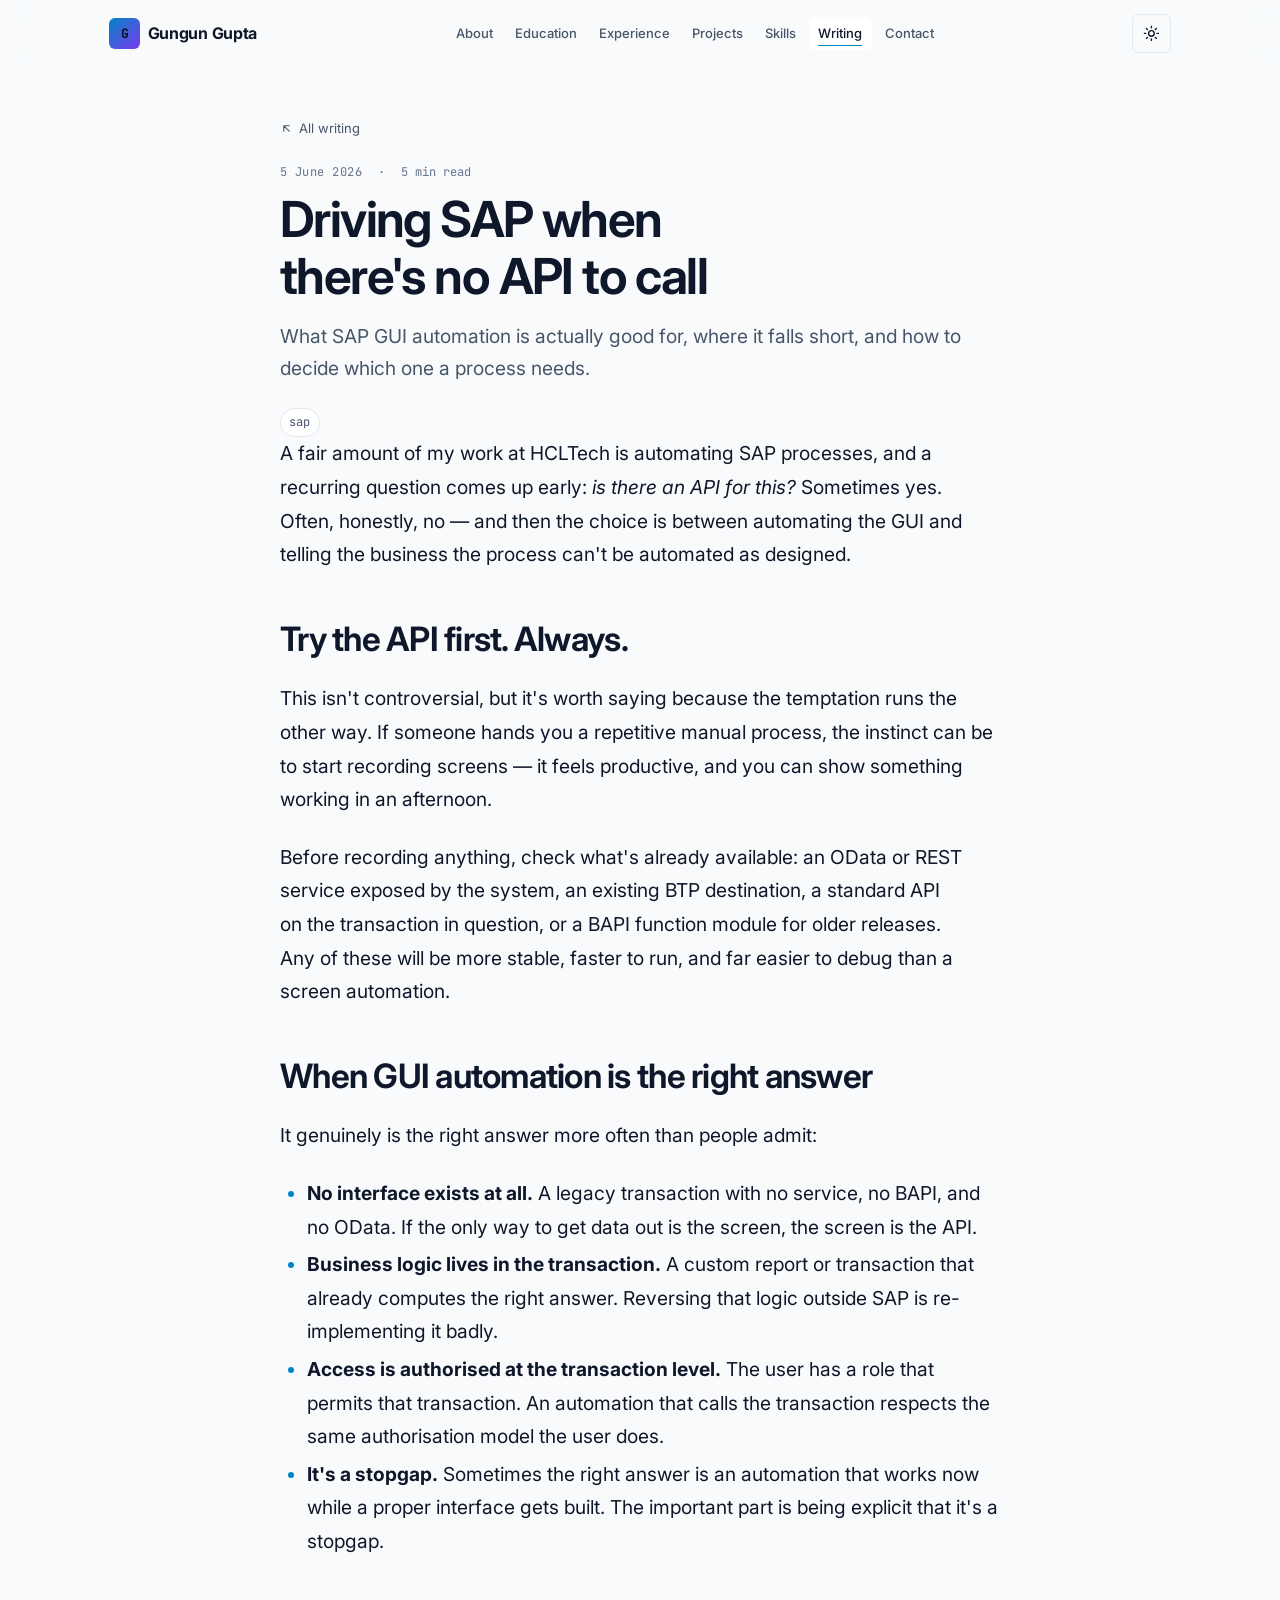
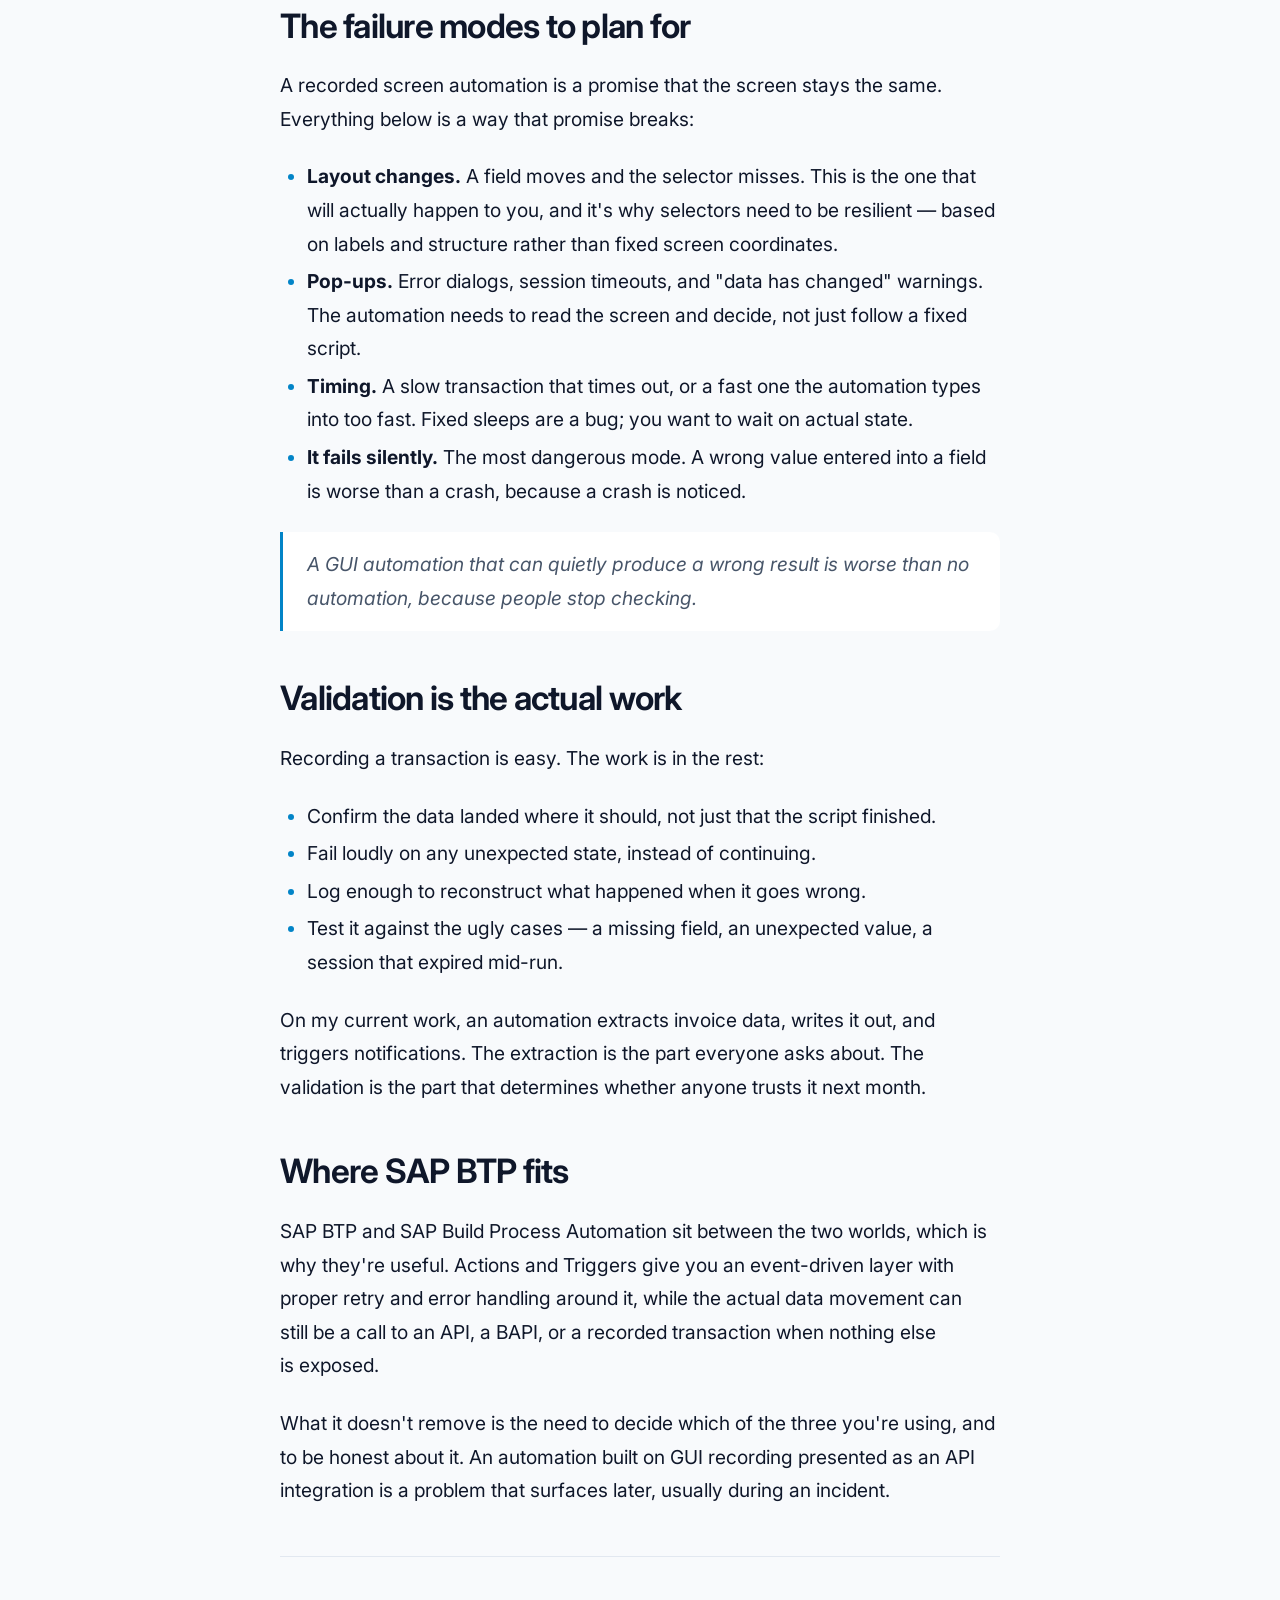
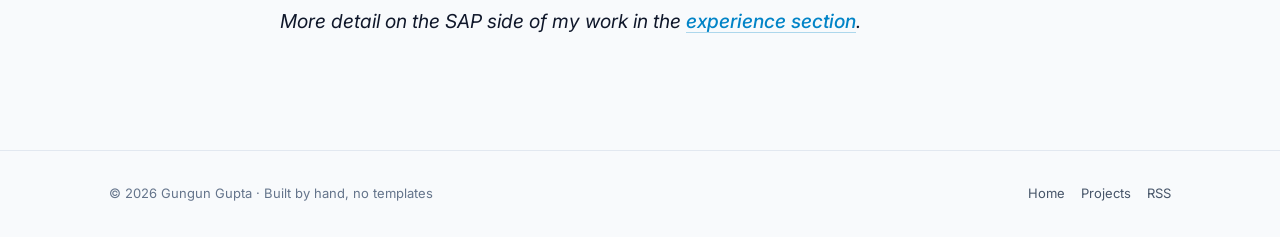
<file: blog/posts/driving-sap-without-an-api.html>
<!DOCTYPE html>
<html lang="en" data-theme="dark">
<head>
<meta charset="utf-8">
<meta name="viewport" content="width=device-width, initial-scale=1">
<title>Driving SAP when there's no API to call — Gungun Gupta</title>
<meta name="description" content="What SAP GUI automation is actually good for, where it falls short, and how to decide which one a process needs.">
<link rel="canonical" href="https://gungungupta7525.github.io/MyProfile/blog/posts/driving-sap-without-an-api.html">

<meta property="og:type" content="article">
<meta property="og:title" content="Driving SAP when there's no API to call">
<meta property="og:description" content="What SAP GUI automation is actually good for, where it falls short, and how to decide which one a process needs.">
<meta property="og:url" content="https://gungungupta7525.github.io/MyProfile/blog/posts/driving-sap-without-an-api.html">
<meta property="og:image" content="https://gungungupta7525.github.io/MyProfile/assets/img/og-image.svg">
<meta property="article:published_time" content="2026-06-05T09:00:00+05:30">
<meta name="twitter:card" content="summary_large_image">

<meta name="theme-color" content="#070a10">
<meta name="color-scheme" content="dark light">
<link rel="icon" href="../../assets/img/favicon.svg" type="image/svg+xml">
<link rel="alternate" type="application/rss+xml" title="Gungun Gupta — Writing" href="../../feed.xml">
<link rel="preconnect" href="https://fonts.googleapis.com">
<link rel="preconnect" href="https://fonts.gstatic.com" crossorigin>
<link rel="stylesheet" href="https://fonts.googleapis.com/css2?family=Inter:wght@400;500;600;700&family=JetBrains+Mono:wght@400;500;600&display=swap">
<link rel="stylesheet" href="../../assets/css/style.css">
<script>
  (function () {
    try {
      var saved = localStorage.getItem("theme");
      var system = window.matchMedia("(prefers-color-scheme: light)").matches ? "light" : "dark";
      document.documentElement.setAttribute("data-theme", saved || system);
    } catch (e) {}
  })();
</script>
</head>
<body>

<div class="progress" data-progress aria-hidden="true"></div>

<svg width="0" height="0" style="position:absolute" aria-hidden="true" focusable="false">
  <defs>
    <symbol id="icon-sun" viewBox="0 0 24 24" fill="none" stroke="currentColor" stroke-width="2" stroke-linecap="round"><circle cx="12" cy="12" r="4"/><path d="M12 2v2M12 20v2M4.9 4.9l1.4 1.4M17.7 17.7l1.4 1.4M2 12h2M20 12h2M4.9 19.1l1.4-1.4M17.7 6.3l1.4-1.4"/></symbol>
    <symbol id="icon-moon" viewBox="0 0 24 24" fill="none" stroke="currentColor" stroke-width="2" stroke-linecap="round" stroke-linejoin="round"><path d="M21 12.8A9 9 0 1 1 11.2 3a7 7 0 0 0 9.8 9.8z"/></symbol>
    <symbol id="icon-arrow-up-left" viewBox="0 0 24 24" fill="none" stroke="currentColor" stroke-width="2" stroke-linecap="round" stroke-linejoin="round"><path d="M17 17 7 7M7 7h10M7 7v10"/></symbol>
  </defs>
</svg>

<a class="skip-link" href="#main">Skip to content</a>

<header class="header" data-header>
  <div class="container header__inner">
    <a class="brand" href="../../">
      <span class="brand__mark" aria-hidden="true">G</span>
      <span>Gungun Gupta</span>
    </a>
    <nav class="nav" data-nav aria-label="Primary">
      <a class="nav__link" href="../../#about">About</a>
      <a class="nav__link" href="../../#education">Education</a>
      <a class="nav__link" href="../../#experience">Experience</a>
      <a class="nav__link" href="../../projects/">Projects</a>
      <a class="nav__link" href="../../#skills">Skills</a>
      <a class="nav__link" href="../../blog/" aria-current="page">Writing</a>
      <a class="nav__link" href="../../#contact">Contact</a>
    </nav>
    <div class="header__actions">
      <button class="btn btn--ghost btn--icon theme-toggle" type="button"
              data-theme-toggle aria-label="Switch to light theme" aria-pressed="false">
        <svg class="theme-toggle__moon" aria-hidden="true"><use href="#icon-moon"/></svg>
        <svg class="theme-toggle__sun" aria-hidden="true"><use href="#icon-sun"/></svg>
      </button>
      <button class="nav-toggle" type="button" data-nav-toggle
              aria-expanded="false" aria-label="Open menu">
        <span class="nav-toggle__bars" aria-hidden="true"></span>
      </button>
    </div>
  </div>
</header>

<main id="main">
  <article class="article">
    <div class="container container--prose">

      <a class="article__back" href="../../blog/">
        <svg aria-hidden="true"><use href="#icon-arrow-up-left"/></svg>
        All writing
      </a>

      <header>
        <div class="article__meta">
          <time datetime="2026-06-05">5 June 2026</time>
          <span>·</span>
          <span>5 min read</span>
        </div>

        <h1 class="article__title">Driving SAP when there's no API to call</h1>

        <p class="article__lede">What SAP GUI automation is actually good for, where it falls short, and how to decide which one a process needs.</p>

        <ul class="pill-list article__tags">
          <li class="pill">sap</li>
        </ul>
      </header>

      <div class="prose">

        <p>
          A fair amount of my work at HCLTech is automating SAP processes, and a
          recurring question comes up early: <em>is there an API for this?</em>
          Sometimes yes. Often, honestly, no — and then the choice is between
          automating the GUI and telling the business the process can't be
          automated as designed.
        </p>

        <h2 id="try-the-api-first">Try the API first. Always.</h2>

        <p>
          This isn't controversial, but it's worth saying because the temptation
          runs the other way. If someone hands you a repetitive manual process, the
          instinct can be to start recording screens — it feels productive, and
          you can show something working in an afternoon.
        </p>

        <p>
          Before recording anything, check what's already available: an OData or
          REST service exposed by the system, an existing BTP destination, a
          standard API on the transaction in question, or a BAPI function module
          for older releases. Any of these will be more stable, faster to run, and
          far easier to debug than a screen automation.
        </p>

        <h2 id="when-gui-automation-is-correct">When GUI automation is the right answer</h2>

        <p>
          It genuinely is the right answer more often than people admit:</p>

        <ul>
          <li>
            <strong>No interface exists at all.</strong> A legacy transaction with
            no service, no BAPI, and no OData. If the only way to get data out is
            the screen, the screen is the API.
          </li>
          <li>
            <strong>Business logic lives in the transaction.</strong> A custom
            report or transaction that already computes the right answer. Reversing
            that logic outside SAP is re-implementing it badly.
          </li>
          <li>
            <strong>Access is authorised at the transaction level.</strong> The
            user has a role that permits that transaction. An automation that calls
            the transaction respects the same authorisation model the user does.
          </li>
          <li>
            <strong>It's a stopgap.</strong> Sometimes the right answer is an
            automation that works now while a proper interface gets built. The
            important part is being explicit that it's a stopgap.
          </li>
        </ul>

        <h2 id="the-failure-modes">The failure modes to plan for</h2>

        <p>
          A recorded screen automation is a promise that the screen stays the same.
          Everything below is a way that promise breaks:
        </p>

        <ul>
          <li>
            <strong>Layout changes.</strong> A field moves and the selector misses.
            This is the one that will actually happen to you, and it's why
            selectors need to be resilient — based on labels and structure rather
            than fixed screen coordinates.
          </li>
          <li>
            <strong>Pop-ups.</strong> Error dialogs, session timeouts, and "data has
            changed" warnings. The automation needs to read the screen and decide,
            not just follow a fixed script.
          </li>
          <li>
            <strong>Timing.</strong> A slow transaction that times out, or a fast
            one the automation types into too fast. Fixed sleeps are a bug; you want
            to wait on actual state.
          </li>
          <li>
            <strong>It fails silently.</strong> The most dangerous mode. A wrong
            value entered into a field is worse than a crash, because a crash is
            noticed.
          </li>
        </ul>

        <blockquote>
          <p>
            A GUI automation that can quietly produce a wrong result is worse than
            no automation, because people stop checking.
          </p>
        </blockquote>

        <h2 id="validation">Validation is the actual work</h2>

        <p>
          Recording a transaction is easy. The work is in the rest:
        </p>

        <ul>
          <li>Confirm the data landed where it should, not just that the script finished.</li>
          <li>Fail loudly on any unexpected state, instead of continuing.</li>
          <li>Log enough to reconstruct what happened when it goes wrong.</li>
          <li>Test it against the ugly cases — a missing field, an unexpected
              value, a session that expired mid-run.</li>
        </ul>

        <p>
          On my current work, an automation extracts invoice data, writes it out,
          and triggers notifications. The extraction is the part everyone asks
          about. The validation is the part that determines whether anyone trusts
          it next month.
        </p>

        <h2 id="on-sap-btp">Where SAP BTP fits</h2>

        <p>
          SAP BTP and SAP Build Process Automation sit between the two worlds, which
          is why they're useful. Actions and Triggers give you an event-driven
          layer with proper retry and error handling around it, while the actual
          data movement can still be a call to an API, a BAPI, or a recorded
          transaction when nothing else is exposed.
        </p>

        <p>
          What it doesn't remove is the need to decide which of the three you're
          using, and to be honest about it. An automation built on GUI recording
          presented as an API integration is a problem that surfaces later, usually
          during an incident.
        </p>

        <hr>

        <p>
          <em>More detail on the SAP side of my work in the
          <a href="../../#experience">experience section</a>.</em>
        </p>

      </div>
    </div>
  </article>
</main>

<footer class="footer">
  <div class="container footer__inner">
    <p>© <span data-year>2026</span> Gungun Gupta · Built by hand, no templates</p>
    <ul class="footer__links">
      <li><a href="../../">Home</a></li>
      <li><a href="../../projects/">Projects</a></li>
      <li><a href="../../feed.xml">RSS</a></li>
    </ul>
  </div>
</footer>

<script src="../../assets/js/main.js" defer></script>
</body>
</html>
</file>
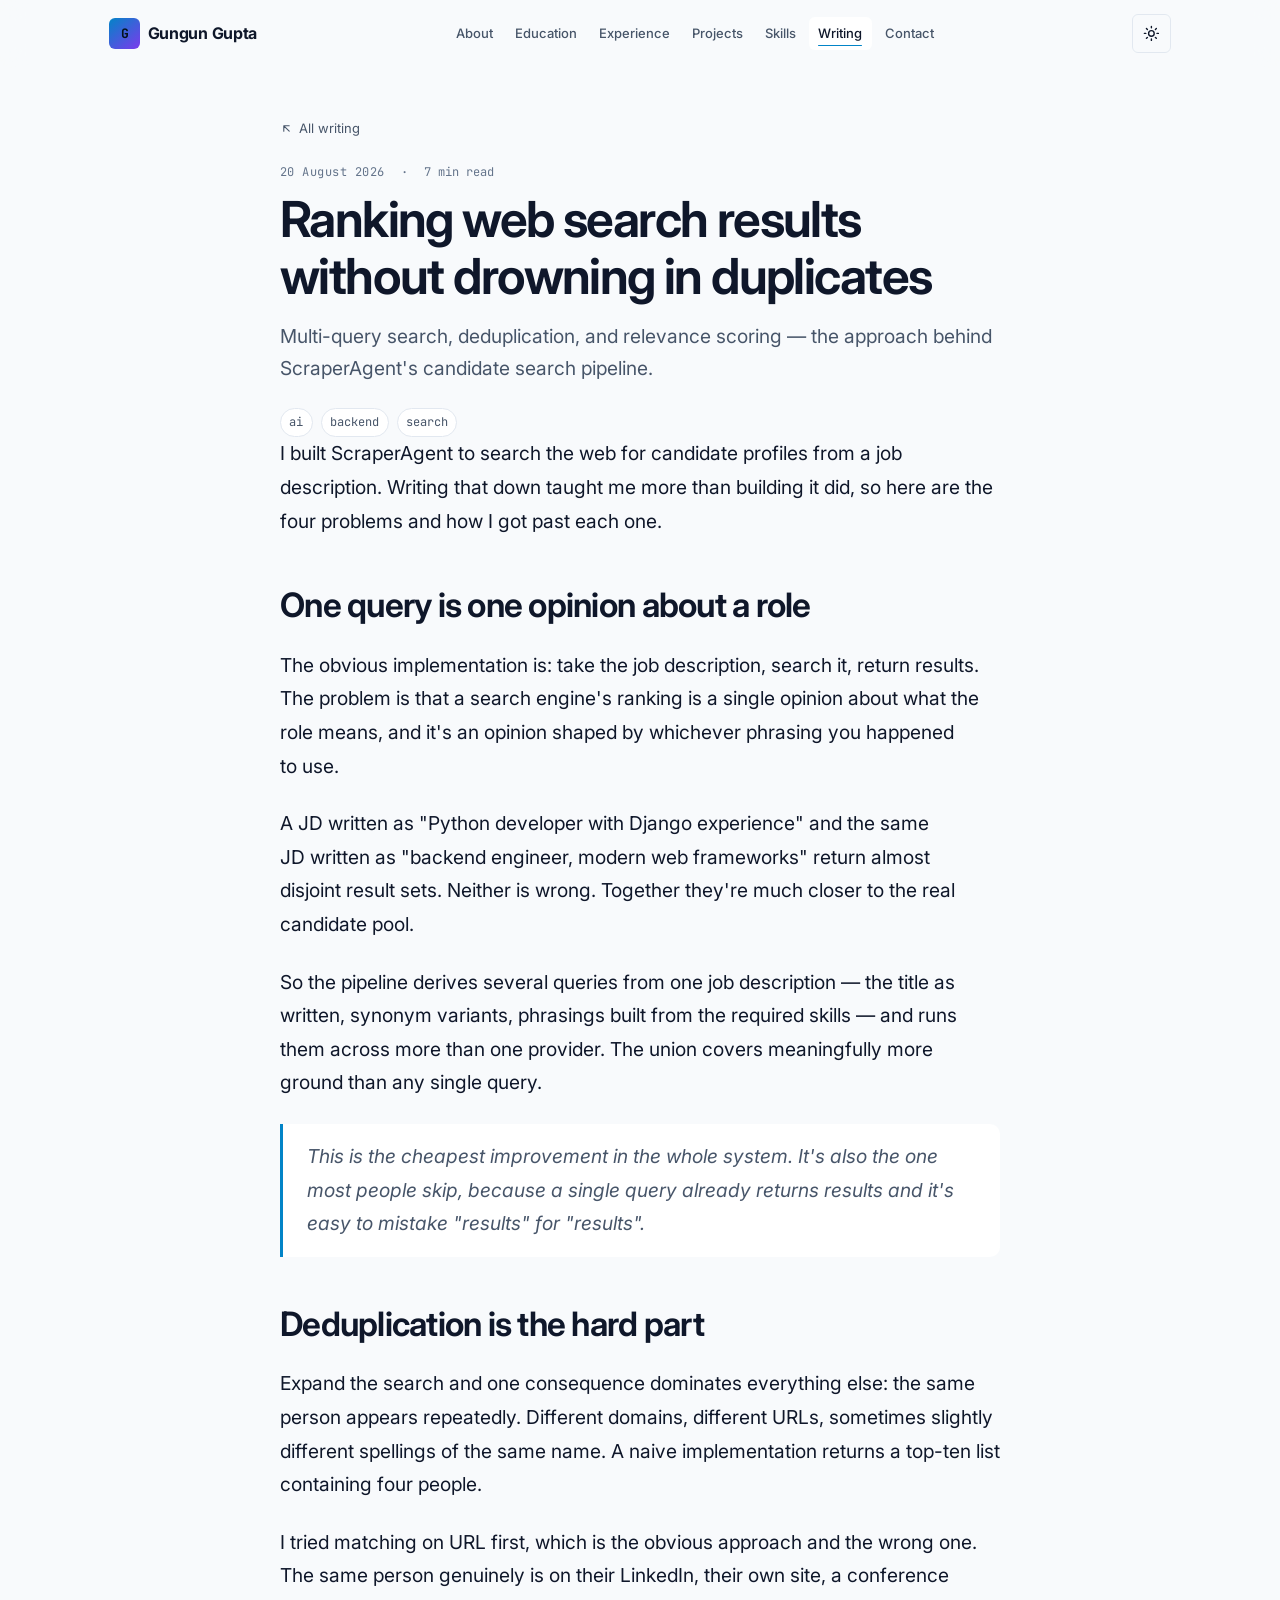
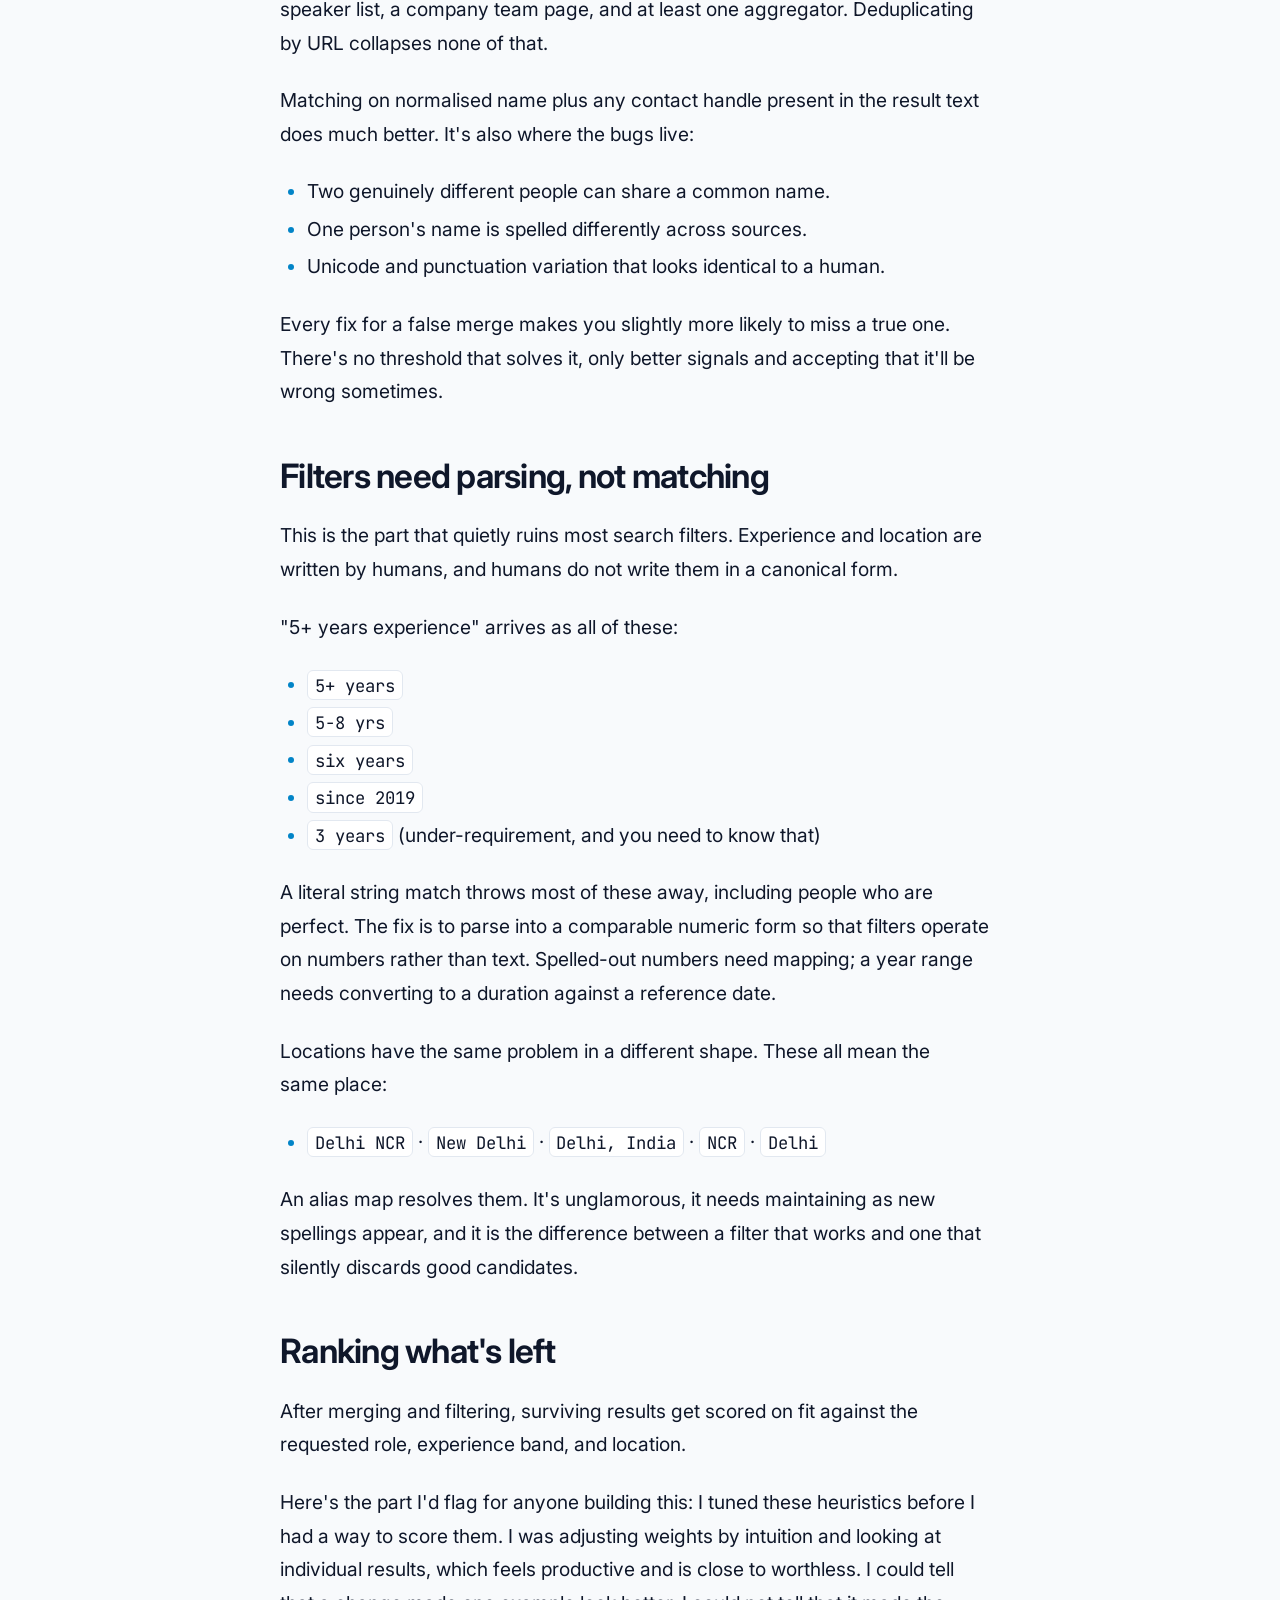
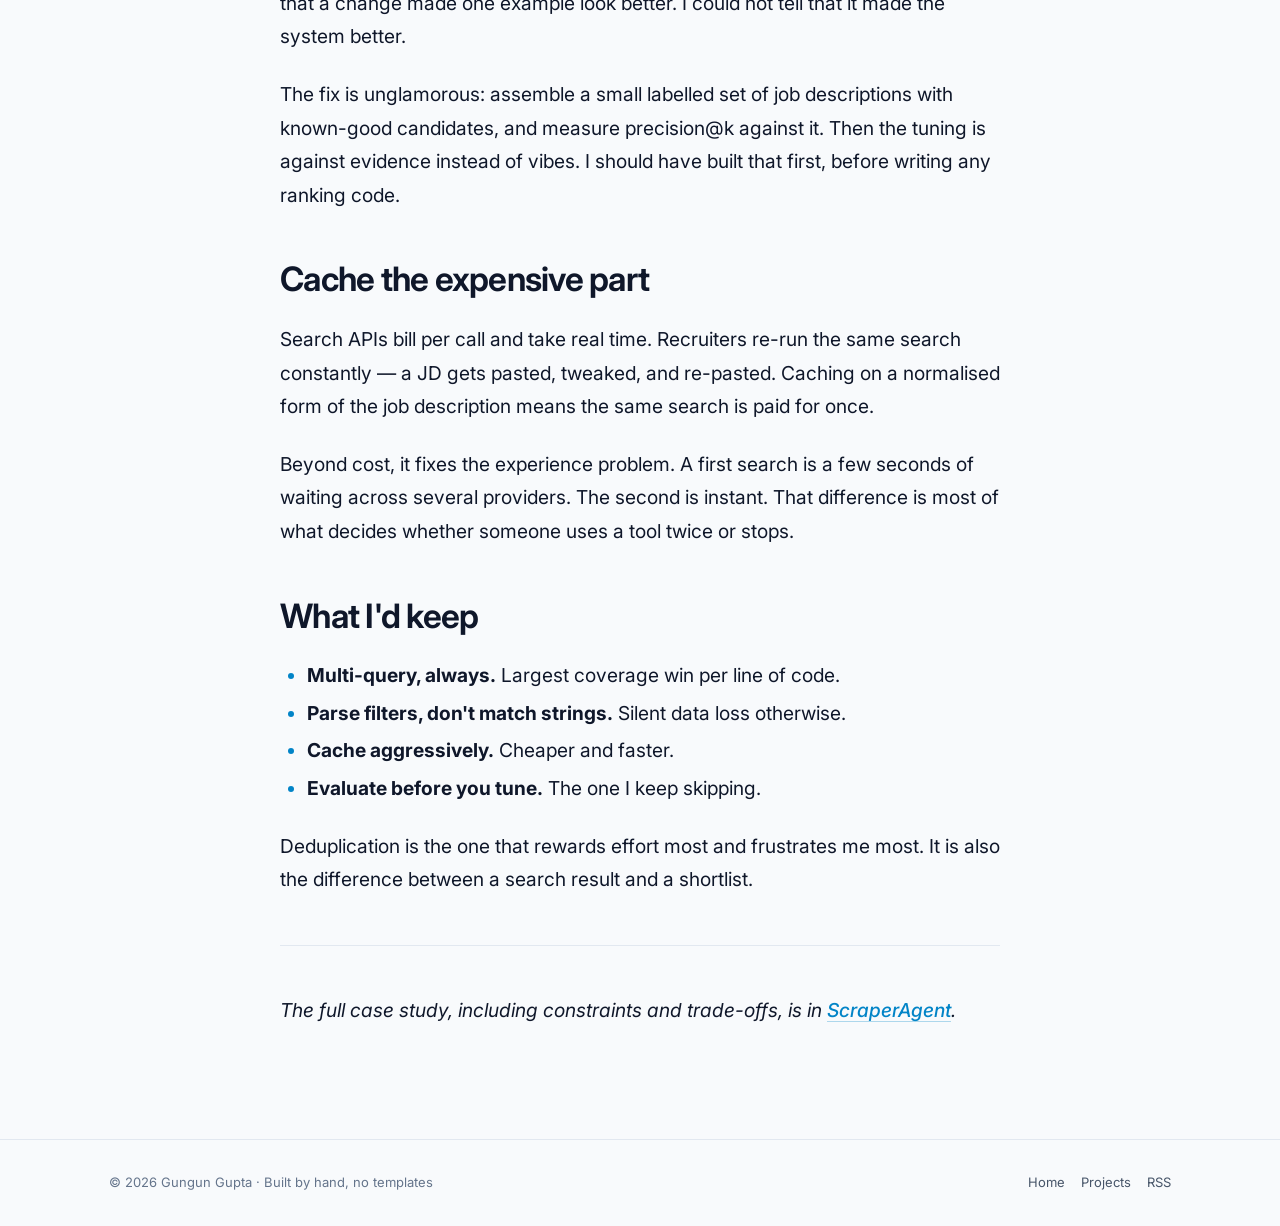
<file: blog/posts/ranking-web-search-results.html>
<!DOCTYPE html>
<html lang="en" data-theme="dark">
<head>
<meta charset="utf-8">
<meta name="viewport" content="width=device-width, initial-scale=1">
<title>Ranking web search results without drowning in duplicates — Gungun Gupta</title>
<meta name="description" content="Multi-query search, deduplication, and relevance scoring — the approach behind ScraperAgent's candidate search pipeline.">
<link rel="canonical" href="https://gungungupta7525.github.io/MyProfile/blog/posts/ranking-web-search-results.html">

<meta property="og:type" content="article">
<meta property="og:title" content="Ranking web search results without drowning in duplicates">
<meta property="og:description" content="Multi-query search, deduplication, and relevance scoring — the approach behind ScraperAgent's candidate search pipeline.">
<meta property="og:url" content="https://gungungupta7525.github.io/MyProfile/blog/posts/ranking-web-search-results.html">
<meta property="og:image" content="https://gungungupta7525.github.io/MyProfile/assets/img/og-image.svg">
<meta property="article:published_time" content="2026-08-20T09:00:00+05:30">
<meta name="twitter:card" content="summary_large_image">

<meta name="theme-color" content="#070a10">
<meta name="color-scheme" content="dark light">
<link rel="icon" href="../../assets/img/favicon.svg" type="image/svg+xml">
<link rel="alternate" type="application/rss+xml" title="Gungun Gupta — Writing" href="../../feed.xml">
<link rel="preconnect" href="https://fonts.googleapis.com">
<link rel="preconnect" href="https://fonts.gstatic.com" crossorigin>
<link rel="stylesheet" href="https://fonts.googleapis.com/css2?family=Inter:wght@400;500;600;700&family=JetBrains+Mono:wght@400;500;600&display=swap">
<link rel="stylesheet" href="../../assets/css/style.css">
<script>
  (function () {
    try {
      var saved = localStorage.getItem("theme");
      var system = window.matchMedia("(prefers-color-scheme: light)").matches ? "light" : "dark";
      document.documentElement.setAttribute("data-theme", saved || system);
    } catch (e) {}
  })();
</script>
</head>
<body>

<div class="progress" data-progress aria-hidden="true"></div>

<svg width="0" height="0" style="position:absolute" aria-hidden="true" focusable="false">
  <defs>
    <symbol id="icon-sun" viewBox="0 0 24 24" fill="none" stroke="currentColor" stroke-width="2" stroke-linecap="round"><circle cx="12" cy="12" r="4"/><path d="M12 2v2M12 20v2M4.9 4.9l1.4 1.4M17.7 17.7l1.4 1.4M2 12h2M20 12h2M4.9 19.1l1.4-1.4M17.7 6.3l1.4-1.4"/></symbol>
    <symbol id="icon-moon" viewBox="0 0 24 24" fill="none" stroke="currentColor" stroke-width="2" stroke-linecap="round" stroke-linejoin="round"><path d="M21 12.8A9 9 0 1 1 11.2 3a7 7 0 0 0 9.8 9.8z"/></symbol>
    <symbol id="icon-arrow-up-left" viewBox="0 0 24 24" fill="none" stroke="currentColor" stroke-width="2" stroke-linecap="round" stroke-linejoin="round"><path d="M17 17 7 7M7 7h10M7 7v10"/></symbol>
  </defs>
</svg>

<a class="skip-link" href="#main">Skip to content</a>

<header class="header" data-header>
  <div class="container header__inner">
    <a class="brand" href="../../">
      <span class="brand__mark" aria-hidden="true">G</span>
      <span>Gungun Gupta</span>
    </a>
    <nav class="nav" data-nav aria-label="Primary">
      <a class="nav__link" href="../../#about">About</a>
      <a class="nav__link" href="../../#education">Education</a>
      <a class="nav__link" href="../../#experience">Experience</a>
      <a class="nav__link" href="../../projects/">Projects</a>
      <a class="nav__link" href="../../#skills">Skills</a>
      <a class="nav__link" href="../../blog/" aria-current="page">Writing</a>
      <a class="nav__link" href="../../#contact">Contact</a>
    </nav>
    <div class="header__actions">
      <button class="btn btn--ghost btn--icon theme-toggle" type="button"
              data-theme-toggle aria-label="Switch to light theme" aria-pressed="false">
        <svg class="theme-toggle__moon" aria-hidden="true"><use href="#icon-moon"/></svg>
        <svg class="theme-toggle__sun" aria-hidden="true"><use href="#icon-sun"/></svg>
      </button>
      <button class="nav-toggle" type="button" data-nav-toggle
              aria-expanded="false" aria-label="Open menu">
        <span class="nav-toggle__bars" aria-hidden="true"></span>
      </button>
    </div>
  </div>
</header>

<main id="main">
  <article class="article">
    <div class="container container--prose">

      <a class="article__back" href="../../blog/">
        <svg aria-hidden="true"><use href="#icon-arrow-up-left"/></svg>
        All writing
      </a>

      <header>
        <div class="article__meta">
          <time datetime="2026-08-20">20 August 2026</time>
          <span>·</span>
          <span>7 min read</span>
        </div>

        <h1 class="article__title">Ranking web search results without drowning in duplicates</h1>

        <p class="article__lede">Multi-query search, deduplication, and relevance scoring — the approach behind ScraperAgent's candidate search pipeline.</p>

        <ul class="pill-list article__tags">
          <li class="pill">ai</li>
          <li class="pill">backend</li>
          <li class="pill">search</li>
        </ul>
      </header>

      <div class="prose">

        <p>
          I built ScraperAgent to search the web for candidate profiles from a job
          description. Writing that down taught me more than building it did, so
          here are the four problems and how I got past each one.
        </p>

        <h2 id="one-query-is-one-opinion">One query is one opinion about a role</h2>

        <p>
          The obvious implementation is: take the job description, search it,
          return results. The problem is that a search engine's ranking is a
          single opinion about what the role means, and it's an opinion shaped by
          whichever phrasing you happened to use.
        </p>

        <p>
          A JD written as "Python developer with Django experience" and the same
          JD written as "backend engineer, modern web frameworks" return almost
          disjoint result sets. Neither is wrong. Together they're much closer to
          the real candidate pool.
        </p>

        <p>
          So the pipeline derives several queries from one job description — the
          title as written, synonym variants, phrasings built from the required
          skills — and runs them across more than one provider. The union covers
          meaningfully more ground than any single query.
        </p>

        <blockquote>
          <p>
            This is the cheapest improvement in the whole system. It's also the
            one most people skip, because a single query already returns results
            and it's easy to mistake "results" for "results".
          </p>
        </blockquote>

        <h2 id="dedup-is-the-hard-part">Deduplication is the hard part</h2>

        <p>
          Expand the search and one consequence dominates everything else: the
          same person appears repeatedly. Different domains, different URLs,
          sometimes slightly different spellings of the same name. A naive
          implementation returns a top-ten list containing four people.
        </p>

        <p>
          I tried matching on URL first, which is the obvious approach and the
          wrong one. The same person genuinely is on their LinkedIn, their own
          site, a conference speaker list, a company team page, and at least one
          aggregator. Deduplicating by URL collapses none of that.
        </p>

        <p>Matching on normalised name plus any contact handle present in the
        result text does much better. It's also where the bugs live:</p>

        <ul>
          <li>Two genuinely different people can share a common name.</li>
          <li>One person's name is spelled differently across sources.</li>
          <li>Unicode and punctuation variation that looks identical to a human.</li>
        </ul>

        <p>
          Every fix for a false merge makes you slightly more likely to miss a
          true one. There's no threshold that solves it, only better signals and
          accepting that it'll be wrong sometimes.
        </p>

        <h2 id="filters-need-parsing-not-matching">Filters need parsing, not matching</h2>

        <p>
          This is the part that quietly ruins most search filters. Experience and
          location are written by humans, and humans do not write them in a
          canonical form.
        </p>

        <p>"5+ years experience" arrives as all of these:</p>

        <ul>
          <li><code>5+ years</code></li>
          <li><code>5-8 yrs</code></li>
          <li><code>six years</code></li>
          <li><code>since 2019</code></li>
          <li><code>3 years</code> (under-requirement, and you need to know that)</li>
        </ul>

        <p>
          A literal string match throws most of these away, including people who
          are perfect. The fix is to parse into a comparable numeric form so that
          filters operate on numbers rather than text. Spelled-out numbers need
          mapping; a year range needs converting to a duration against a reference
          date.
        </p>

        <p>Locations have the same problem in a different shape. These all mean
        the same place:</p>

        <ul>
          <li><code>Delhi NCR</code> · <code>New Delhi</code> · <code>Delhi, India</code> · <code>NCR</code> · <code>Delhi</code></li>
        </ul>

        <p>
          An alias map resolves them. It's unglamorous, it needs maintaining as
          new spellings appear, and it is the difference between a filter that
          works and one that silently discards good candidates.
        </p>

        <h2 id="ranking-what-survives">Ranking what's left</h2>

        <p>
          After merging and filtering, surviving results get scored on fit against
          the requested role, experience band, and location.
        </p>

        <p>
          Here's the part I'd flag for anyone building this: I tuned these
          heuristics before I had a way to score them. I was adjusting weights by
          intuition and looking at individual results, which feels productive and
          is close to worthless. I could tell that a change made one example look
          better. I could not tell that it made the system better.
        </p>

        <p>
          The fix is unglamorous: assemble a small labelled set of job
          descriptions with known-good candidates, and measure precision@k against
          it. Then the tuning is against evidence instead of vibes. I should have
          built that first, before writing any ranking code.
        </p>

        <h2 id="cache-the-expensive-part">Cache the expensive part</h2>

        <p>
          Search APIs bill per call and take real time. Recruiters re-run the same
          search constantly — a JD gets pasted, tweaked, and re-pasted. Caching on
          a normalised form of the job description means the same search is paid
          for once.
        </p>

        <p>
          Beyond cost, it fixes the experience problem. A first search is a few
          seconds of waiting across several providers. The second is instant. That
          difference is most of what decides whether someone uses a tool twice or
          stops.
        </p>

        <h2 id="summary">What I'd keep</h2>

        <ul>
          <li><strong>Multi-query, always.</strong> Largest coverage win per line of code.</li>
          <li><strong>Parse filters, don't match strings.</strong> Silent data loss otherwise.</li>
          <li><strong>Cache aggressively.</strong> Cheaper and faster.</li>
          <li><strong>Evaluate before you tune.</strong> The one I keep skipping.</li>
        </ul>

        <p>
          Deduplication is the one that rewards effort most and frustrates me
          most. It is also the difference between a search result and a shortlist.
        </p>

        <hr>

        <p>
          <em>The full case study, including constraints and trade-offs, is in
          <a href="../../projects/scraperagent.html">ScraperAgent</a>.</em>
        </p>

      </div>
    </div>
  </article>
</main>

<footer class="footer">
  <div class="container footer__inner">
    <p>© <span data-year>2026</span> Gungun Gupta · Built by hand, no templates</p>
    <ul class="footer__links">
      <li><a href="../../">Home</a></li>
      <li><a href="../../projects/">Projects</a></li>
      <li><a href="../../feed.xml">RSS</a></li>
    </ul>
  </div>
</footer>

<script src="../../assets/js/main.js" defer></script>
</body>
</html>
</file>
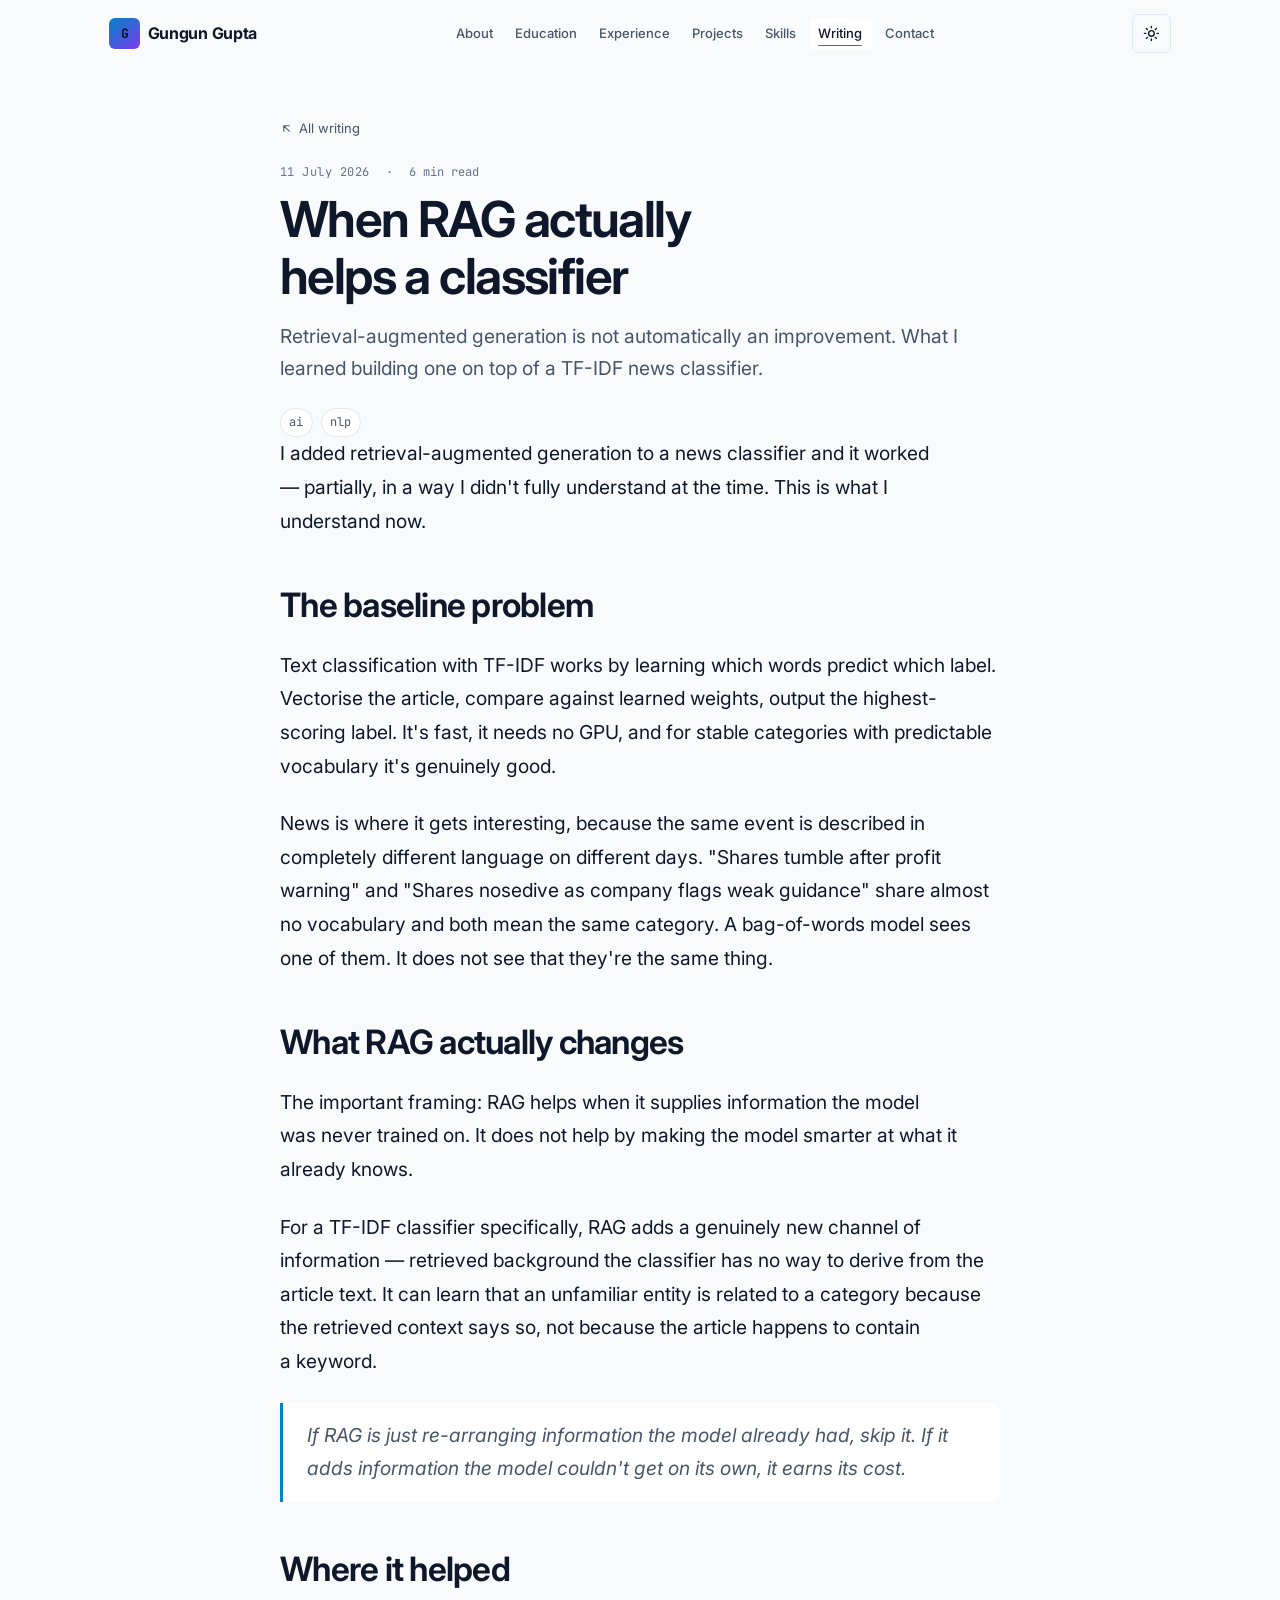
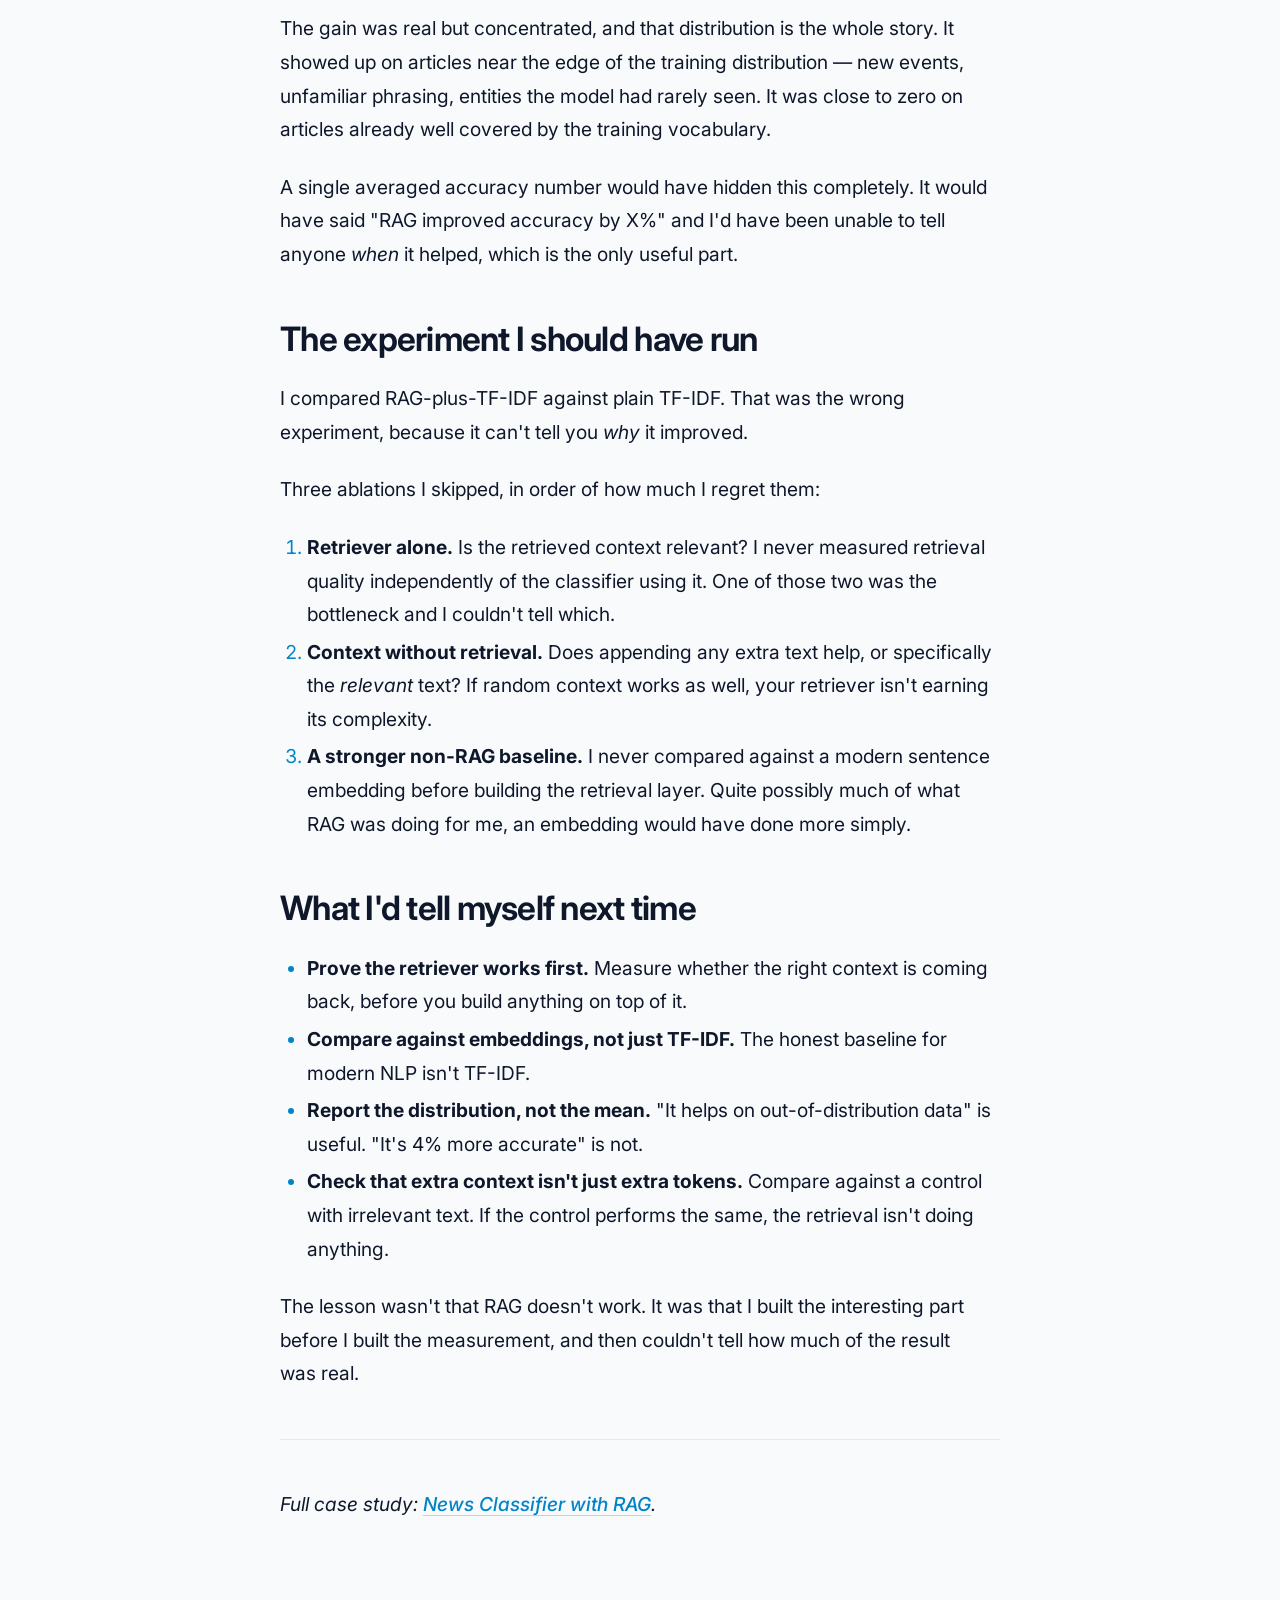
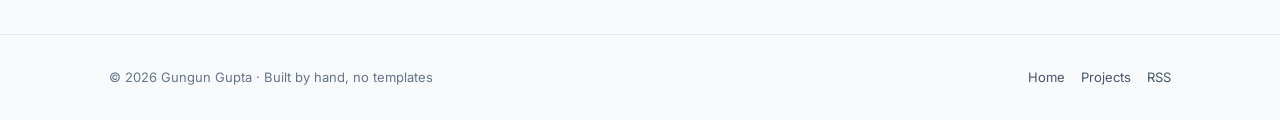
<file: blog/posts/when-rag-helps-a-classifier.html>
<!DOCTYPE html>
<html lang="en" data-theme="dark">
<head>
<meta charset="utf-8">
<meta name="viewport" content="width=device-width, initial-scale=1">
<title>When RAG actually helps a classifier — Gungun Gupta</title>
<meta name="description" content="Retrieval-augmented generation is not automatically an improvement. What I learned building one on top of a TF-IDF news classifier.">
<link rel="canonical" href="https://gungungupta7525.github.io/MyProfile/blog/posts/when-rag-helps-a-classifier.html">

<meta property="og:type" content="article">
<meta property="og:title" content="When RAG actually helps a classifier">
<meta property="og:description" content="Retrieval-augmented generation is not automatically an improvement. What I learned building one on top of a TF-IDF news classifier.">
<meta property="og:url" content="https://gungungupta7525.github.io/MyProfile/blog/posts/when-rag-helps-a-classifier.html">
<meta property="og:image" content="https://gungungupta7525.github.io/MyProfile/assets/img/og-image.svg">
<meta property="article:published_time" content="2026-07-11T09:00:00+05:30">
<meta name="twitter:card" content="summary_large_image">

<meta name="theme-color" content="#070a10">
<meta name="color-scheme" content="dark light">
<link rel="icon" href="../../assets/img/favicon.svg" type="image/svg+xml">
<link rel="alternate" type="application/rss+xml" title="Gungun Gupta — Writing" href="../../feed.xml">
<link rel="preconnect" href="https://fonts.googleapis.com">
<link rel="preconnect" href="https://fonts.gstatic.com" crossorigin>
<link rel="stylesheet" href="https://fonts.googleapis.com/css2?family=Inter:wght@400;500;600;700&family=JetBrains+Mono:wght@400;500;600&display=swap">
<link rel="stylesheet" href="../../assets/css/style.css">
<script>
  (function () {
    try {
      var saved = localStorage.getItem("theme");
      var system = window.matchMedia("(prefers-color-scheme: light)").matches ? "light" : "dark";
      document.documentElement.setAttribute("data-theme", saved || system);
    } catch (e) {}
  })();
</script>
</head>
<body>

<div class="progress" data-progress aria-hidden="true"></div>

<svg width="0" height="0" style="position:absolute" aria-hidden="true" focusable="false">
  <defs>
    <symbol id="icon-sun" viewBox="0 0 24 24" fill="none" stroke="currentColor" stroke-width="2" stroke-linecap="round"><circle cx="12" cy="12" r="4"/><path d="M12 2v2M12 20v2M4.9 4.9l1.4 1.4M17.7 17.7l1.4 1.4M2 12h2M20 12h2M4.9 19.1l1.4-1.4M17.7 6.3l1.4-1.4"/></symbol>
    <symbol id="icon-moon" viewBox="0 0 24 24" fill="none" stroke="currentColor" stroke-width="2" stroke-linecap="round" stroke-linejoin="round"><path d="M21 12.8A9 9 0 1 1 11.2 3a7 7 0 0 0 9.8 9.8z"/></symbol>
    <symbol id="icon-arrow-up-left" viewBox="0 0 24 24" fill="none" stroke="currentColor" stroke-width="2" stroke-linecap="round" stroke-linejoin="round"><path d="M17 17 7 7M7 7h10M7 7v10"/></symbol>
  </defs>
</svg>

<a class="skip-link" href="#main">Skip to content</a>

<header class="header" data-header>
  <div class="container header__inner">
    <a class="brand" href="../../">
      <span class="brand__mark" aria-hidden="true">G</span>
      <span>Gungun Gupta</span>
    </a>
    <nav class="nav" data-nav aria-label="Primary">
      <a class="nav__link" href="../../#about">About</a>
      <a class="nav__link" href="../../#education">Education</a>
      <a class="nav__link" href="../../#experience">Experience</a>
      <a class="nav__link" href="../../projects/">Projects</a>
      <a class="nav__link" href="../../#skills">Skills</a>
      <a class="nav__link" href="../../blog/" aria-current="page">Writing</a>
      <a class="nav__link" href="../../#contact">Contact</a>
    </nav>
    <div class="header__actions">
      <button class="btn btn--ghost btn--icon theme-toggle" type="button"
              data-theme-toggle aria-label="Switch to light theme" aria-pressed="false">
        <svg class="theme-toggle__moon" aria-hidden="true"><use href="#icon-moon"/></svg>
        <svg class="theme-toggle__sun" aria-hidden="true"><use href="#icon-sun"/></svg>
      </button>
      <button class="nav-toggle" type="button" data-nav-toggle
              aria-expanded="false" aria-label="Open menu">
        <span class="nav-toggle__bars" aria-hidden="true"></span>
      </button>
    </div>
  </div>
</header>

<main id="main">
  <article class="article">
    <div class="container container--prose">

      <a class="article__back" href="../../blog/">
        <svg aria-hidden="true"><use href="#icon-arrow-up-left"/></svg>
        All writing
      </a>

      <header>
        <div class="article__meta">
          <time datetime="2026-07-11">11 July 2026</time>
          <span>·</span>
          <span>6 min read</span>
        </div>

        <h1 class="article__title">When RAG actually helps a classifier</h1>

        <p class="article__lede">Retrieval-augmented generation is not automatically an improvement. What I learned building one on top of a TF-IDF news classifier.</p>

        <ul class="pill-list article__tags">
          <li class="pill">ai</li>
          <li class="pill">nlp</li>
        </ul>
      </header>

      <div class="prose">

        <p>
          I added retrieval-augmented generation to a news classifier and it
          worked — partially, in a way I didn't fully understand at the time. This
          is what I understand now.
        </p>

        <h2 id="the-baseline">The baseline problem</h2>

        <p>
          Text classification with TF-IDF works by learning which words predict
          which label. Vectorise the article, compare against learned weights,
          output the highest-scoring label. It's fast, it needs no GPU, and for
          stable categories with predictable vocabulary it's genuinely good.
        </p>

        <p>
          News is where it gets interesting, because the same event is described
          in completely different language on different days. "Shares tumble after
          profit warning" and "Shares nosedive as company flags weak guidance" share
          almost no vocabulary and both mean the same category. A bag-of-words model
          sees one of them. It does not see that they're the same thing.
        </p>

        <h2 id="what-rag-changes">What RAG actually changes</h2>

        <p>
          The important framing: RAG helps when it supplies information the model
          was never trained on. It does not help by making the model smarter at
          what it already knows.
        </p>

        <p>
          For a TF-IDF classifier specifically, RAG adds a genuinely new channel of
          information — retrieved background the classifier has no way to derive
          from the article text. It can learn that an unfamiliar entity is related
          to a category because the retrieved context says so, not because the
          article happens to contain a keyword.
        </p>

        <blockquote>
          <p>
            If RAG is just re-arranging information the model already had, skip it.
            If it adds information the model couldn't get on its own, it earns its
            cost.
          </p>
        </blockquote>

        <h2 id="where-it-worked">Where it helped</h2>

        <p>
          The gain was real but concentrated, and that distribution is the whole
          story. It showed up on articles near the edge of the training
          distribution — new events, unfamiliar phrasing, entities the model had
          rarely seen. It was close to zero on articles already well covered by the
          training vocabulary.
        </p>

        <p>
          A single averaged accuracy number would have hidden this completely. It
          would have said "RAG improved accuracy by X%" and I'd have been unable
          to tell anyone <em>when</em> it helped, which is the only useful part.
        </p>

        <h2 id="the-experiment-i-should-have-run">The experiment I should have run</h2>

        <p>
          I compared RAG-plus-TF-IDF against plain TF-IDF. That was the wrong
          experiment, because it can't tell you <em>why</em> it improved.
        </p>

        <p>Three ablations I skipped, in order of how much I regret them:</p>

        <ol>
          <li>
            <strong>Retriever alone.</strong> Is the retrieved context relevant? I
            never measured retrieval quality independently of the classifier using
            it. One of those two was the bottleneck and I couldn't tell which.
          </li>
          <li>
            <strong>Context without retrieval.</strong> Does appending any extra
            text help, or specifically the <em>relevant</em> text? If random
            context works as well, your retriever isn't earning its complexity.
          </li>
          <li>
            <strong>A stronger non-RAG baseline.</strong> I never compared against
            a modern sentence embedding before building the retrieval layer. Quite
            possibly much of what RAG was doing for me, an embedding would have
            done more simply.
          </li>
        </ol>

        <h2 id="practical-rules">What I'd tell myself next time</h2>

        <ul>
          <li>
            <strong>Prove the retriever works first.</strong> Measure whether the
            right context is coming back, before you build anything on top of it.
          </li>
          <li>
            <strong>Compare against embeddings, not just TF-IDF.</strong> The
            honest baseline for modern NLP isn't TF-IDF.
          </li>
          <li>
            <strong>Report the distribution, not the mean.</strong> "It helps on
            out-of-distribution data" is useful. "It's 4% more accurate" is not.
          </li>
          <li>
            <strong>Check that extra context isn't just extra tokens.</strong>
            Compare against a control with irrelevant text. If the control performs
            the same, the retrieval isn't doing anything.
          </li>
        </ul>

        <p>
          The lesson wasn't that RAG doesn't work. It was that I built the
          interesting part before I built the measurement, and then couldn't tell
          how much of the result was real.
        </p>

        <hr>

        <p>
          <em>Full case study: <a href="../../projects/news-classifier-rag.html">News Classifier with RAG</a>.</em>
        </p>

      </div>
    </div>
  </article>
</main>

<footer class="footer">
  <div class="container footer__inner">
    <p>© <span data-year>2026</span> Gungun Gupta · Built by hand, no templates</p>
    <ul class="footer__links">
      <li><a href="../../">Home</a></li>
      <li><a href="../../projects/">Projects</a></li>
      <li><a href="../../feed.xml">RSS</a></li>
    </ul>
  </div>
</footer>

<script src="../../assets/js/main.js" defer></script>
</body>
</html>
</file>
<file: assets/css/style.css>
/* ==========================================================================
   Gungun — Portfolio design system
   Dark-first, with a light theme override. Single stylesheet, no build step.
   ========================================================================== */

/* --------------------------------------------------------------------------
   1. Design tokens
   -------------------------------------------------------------------------- */

:root {
  /* Type */
  --font-sans: "Inter", ui-sans-serif, system-ui, -apple-system, "Segoe UI",
    Roboto, "Helvetica Neue", Arial, sans-serif;
  --font-mono: "JetBrains Mono", ui-monospace, SFMono-Regular, "SF Mono",
    Menlo, Consolas, "Liberation Mono", monospace;

  /* Fluid type scale (clamp: min, preferred, max) */
  --text-xs: 0.75rem;
  --text-sm: 0.8125rem;
  --text-base: 1rem;
  --text-lg: clamp(1.05rem, 0.99rem + 0.28vw, 1.2rem);
  --text-xl: clamp(1.25rem, 1.14rem + 0.5vw, 1.5rem);
  --text-2xl: clamp(1.5rem, 1.28rem + 1.05vw, 2.1rem);
  --text-3xl: clamp(1.9rem, 1.45rem + 2.2vw, 3.1rem);
  --text-4xl: clamp(2.4rem, 1.6rem + 3.8vw, 4.6rem);

  /* Spacing scale */
  --space-3xs: 0.25rem;
  --space-2xs: 0.5rem;
  --space-xs: 0.75rem;
  --space-sm: 1rem;
  --space-md: 1.5rem;
  --space-lg: 2rem;
  --space-xl: 3rem;
  --space-2xl: 4.5rem;
  --space-3xl: 7rem;

  /* Radii */
  --radius-sm: 6px;
  --radius-md: 10px;
  --radius-lg: 16px;
  --radius-xl: 24px;
  --radius-full: 999px;

  /* Layout */
  --content-width: 72ch;
  --wide-width: 1140px;
  --gutter: clamp(1.15rem, 0.7rem + 2.2vw, 2.5rem);
  --header-height: 4.25rem;

  /* Motion */
  --ease-out: cubic-bezier(0.22, 1, 0.36, 1);
  --ease-in-out: cubic-bezier(0.65, 0, 0.35, 1);
  --duration-fast: 140ms;
  --duration-med: 260ms;
  --duration-slow: 520ms;

  /* ---- Dark theme (default) ---- */
  --bg: #070a10;
  --bg-elevated: #0d121b;
  --surface: #111823;
  --surface-hover: #161f2d;
  --border: #1e2836;
  --border-strong: #2b374a;

  --text: #e8eef6;
  --text-muted: #94a3b8;
  --text-subtle: #64748b;

  --accent: #38bdf8;
  --accent-soft: rgba(56, 189, 248, 0.12);
  --accent-line: rgba(56, 189, 248, 0.35);
  --accent-2: #a78bfa;
  --accent-2-soft: rgba(167, 139, 250, 0.12);
  --accent-3: #34d399;

  --glow: 0 0 0 1px var(--accent-line), 0 0 24px -6px rgba(56, 189, 248, 0.45);
  --shadow-sm: 0 1px 2px rgba(0, 0, 0, 0.4);
  --shadow-md: 0 8px 24px -12px rgba(0, 0, 0, 0.7);
  --shadow-lg: 0 24px 60px -30px rgba(0, 0, 0, 0.85);

  --grid-line: rgba(148, 163, 184, 0.06);
  color-scheme: dark;
}

/* ---- Light theme ---- */
[data-theme="light"] {
  --bg: #f8fafc;
  --bg-elevated: #ffffff;
  --surface: #ffffff;
  --surface-hover: #f1f5f9;
  --border: #e2e8f0;
  --border-strong: #cbd5e1;

  --text: #0f172a;
  --text-muted: #475569;
  --text-subtle: #64748b;

  --accent: #0284c7;
  --accent-soft: rgba(2, 132, 199, 0.08);
  --accent-line: rgba(2, 132, 199, 0.3);
  --accent-2: #7c3aed;
  --accent-2-soft: rgba(124, 58, 237, 0.08);
  --accent-3: #059669;

  --glow: 0 0 0 1px var(--accent-line), 0 0 20px -8px rgba(2, 132, 199, 0.4);
  --shadow-sm: 0 1px 2px rgba(15, 23, 42, 0.06);
  --shadow-md: 0 8px 24px -14px rgba(15, 23, 42, 0.18);
  --shadow-lg: 0 24px 60px -34px rgba(15, 23, 42, 0.28);

  --grid-line: rgba(15, 23, 42, 0.05);
  color-scheme: light;
}

/* --------------------------------------------------------------------------
   2. Reset & base
   -------------------------------------------------------------------------- */

*,
*::before,
*::after {
  box-sizing: border-box;
}

* {
  margin: 0;
}

html {
  -webkit-text-size-adjust: 100%;
  scroll-behavior: smooth;
  scroll-padding-top: calc(var(--header-height) + 1.5rem);
}

body {
  min-height: 100vh;
  background-color: var(--bg);
  color: var(--text);
  font-family: var(--font-sans);
  font-size: var(--text-base);
  line-height: 1.65;
  -webkit-font-smoothing: antialiased;
  -moz-osx-font-smoothing: grayscale;
  font-synthesis-weight: none;
  text-rendering: optimizeLegibility;
  transition: background-color var(--duration-med) var(--ease-out),
    color var(--duration-med) var(--ease-out);
}

img,
svg,
video,
canvas {
  display: block;
  max-width: 100%;
  height: auto;
}

input,
button,
textarea,
select {
  font: inherit;
  color: inherit;
}

h1,
h2,
h3,
h4 {
  line-height: 1.15;
  font-weight: 650;
  letter-spacing: -0.022em;
  text-wrap: balance;
}

h1 {
  font-size: var(--text-3xl);
}
h2 {
  font-size: var(--text-2xl);
}
h3 {
  font-size: var(--text-xl);
}
h4 {
  font-size: var(--text-lg);
}

p {
  text-wrap: pretty;
}

a {
  color: var(--accent);
  text-decoration-color: var(--accent-line);
  text-underline-offset: 0.22em;
  transition: color var(--duration-fast) var(--ease-out),
    text-decoration-color var(--duration-fast) var(--ease-out);
}

a:hover {
  color: var(--accent);
  text-decoration-color: currentColor;
}

ul,
ol {
  padding-inline-start: 1.35em;
}

::selection {
  background: var(--accent-soft);
  color: var(--text);
}

:focus-visible {
  outline: 2px solid var(--accent);
  outline-offset: 3px;
  border-radius: var(--radius-sm);
}

hr {
  border: 0;
  border-top: 1px solid var(--border);
  margin-block: var(--space-lg);
}

code,
kbd,
samp,
pre {
  font-family: var(--font-mono);
  font-size: 0.9em;
}

:not(pre) > code {
  background: var(--surface);
  border: 1px solid var(--border);
  border-radius: var(--radius-sm);
  padding: 0.15em 0.4em;
}

kbd {
  background: var(--surface);
  border: 1px solid var(--border-strong);
  border-bottom-width: 2px;
  border-radius: var(--radius-sm);
  padding: 0.1em 0.4em;
  font-size: 0.8em;
}

pre {
  background: var(--bg-elevated);
  border: 1px solid var(--border);
  border-radius: var(--radius-md);
  padding: var(--space-sm) var(--space-md);
  overflow-x: auto;
  line-height: 1.6;
}

pre code {
  background: none;
  border: 0;
  padding: 0;
}

.skip-link {
  position: absolute;
  left: var(--space-sm);
  top: var(--space-sm);
  z-index: 200;
  padding: 0.6em 1em;
  background: var(--accent);
  color: var(--bg);
  border-radius: var(--radius-sm);
  font-weight: 600;
  transform: translateY(-200%);
  transition: transform var(--duration-fast) var(--ease-out);
}

.skip-link:focus-visible {
  transform: translateY(0);
}

.visually-hidden {
  position: absolute;
  width: 1px;
  height: 1px;
  padding: 0;
  overflow: hidden;
  clip: rect(0 0 0 0);
  clip-path: inset(50%);
  white-space: nowrap;
  border: 0;
}

/* --------------------------------------------------------------------------
   3. Layout primitives
   -------------------------------------------------------------------------- */

.container {
  width: 100%;
  max-width: var(--wide-width);
  margin-inline: auto;
  padding-inline: var(--gutter);
}

.container--prose {
  max-width: calc(var(--content-width) + var(--gutter) * 2);
}

.section {
  padding-block: var(--space-3xl);
  scroll-margin-top: calc(var(--header-height) + 1rem);
}

.section--tight {
  padding-block: var(--space-2xl);
}

.section + .section {
  border-top: 1px solid var(--border);
}

.section__head {
  max-width: var(--content-width);
  margin-bottom: var(--space-xl);
}

.section__eyebrow {
  display: inline-flex;
  align-items: center;
  gap: var(--space-2xs);
  font-family: var(--font-mono);
  font-size: var(--text-xs);
  letter-spacing: 0.14em;
  text-transform: uppercase;
  color: var(--accent);
  margin-bottom: var(--space-2xs);
}

.section__eyebrow::before {
  content: "";
  width: 1.75rem;
  height: 1px;
  background: currentColor;
  opacity: 0.6;
}

.section__lede {
  color: var(--text-muted);
  font-size: var(--text-lg);
  margin-top: var(--space-sm);
}

.stack > * + * {
  margin-top: var(--space-sm);
}

.grid {
  display: grid;
  gap: var(--space-md);
}

.grid--2 {
  grid-template-columns: repeat(auto-fit, minmax(min(100%, 22rem), 1fr));
}

.grid--3 {
  grid-template-columns: repeat(auto-fit, minmax(min(100%, 17rem), 1fr));
}

/* --------------------------------------------------------------------------
   4. Header & navigation
   -------------------------------------------------------------------------- */

.header {
  position: sticky;
  top: 0;
  z-index: 100;
  height: var(--header-height);
  display: flex;
  align-items: center;
  background: color-mix(in srgb, var(--bg) 80%, transparent);
  backdrop-filter: blur(12px) saturate(150%);
  -webkit-backdrop-filter: blur(12px) saturate(150%);
  border-bottom: 1px solid transparent;
  transition: border-color var(--duration-med) var(--ease-out),
    background-color var(--duration-med) var(--ease-out);
}

.header[data-scrolled="true"] {
  border-bottom-color: var(--border);
}

.header__inner {
  display: flex;
  align-items: center;
  justify-content: space-between;
  gap: var(--space-md);
  width: 100%;
}

.brand {
  display: inline-flex;
  align-items: center;
  gap: var(--space-2xs);
  font-weight: 700;
  font-size: var(--text-base);
  letter-spacing: -0.02em;
  color: var(--text);
  text-decoration: none;
}

.brand:hover {
  color: var(--text);
}

.brand__mark {
  display: grid;
  place-items: center;
  width: 1.9rem;
  height: 1.9rem;
  border-radius: var(--radius-sm);
  background: linear-gradient(140deg, var(--accent), var(--accent-2));
  color: #04121c;
  font-family: var(--font-mono);
  font-size: var(--text-sm);
  font-weight: 700;
}

.nav {
  display: flex;
  align-items: center;
  gap: var(--space-3xs);
}

.nav__link {
  position: relative;
  padding: 0.45em 0.7em;
  border-radius: var(--radius-sm);
  font-size: var(--text-sm);
  font-weight: 500;
  color: var(--text-muted);
  text-decoration: none;
  white-space: nowrap;
  transition: color var(--duration-fast) var(--ease-out),
    background-color var(--duration-fast) var(--ease-out);
}

.nav__link:hover,
.nav__link[aria-current="page"] {
  color: var(--text);
  background: var(--surface);
}

.nav__link[aria-current="page"]::after {
  content: "";
  position: absolute;
  left: 0.7em;
  right: 0.7em;
  bottom: 0.28em;
  height: 1.5px;
  border-radius: 1px;
  background: var(--accent);
}

.header__actions {
  display: flex;
  align-items: center;
  gap: var(--space-2xs);
}

.nav-toggle {
  display: none;
  width: 2.4rem;
  height: 2.4rem;
  align-items: center;
  justify-content: center;
  background: var(--surface);
  border: 1px solid var(--border);
  border-radius: var(--radius-sm);
  color: var(--text);
  cursor: pointer;
}

.nav-toggle__bars,
.nav-toggle__bars::before,
.nav-toggle__bars::after {
  display: block;
  width: 1rem;
  height: 1.5px;
  border-radius: 2px;
  background: currentColor;
  transition: transform var(--duration-med) var(--ease-out),
    opacity var(--duration-fast) var(--ease-out);
}

.nav-toggle__bars::before,
.nav-toggle__bars::after {
  content: "";
  position: absolute;
}

.nav-toggle__bars::before {
  transform: translateY(-5px);
}
.nav-toggle__bars::after {
  transform: translateY(5px);
}

.nav-toggle[aria-expanded="true"] .nav-toggle__bars {
  background: transparent;
}

.nav-toggle[aria-expanded="true"] .nav-toggle__bars::before {
  transform: rotate(45deg);
}

.nav-toggle[aria-expanded="true"] .nav-toggle__bars::after {
  transform: rotate(-45deg);
}

@media (max-width: 52rem) {
  .nav-toggle {
    display: inline-flex;
  }

  .nav {
    position: absolute;
    top: calc(100% + 1px);
    right: var(--gutter);
    left: var(--gutter);
    flex-direction: column;
    align-items: stretch;
    gap: 2px;
    padding: var(--space-2xs);
    background: var(--bg-elevated);
    border: 1px solid var(--border);
    border-radius: var(--radius-md);
    box-shadow: var(--shadow-lg);
    opacity: 0;
    visibility: hidden;
    transform: translateY(-0.5rem);
    transition: opacity var(--duration-med) var(--ease-out),
      transform var(--duration-med) var(--ease-out),
      visibility var(--duration-med) var(--ease-out);
  }

  .nav[data-open="true"] {
    opacity: 1;
    visibility: visible;
    transform: translateY(0);
  }

  .nav__link {
    padding: 0.7em 0.8em;
    font-size: var(--text-base);
  }

  .nav__link[aria-current="page"]::after {
    display: none;
  }
}

/* --------------------------------------------------------------------------
   5. Buttons & pills
   -------------------------------------------------------------------------- */

.btn {
  --btn-bg: transparent;
  --btn-fg: var(--text);
  --btn-border: var(--border-strong);
  display: inline-flex;
  align-items: center;
  justify-content: center;
  gap: var(--space-2xs);
  padding: 0.66em 1.15em;
  background: var(--btn-bg);
  color: var(--btn-fg);
  border: 1px solid var(--btn-border);
  border-radius: var(--radius-sm);
  font-size: var(--text-sm);
  font-weight: 600;
  line-height: 1.2;
  text-align: center;
  text-decoration: none;
  cursor: pointer;
  white-space: nowrap;
  transition: transform var(--duration-fast) var(--ease-out),
    box-shadow var(--duration-med) var(--ease-out),
    background-color var(--duration-fast) var(--ease-out),
    border-color var(--duration-fast) var(--ease-out),
    color var(--duration-fast) var(--ease-out);
}

.btn:hover {
  color: var(--btn-fg);
  border-color: var(--accent-line);
  box-shadow: var(--shadow-md);
}

.btn:active {
  transform: translateY(1px);
}

.btn--primary {
  --btn-bg: var(--accent);
  --btn-fg: #04121c;
  --btn-border: var(--accent);
}

[data-theme="light"] .btn--primary {
  --btn-fg: #ffffff;
}

.btn--primary:hover {
  --btn-bg: color-mix(in srgb, var(--accent) 85%, white);
  box-shadow: var(--glow);
}

.btn--ghost {
  --btn-border: var(--border);
}

.btn--icon {
  width: 2.4rem;
  height: 2.4rem;
  padding: 0;
}

.btn__icon {
  width: 1.05em;
  height: 1.05em;
  flex: none;
}

.btn-row {
  display: flex;
  flex-wrap: wrap;
  gap: var(--space-2xs);
}

.pill {
  display: inline-flex;
  align-items: center;
  gap: 0.45em;
  padding: 0.3em 0.7em;
  background: var(--surface);
  border: 1px solid var(--border);
  border-radius: var(--radius-full);
  font-family: var(--font-mono);
  font-size: var(--text-xs);
  color: var(--text-muted);
  white-space: nowrap;
}

.pill--accent {
  background: var(--accent-soft);
  border-color: var(--accent-line);
  color: var(--accent);
}

.pill--accent-2 {
  background: var(--accent-2-soft);
  border-color: color-mix(in srgb, var(--accent-2) 35%, transparent);
  color: var(--accent-2);
}

.pill-list {
  display: flex;
  flex-wrap: wrap;
  gap: var(--space-2xs);
  list-style: none;
  padding: 0;
}

/* --------------------------------------------------------------------------
   6. Theme toggle
   -------------------------------------------------------------------------- */

.theme-toggle__sun,
.theme-toggle__moon {
  width: 1.05rem;
  height: 1.05rem;
}

.theme-toggle__sun {
  display: none;
}

[data-theme="light"] .theme-toggle__sun {
  display: block;
}

[data-theme="light"] .theme-toggle__moon {
  display: none;
}

/* --------------------------------------------------------------------------
   7. Hero
   -------------------------------------------------------------------------- */

.hero {
  position: relative;
  display: flex;
  align-items: center;
  min-height: calc(100vh - var(--header-height));
  min-height: calc(100svh - var(--header-height));
  padding-block: var(--space-2xl) var(--space-3xl);
  overflow: hidden;
}

.hero__glow {
  position: absolute;
  z-index: -1;
  border-radius: 50%;
  filter: blur(90px);
  pointer-events: none;
  opacity: 0.5;
}

.hero__glow--1 {
  top: -18%;
  right: -8%;
  width: min(38rem, 62vw);
  aspect-ratio: 1;
  background: radial-gradient(circle, rgba(56, 189, 248, 0.42), transparent 68%);
}

.hero__glow--2 {
  bottom: -22%;
  left: -12%;
  width: min(34rem, 58vw);
  aspect-ratio: 1;
  background: radial-gradient(circle, rgba(167, 139, 250, 0.36), transparent 68%);
}

[data-theme="light"] .hero__glow {
  opacity: 0.32;
}

.hero__grid {
  position: absolute;
  inset: 0;
  z-index: -1;
  background-image: linear-gradient(var(--grid-line) 1px, transparent 1px),
    linear-gradient(90deg, var(--grid-line) 1px, transparent 1px);
  background-size: 64px 64px;
  mask-image: radial-gradient(ellipse 80% 60% at 50% 40%, #000 20%, transparent 78%);
  -webkit-mask-image: radial-gradient(ellipse 80% 60% at 50% 40%, #000 20%, transparent 78%);
  pointer-events: none;
}

.hero__inner {
  position: relative;
  display: grid;
  grid-template-columns: minmax(0, 1fr);
  gap: var(--space-xl);
  align-items: center;
  width: 100%;
}

@media (min-width: 64rem) {
  .hero__inner--portrait {
    grid-template-columns: minmax(0, 1fr) auto;
  }
}

.hero__status {
  display: inline-flex;
  align-items: center;
  gap: 0.55em;
  padding: 0.35em 0.8em 0.35em 0.65em;
  background: var(--surface);
  border: 1px solid var(--border);
  border-radius: var(--radius-full);
  font-size: var(--text-sm);
  color: var(--text-muted);
  margin-bottom: var(--space-md);
}

.hero__status-dot {
  position: relative;
  width: 0.5rem;
  height: 0.5rem;
  flex: none;
  border-radius: 50%;
  background: var(--accent-3);
}

.hero__status-dot::after {
  content: "";
  position: absolute;
  inset: 0;
  border-radius: 50%;
  background: inherit;
  animation: pulse 2.4s var(--ease-out) infinite;
}

@keyframes pulse {
  0% {
    transform: scale(1);
    opacity: 0.7;
  }
  70%,
  100% {
    transform: scale(2.6);
    opacity: 0;
  }
}

.hero__title {
  font-size: var(--text-4xl);
  font-weight: 700;
  letter-spacing: -0.035em;
  max-width: 18ch;
}

.hero__title em {
  font-style: normal;
  background: linear-gradient(100deg, var(--accent), var(--accent-2) 55%, var(--accent));
  background-size: 200% auto;
  -webkit-background-clip: text;
  background-clip: text;
  color: transparent;
  animation: shimmer 9s linear infinite;
}

@keyframes shimmer {
  to {
    background-position: 200% center;
  }
}

.hero__role {
  margin-top: var(--space-sm);
  font-family: var(--font-mono);
  font-size: clamp(0.95rem, 0.9rem + 0.3vw, 1.15rem);
  color: var(--accent);
  letter-spacing: 0.01em;
}

.hero__summary {
  margin-top: var(--space-md);
  max-width: 56ch;
  font-size: var(--text-lg);
  color: var(--text-muted);
}

.hero__actions {
  margin-top: var(--space-lg);
}

.hero__meta {
  margin-top: var(--space-lg);
  display: flex;
  flex-wrap: wrap;
  gap: var(--space-md);
  font-size: var(--text-sm);
  color: var(--text-subtle);
}

.hero__meta-item {
  display: inline-flex;
  align-items: center;
  gap: 0.45em;
}

.hero__meta-item svg {
  width: 1em;
  height: 1em;
  color: var(--accent);
}

.hero__scroll {
  display: inline-flex;
  align-items: center;
  gap: 0.5em;
  margin-top: var(--space-xl);
  font-family: var(--font-mono);
  font-size: var(--text-xs);
  letter-spacing: 0.1em;
  text-transform: uppercase;
  color: var(--text-subtle);
  text-decoration: none;
}

.hero__scroll svg {
  width: 1.1em;
  height: 1.1em;
  animation: bob 2.2s var(--ease-in-out) infinite;
}

@keyframes bob {
  0%,
  100% {
    transform: translateY(-2px);
  }
  50% {
    transform: translateY(2px);
  }
}

/* Displayed size. clamp(min, preferred, max). At 4:5 the height is 1.25x the
   width, so 14rem wide renders 280px tall — about the same footprint as the
   old 272px circle, so the hero layout doesn't shift.

   --portrait-ring is the width of the gradient border. The photo and the
   letter placeholder both sit inside it, so their radius is the outer radius
   minus the ring. Change --portrait-radius to adjust the corner rounding. */
.hero__portrait {
  --portrait-radius: 1.75rem;
  --portrait-ring: 3px;

  position: relative;
  justify-self: center;
  width: clamp(10rem, 21vw, 14rem);
  aspect-ratio: 4 / 5;
  border-radius: var(--portrait-radius);
  padding: var(--portrait-ring);
  background: linear-gradient(140deg, var(--accent), var(--accent-2));
  box-shadow: var(--shadow-lg);
}

.hero__portrait img {
  position: relative;
  z-index: 1;
  width: 100%;
  height: 100%;
  border-radius: calc(var(--portrait-radius) - var(--portrait-ring));
  /* portrait.jpg is already a 708x885 (4:5) crop framed on the head with the
     shoulders visible, so cover + centre needs no offset. If you swap in a
     different photo, crop it to 4:5 first (best), or bias it here. */
  object-fit: cover;
  object-position: 50% 50%;
  background: var(--surface);
}

/* Sits behind the photo, exactly inside the gradient border. Visible only
   when assets/img/portrait.jpg is missing — main.js removes the <img> on
   load error so the letter shows through instead of a broken-image icon. */
.hero__portrait__initial {
  position: absolute;
  inset: var(--portrait-ring);
  display: grid;
  place-items: center;
  border-radius: calc(var(--portrait-radius) - var(--portrait-ring));
  font-family: var(--font-mono);
  font-size: var(--text-3xl);
  font-weight: 700;
  color: var(--text-subtle);
}

/* --------------------------------------------------------------------------
   8. Cards (projects, experience, posts)
   -------------------------------------------------------------------------- */

.card {
  position: relative;
  display: flex;
  flex-direction: column;
  padding: var(--space-md);
  background: var(--surface);
  border: 1px solid var(--border);
  border-radius: var(--radius-lg);
  transition: transform var(--duration-med) var(--ease-out),
    border-color var(--duration-med) var(--ease-out),
    box-shadow var(--duration-med) var(--ease-out),
    background-color var(--duration-med) var(--ease-out);
}

.card--link:hover,
.card:focus-within {
  transform: translateY(-3px);
  border-color: var(--accent-line);
  box-shadow: var(--shadow-lg);
}

.card--link:hover .card__title {
  color: var(--accent);
}

.card__title {
  font-size: var(--text-lg);
  font-weight: 650;
  letter-spacing: -0.018em;
  transition: color var(--duration-fast) var(--ease-out);
}

.card__subtitle {
  margin-top: var(--space-3xs);
  font-family: var(--font-mono);
  font-size: var(--text-xs);
  color: var(--accent);
  letter-spacing: 0.02em;
}

.card__body {
  margin-top: var(--space-2xs);
  color: var(--text-muted);
  font-size: var(--text-sm);
  line-height: 1.6;
}

.card__foot {
  margin-top: auto;
  padding-top: var(--space-sm);
  display: flex;
  align-items: center;
  justify-content: space-between;
  gap: var(--space-sm);
  font-size: var(--text-sm);
  color: var(--text-subtle);
}

/* Whole-card click target without nesting interactive elements */
.card__stretch::after {
  content: "";
  position: absolute;
  inset: 0;
  border-radius: inherit;
}

.card__stretch:focus-visible {
  outline: 2px solid var(--accent);
  outline-offset: 3px;
}

/* Project card with a cover image */
.card__cover {
  aspect-ratio: 16 / 9;
  margin: calc(var(--space-md) * -1) calc(var(--space-md) * -1) var(--space-md);
  border-radius: var(--radius-lg) var(--radius-lg) 0 0;
  border-bottom: 1px solid var(--border);
  background: linear-gradient(140deg, var(--surface-hover), var(--surface));
  object-fit: cover;
  width: calc(100% + var(--space-md) * 2);
}

.card__tags {
  display: flex;
  flex-wrap: wrap;
  gap: 0.35rem;
  margin-top: var(--space-sm);
}

.card__tags .pill {
  font-size: 0.6875rem;
  padding: 0.25em 0.55em;
}

.card__arrow {
  width: 1em;
  height: 1em;
  flex: none;
  transition: transform var(--duration-med) var(--ease-out);
}

.card:hover .card__arrow {
  transform: translateX(3px);
}

/* --------------------------------------------------------------------------
   9. Experience timeline
   -------------------------------------------------------------------------- */

.timeline {
  list-style: none;
  padding: 0;
  display: grid;
  gap: var(--space-lg);
}

.timeline__item {
  position: relative;
  display: grid;
  gap: var(--space-2xs);
  padding-left: var(--space-md);
  border-left: 2px solid var(--border);
}

.timeline__item::before {
  content: "";
  position: absolute;
  left: -6px;
  top: 0.45rem;
  width: 10px;
  height: 10px;
  border-radius: 50%;
  background: var(--bg);
  border: 2px solid var(--accent);
  box-shadow: 0 0 0 4px var(--bg);
}

.timeline__item--current::before {
  background: var(--accent);
  animation: pulse 2.4s var(--ease-out) infinite;
}

.timeline__period {
  font-family: var(--font-mono);
  font-size: var(--text-xs);
  color: var(--text-subtle);
  letter-spacing: 0.04em;
}

.timeline__role {
  font-size: var(--text-lg);
  font-weight: 650;
  letter-spacing: -0.018em;
}

.timeline__org {
  font-size: var(--text-sm);
  color: var(--text-muted);
}

.timeline__org a {
  color: inherit;
}

.timeline__content {
  margin-top: var(--space-2xs);
  color: var(--text-muted);
  font-size: var(--text-sm);
}

.timeline__content ul {
  margin: 0;
  display: grid;
  gap: var(--space-3xs);
}

.timeline__content li::marker {
  color: var(--accent);
}

/* --------------------------------------------------------------------------
   10. Two-column: experience + sidebar
   -------------------------------------------------------------------------- */

.split {
  display: grid;
  gap: var(--space-xl);
  align-items: start;
}

@media (min-width: 60rem) {
  .split {
    grid-template-columns: minmax(0, 1.65fr) minmax(0, 1fr);
  }

  .split--sticky {
    position: sticky;
    top: calc(var(--header-height) + var(--space-md));
  }
}

.panel {
  padding: var(--space-md);
  background: var(--surface);
  border: 1px solid var(--border);
  border-radius: var(--radius-lg);
}

.panel__title {
  font-size: var(--text-sm);
  font-family: var(--font-mono);
  font-weight: 600;
  letter-spacing: 0.12em;
  text-transform: uppercase;
  color: var(--text-subtle);
  margin-bottom: var(--space-sm);
}

.skill-list {
  list-style: none;
  padding: 0;
  display: grid;
  gap: var(--space-xs);
}

.skill-list__item {
  display: grid;
  gap: 0.3rem;
}

.skill-list__top {
  display: flex;
  justify-content: space-between;
  gap: var(--space-sm);
  font-size: var(--text-sm);
}

.skill-list__name {
  font-weight: 500;
}

.skill-list__level {
  font-family: var(--font-mono);
  font-size: var(--text-xs);
  color: var(--text-subtle);
}

.skill-list__track {
  height: 4px;
  border-radius: 2px;
  background: var(--surface-hover);
  overflow: hidden;
}

.skill-list__fill {
  height: 100%;
  border-radius: inherit;
  background: linear-gradient(90deg, var(--accent), var(--accent-2));
}

/* --------------------------------------------------------------------------
   11. Stats
   -------------------------------------------------------------------------- */

.stats {
  display: grid;
  grid-template-columns: repeat(auto-fit, minmax(min(100%, 10rem), 1fr));
  gap: var(--space-md);
  list-style: none;
  padding: 0;
}

.stats__item {
  padding: var(--space-md);
  background: var(--surface);
  border: 1px solid var(--border);
  border-radius: var(--radius-lg);
  text-align: center;
}

.stats__value {
  font-size: var(--text-2xl);
  font-weight: 700;
  letter-spacing: -0.03em;
  background: linear-gradient(120deg, var(--accent), var(--accent-2));
  -webkit-background-clip: text;
  background-clip: text;
  color: transparent;
}

.stats__label {
  margin-top: var(--space-3xs);
  font-size: var(--text-sm);
  color: var(--text-muted);
}

/* --------------------------------------------------------------------------
   12. Forms
   -------------------------------------------------------------------------- */

.form {
  display: grid;
  gap: var(--space-md);
}

.form__row {
  display: grid;
  gap: var(--space-md);
}

@media (min-width: 40rem) {
  .form__row {
    grid-template-columns: 1fr 1fr;
  }
}

.field {
  display: grid;
  gap: var(--space-3xs);
}

.field__label {
  font-size: var(--text-sm);
  font-weight: 600;
}

.field__hint {
  font-size: var(--text-xs);
  color: var(--text-subtle);
}

.field__control {
  width: 100%;
  padding: 0.7em 0.85em;
  background: var(--bg-elevated);
  border: 1px solid var(--border);
  border-radius: var(--radius-sm);
  color: var(--text);
  font-size: var(--text-base);
  transition: border-color var(--duration-fast) var(--ease-out),
    box-shadow var(--duration-fast) var(--ease-out);
}

.field__control::placeholder {
  color: var(--text-subtle);
}

.field__control:focus {
  outline: none;
  border-color: var(--accent);
  box-shadow: 0 0 0 3px var(--accent-soft);
}

textarea.field__control {
  min-height: 9rem;
  resize: vertical;
}

.field__control[aria-invalid="true"] {
  border-color: #f87171;
  box-shadow: 0 0 0 3px rgba(248, 113, 113, 0.14);
}

.field__error {
  font-size: var(--text-xs);
  color: #f87171;
  min-height: 1.2em;
}

.form__note {
  font-size: var(--text-sm);
  color: var(--text-muted);
}

.form__status {
  padding: var(--space-sm) var(--space-md);
  border-radius: var(--radius-sm);
  border: 1px solid var(--border);
  font-size: var(--text-sm);
}

.form__status:empty {
  display: none;
}

.form__status[data-state="ok"] {
  border-color: color-mix(in srgb, var(--accent-3) 45%, transparent);
  background: color-mix(in srgb, var(--accent-3) 10%, transparent);
  color: var(--accent-3);
}

.form__status[data-state="error"] {
  border-color: rgba(248, 113, 113, 0.45);
  background: rgba(248, 113, 113, 0.1);
  color: #f87171;
}

/* Honeypot — hidden from humans, visible to naive bots */
.hp-field {
  position: absolute;
  left: -9999px;
  width: 1px;
  height: 1px;
  overflow: hidden;
}

/* --------------------------------------------------------------------------
   13. Prose (blog posts, case studies)
   -------------------------------------------------------------------------- */

.prose {
  max-width: var(--content-width);
  font-size: var(--text-lg);
  line-height: 1.75;
}

.prose > * + * {
  margin-top: var(--space-md);
}

.prose h2 {
  margin-top: var(--space-xl);
  font-size: var(--text-2xl);
  scroll-margin-top: calc(var(--header-height) + 1.5rem);
}

.prose h3 {
  margin-top: var(--space-lg);
  font-size: var(--text-xl);
  scroll-margin-top: calc(var(--header-height) + 1.5rem);
}

.prose a {
  font-weight: 500;
}

.prose ul,
.prose ol {
  display: grid;
  gap: var(--space-3xs);
  padding-inline-start: 1.4em;
}

.prose li::marker {
  color: var(--accent);
}

.prose blockquote {
  padding: var(--space-sm) var(--space-md);
  border-left: 3px solid var(--accent);
  background: var(--surface);
  border-radius: 0 var(--radius-md) var(--radius-md) 0;
  color: var(--text-muted);
  font-style: italic;
}

.prose img {
  border-radius: var(--radius-md);
  border: 1px solid var(--border);
}

.prose figcaption {
  margin-top: var(--space-2xs);
  font-size: var(--text-sm);
  color: var(--text-subtle);
  text-align: center;
}

.prose figure {
  margin-inline: 0;
}

.prose table {
  width: 100%;
  border-collapse: collapse;
  font-size: var(--text-sm);
}

.prose th,
.prose td {
  padding: 0.6em 0.8em;
  border: 1px solid var(--border);
  text-align: left;
}

.prose th {
  background: var(--surface);
  font-weight: 600;
}

.prose hr {
  margin-block: var(--space-xl);
}

/* --------------------------------------------------------------------------
   14. Article header
   -------------------------------------------------------------------------- */

.article {
  padding-block: var(--space-xl) var(--space-3xl);
}

.article__back {
  display: inline-flex;
  align-items: center;
  gap: 0.45em;
  font-size: var(--text-sm);
  color: var(--text-muted);
  text-decoration: none;
  margin-bottom: var(--space-md);
}

.article__back:hover {
  color: var(--accent);
}

.article__back svg {
  width: 1em;
  height: 1em;
  transition: transform var(--duration-fast) var(--ease-out);
}

.article__back:hover svg {
  transform: translateX(-3px);
}

.article__meta {
  display: flex;
  flex-wrap: wrap;
  align-items: center;
  gap: var(--space-2xs) var(--space-sm);
  font-family: var(--font-mono);
  font-size: var(--text-xs);
  color: var(--text-subtle);
  margin-bottom: var(--space-2xs);
}

.article__meta time {
  letter-spacing: 0.04em;
}

.article__title {
  font-size: var(--text-3xl);
  letter-spacing: -0.032em;
}

.article__lede {
  margin-top: var(--space-sm);
  font-size: var(--text-lg);
  color: var(--text-muted);
  max-width: var(--content-width);
}

.article__tags {
  margin-top: var(--space-md);
}

/* Reading progress bar (injected by JS) */
.progress {
  position: fixed;
  top: 0;
  left: 0;
  z-index: 150;
  height: 2px;
  width: 100%;
  transform: scaleX(0);
  transform-origin: left;
  background: linear-gradient(90deg, var(--accent), var(--accent-2));
  pointer-events: none;
}

/* --------------------------------------------------------------------------
   15. Contact
   -------------------------------------------------------------------------- */

.contact-list {
  list-style: none;
  padding: 0;
  display: grid;
  gap: var(--space-2xs);
}

.contact-list__item {
  display: flex;
  align-items: center;
  gap: var(--space-2xs);
  padding: var(--space-2xs) 0;
  border-bottom: 1px dashed var(--border);
  font-size: var(--text-sm);
}

.contact-list__item:last-child {
  border-bottom: 0;
}

.contact-list__icon {
  display: grid;
  place-items: center;
  width: 1.9rem;
  height: 1.9rem;
  flex: none;
  border-radius: var(--radius-sm);
  background: var(--surface);
  border: 1px solid var(--border);
  color: var(--accent);
}

.contact-list__icon svg {
  width: 1rem;
  height: 1rem;
}

.contact-list__label {
  font-family: var(--font-mono);
  font-size: var(--text-xs);
  color: var(--text-subtle);
  text-transform: uppercase;
  letter-spacing: 0.08em;
  min-width: 4.5rem;
}

.contact-list__value {
  margin-left: auto;
  text-align: right;
  overflow-wrap: anywhere;
}

.social-row {
  display: flex;
  flex-wrap: wrap;
  gap: var(--space-2xs);
}

.social-row .btn {
  --btn-fg: var(--text-muted);
}

/* --------------------------------------------------------------------------
   16. Footer
   -------------------------------------------------------------------------- */

.footer {
  border-top: 1px solid var(--border);
  padding-block: var(--space-lg);
  font-size: var(--text-sm);
  color: var(--text-subtle);
}

.footer__inner {
  display: flex;
  flex-wrap: wrap;
  align-items: center;
  justify-content: space-between;
  gap: var(--space-sm);
}

.footer__links {
  display: flex;
  flex-wrap: wrap;
  gap: var(--space-sm);
  list-style: none;
  padding: 0;
}

.footer__links a {
  color: var(--text-muted);
  text-decoration: none;
}

.footer__links a:hover {
  color: var(--accent);
  text-decoration: underline;
}

/* --------------------------------------------------------------------------
   17. Scroll reveal + motion preferences
   -------------------------------------------------------------------------- */

.reveal {
  opacity: 0;
  transform: translateY(14px);
  transition: opacity var(--duration-slow) var(--ease-out),
    transform var(--duration-slow) var(--ease-out);
  transition-delay: var(--reveal-delay, 0ms);
}

.reveal[data-visible="true"] {
  opacity: 1;
  transform: none;
}

@media (prefers-reduced-motion: reduce) {
  html {
    scroll-behavior: auto;
  }

  *,
  *::before,
  *::after {
    animation-duration: 0.01ms !important;
    animation-iteration-count: 1 !important;
    transition-duration: 0.01ms !important;
    scroll-behavior: auto !important;
  }

  .reveal {
    opacity: 1;
    transform: none;
  }
}

/* --------------------------------------------------------------------------
   18. Print
   -------------------------------------------------------------------------- */

@media print {
  :root,
  [data-theme="light"] {
    --bg: #fff;
    --surface: #fff;
    --surface-hover: #fff;
    --border: #ddd;
    --text: #000;
    --text-muted: #333;
    --text-subtle: #555;
  }

  .header,
  .footer,
  .skip-link,
  .hero__scroll,
  .reveal {
    display: none !important;
  }

  .section {
    padding-block: var(--space-md);
    break-inside: avoid;
  }

  a[href^="http"]::after {
    content: " (" attr(href) ")";
    font-size: var(--text-xs);
    color: #555;
  }
}
</file>
